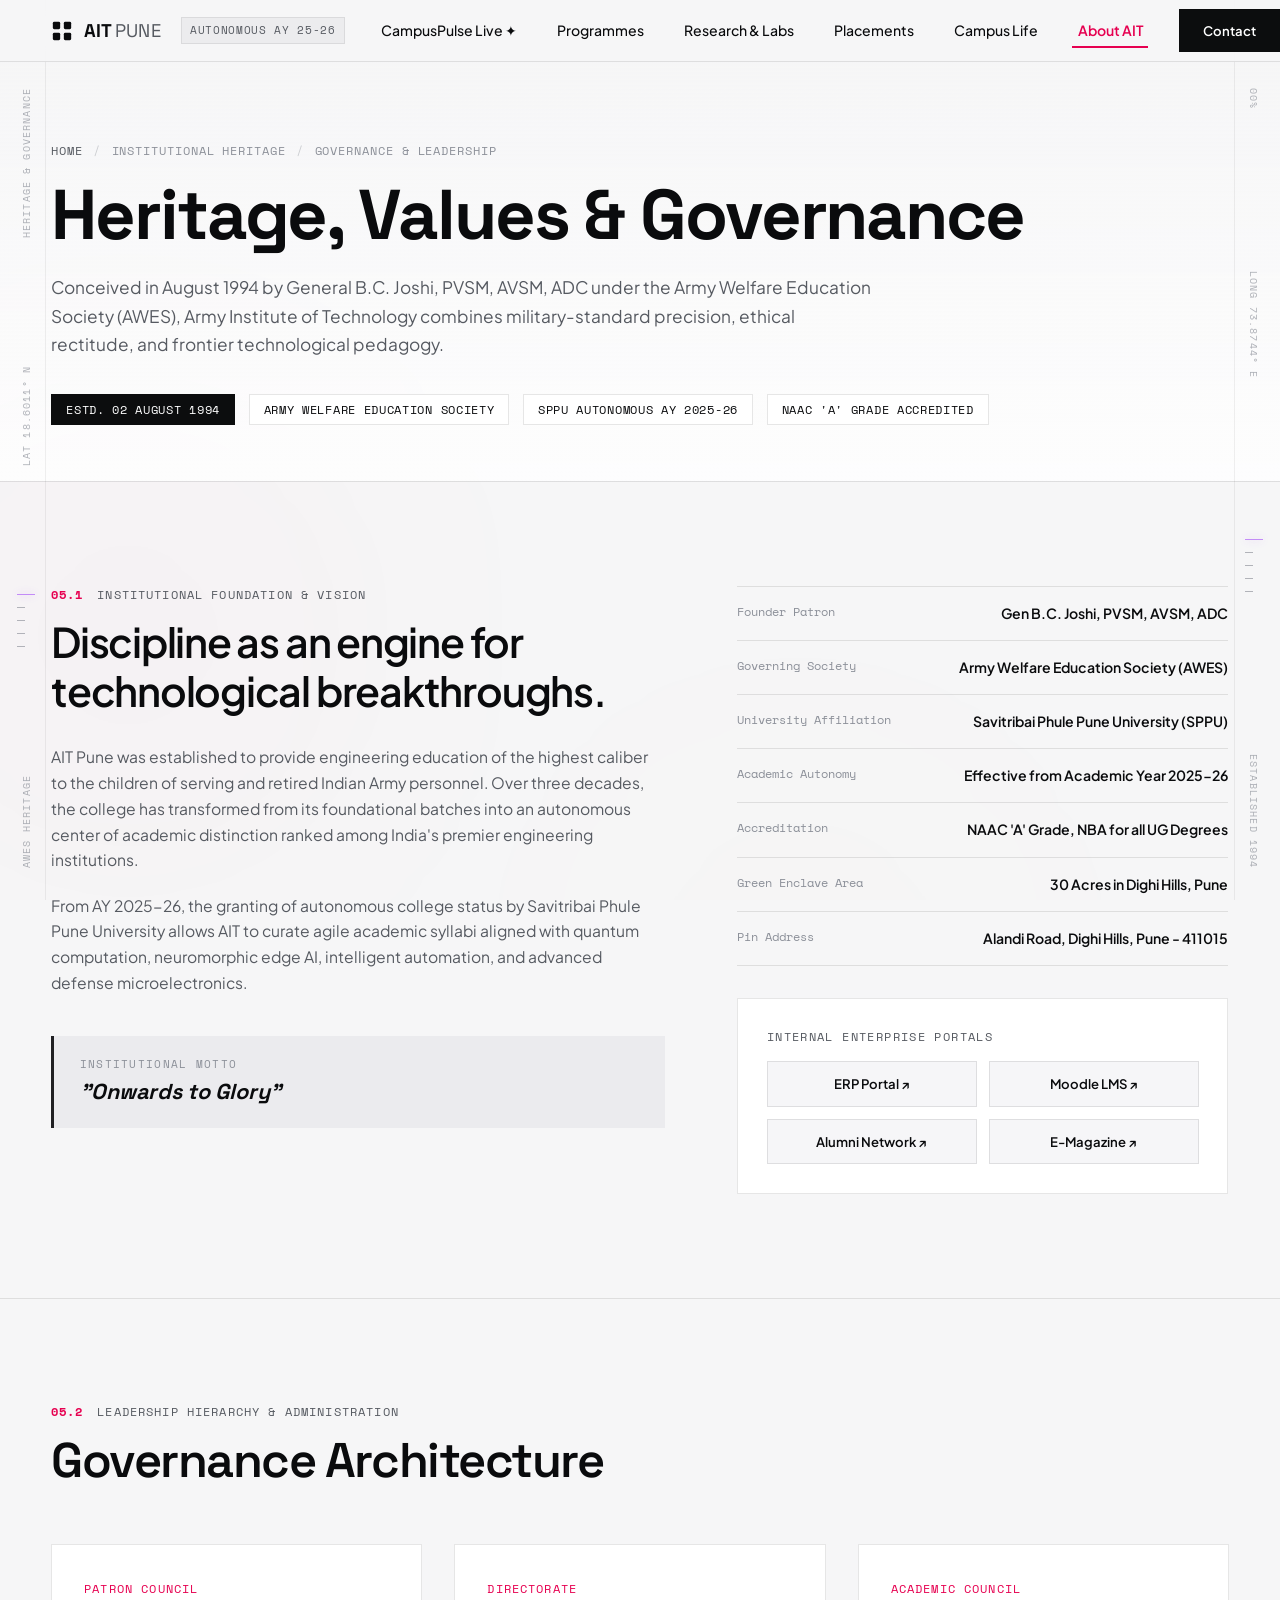
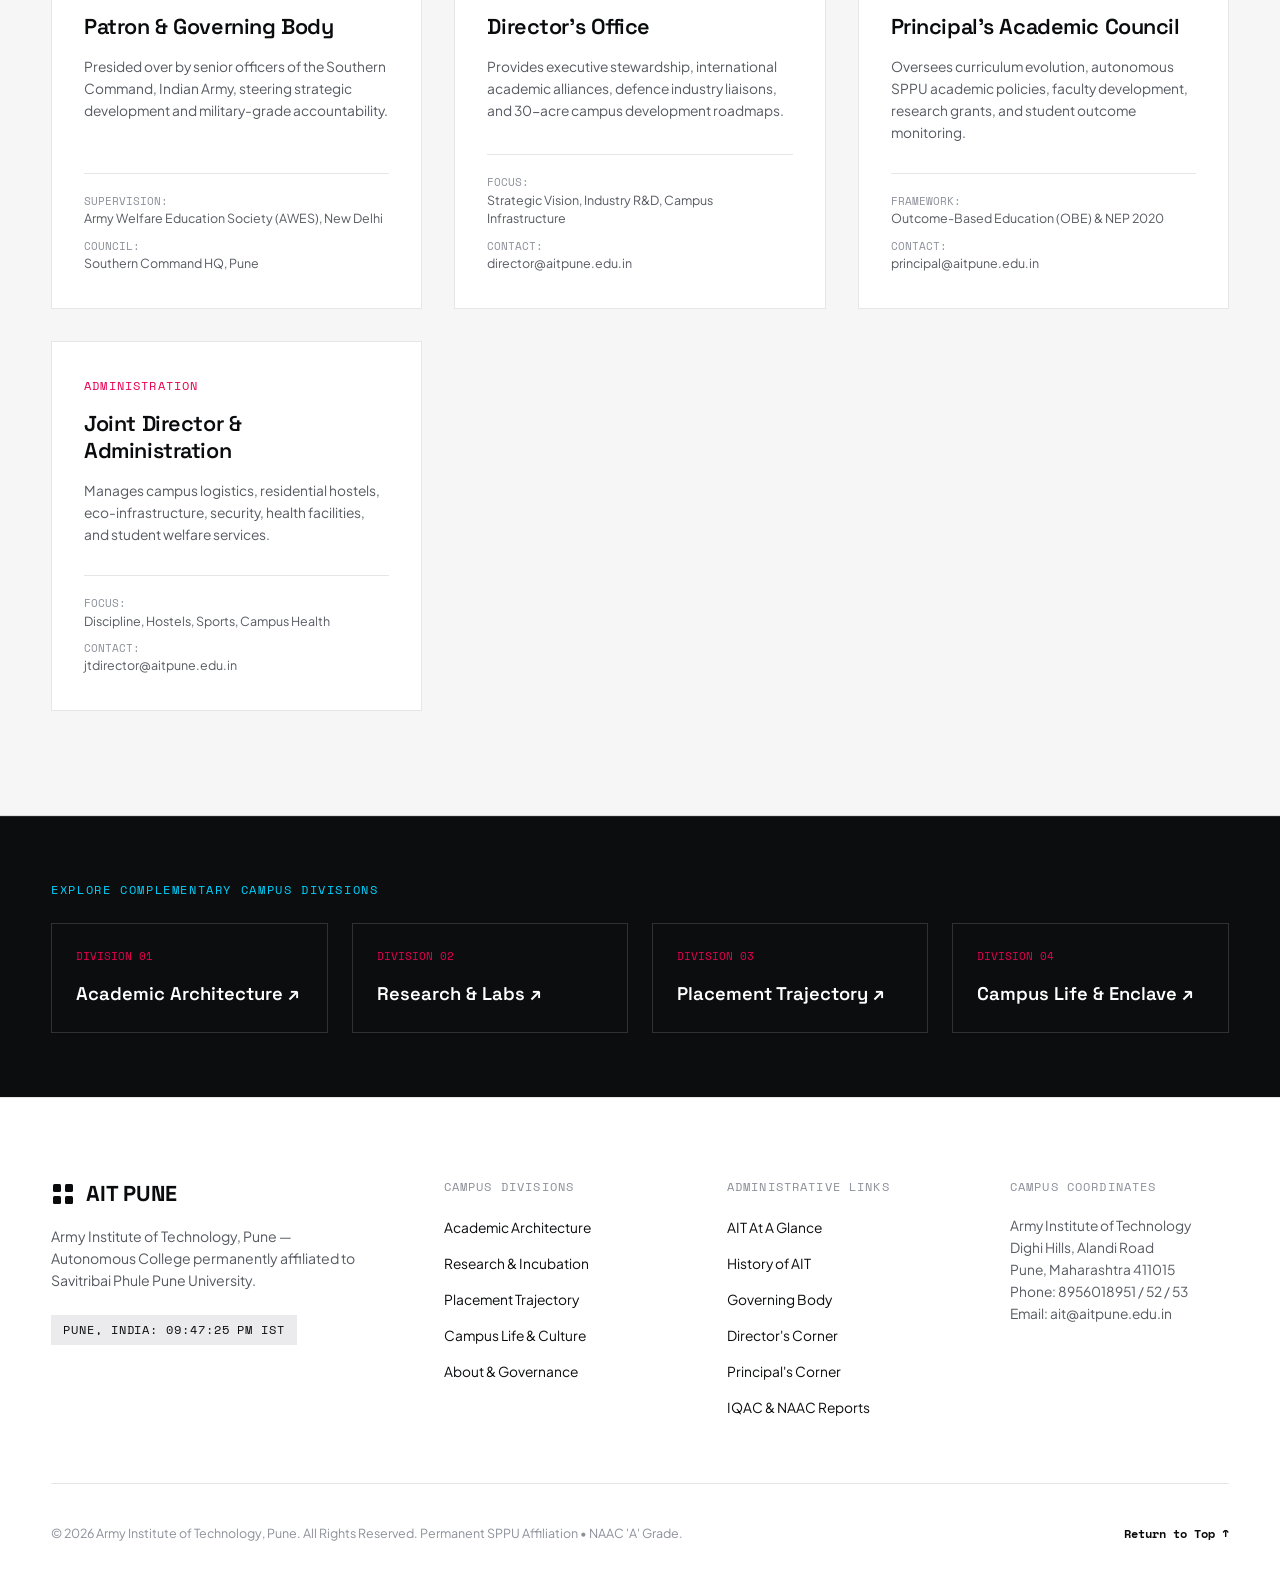
<file: about.html>
<!DOCTYPE html>
<html lang="en">
<head>
  <meta charset="UTF-8">
  <meta name="viewport" content="width=device-width, initial-scale=1.0">
  <title>About & Governance | AIT Pune — AWES Heritage & SPPU Autonomy</title>
  <meta name="description" content="Explore the history, military heritage, leadership governance, NAAC 'A' Grade accreditation, and autonomous charter of Army Institute of Technology (AIT) Pune.">
  <link rel="preconnect" href="https://fonts.googleapis.com">
  <link rel="preconnect" href="https://fonts.gstatic.com" crossorigin>
  <link href="https://fonts.googleapis.com/css2?family=Caveat:wght@600;700&family=Dancing+Script:wght@600;700&family=Plus+Jakarta+Sans:ital,wght@0,300;0,400;0,500;0,600;0,700;0,800;1,400&family=Space+Grotesk:wght@400;500;600;700&family=Space+Mono:wght@400;700&family=Syne:wght@600;700;800&display=swap" rel="stylesheet">
  <link rel="stylesheet" href="style.css">
</head>
<body class="editorial-theme">

  <!-- Top Precision Scroll Progress Bar -->
  <div class="scroll-progress-line" id="scroll-progress-line" aria-hidden="true"></div>

  <!-- Ambient Chromatic Optical Glow Layers -->
  <div class="ambient-glow-mesh" aria-hidden="true">
    <div class="glow-orb glow-magenta" id="glow-orb-magenta"></div>
    <div class="glow-orb glow-amber" id="glow-orb-amber"></div>
    <div class="glow-orb glow-violet" id="glow-orb-violet"></div>
  </div>

  <!-- Architectural Lateral Margin Coordinate Rails -->
  <div class="margin-rail margin-left" aria-hidden="true">
    <span class="rail-indicator">HERITAGE & GOVERNANCE</span>
    <span class="rail-coord">LAT 18.6011° N</span>
    <div class="rail-ticks">
      <span></span><span></span><span></span><span></span><span></span>
    </div>
    <span class="rail-marker">AWES HERITAGE</span>
  </div>

  <div class="margin-rail margin-right" aria-hidden="true">
    <span class="rail-indicator" id="scroll-percentage-text">00%</span>
    <span class="rail-coord">LONG 73.8744° E</span>
    <div class="rail-ticks">
      <span></span><span></span><span></span><span></span><span></span>
    </div>
    <span class="rail-marker">ESTABLISHED 1994</span>
  </div>

  <!-- Ambient Grid Background Canvas -->
  <canvas id="ambient-canvas" class="ambient-canvas" aria-hidden="true"></canvas>

  <!-- Top Navigation Header -->
  <header class="site-header" id="site-header">
    <div class="nav-brand">
      <a href="index.html" class="brand-link" id="brand-logo" aria-label="AIT Pune Home">
        <span class="brand-glyph">
          <svg width="22" height="22" viewBox="0 0 24 24" fill="currentColor">
            <rect x="2" y="2" width="8" height="8" rx="1.5"/>
            <rect x="14" y="2" width="8" height="8" rx="1.5"/>
            <rect x="2" y="14" width="8" height="8" rx="1.5"/>
            <rect x="14" y="14" width="8" height="8" rx="1.5"/>
          </svg>
        </span>
        <span class="brand-name">AIT<span class="brand-sub">PUNE</span></span>
      </a>
      <span class="status-indicator-badge">
        <span class="status-text">AUTONOMOUS AY 25-26</span>
      </span>
    </div>

    <nav class="center-nav" aria-label="Main Navigation">
      <ul class="nav-list">
        <li><a href="index.html#campuspulse-platform" class="nav-link">CampusPulse Live ✦</a></li>
        <li><a href="academics.html" class="nav-link">Programmes</a></li>
        <li><a href="research.html" class="nav-link">Research & Labs</a></li>
        <li><a href="placements.html" class="nav-link">Placements</a></li>
        <li><a href="campus-life.html" class="nav-link">Campus Life</a></li>
        <li><a href="about.html" class="nav-link active-branch">About AIT</a></li>
      </ul>
    </nav>

    <div class="nav-actions">
      <button class="contact-pill-btn" id="open-contact-btn" aria-label="Open Admissions & Contact Panel">
        Contact
      </button>
    </div>
  </header>

  <main>
    <!-- BRANCH HERO HEADER -->
    <section class="branch-hero-section">
      <div class="section-container">
        
        <div class="branch-breadcrumb">
          <a href="index.html">Home</a>
          <span class="sep">/</span>
          <span>Institutional Heritage</span>
          <span class="sep">/</span>
          <span>Governance & Leadership</span>
        </div>

        <h1 class="branch-display-title">Heritage, Values & Governance</h1>
        
        <p class="branch-lead-text">
          Conceived in August 1994 by General B.C. Joshi, PVSM, AVSM, ADC under the Army Welfare Education Society (AWES), 
          Army Institute of Technology combines military-standard precision, ethical rectitude, and frontier technological pedagogy.
        </p>

        <div class="branch-meta-row">
          <span class="branch-tag-pill highlight">ESTD. 02 AUGUST 1994</span>
          <span class="branch-tag-pill">ARMY WELFARE EDUCATION SOCIETY</span>
          <span class="branch-tag-pill">SPPU AUTONOMOUS AY 2025-26</span>
          <span class="branch-tag-pill">NAAC 'A' GRADE ACCREDITED</span>
        </div>

      </div>
    </section>

    <!-- HISTORICAL HERITAGE & PROSE -->
    <section class="content-section">
      <div class="section-container">
        
        <div class="about-hero-grid">
          
          <div class="about-left-text">
            <div class="section-tag-line">
              <span class="section-index">05.1</span>
              <span class="section-category">INSTITUTIONAL FOUNDATION & VISION</span>
            </div>
            <h2 class="about-headline">
              Discipline as an engine for technological breakthroughs.
            </h2>
            <div class="about-prose">
              <p>
                AIT Pune was established to provide engineering education of the highest caliber to the children of serving 
                and retired Indian Army personnel. Over three decades, the college has transformed from its foundational batches 
                into an autonomous center of academic distinction ranked among India's premier engineering institutions.
              </p>
              <p>
                From AY 2025-26, the granting of autonomous college status by Savitribai Phule Pune University allows AIT to curate 
                agile academic syllabi aligned with quantum computation, neuromorphic edge AI, intelligent automation, and advanced defense microelectronics.
              </p>
            </div>
            <div class="motto-box">
              <span class="motto-title">INSTITUTIONAL MOTTO</span>
              <span class="motto-text">"Onwards to Glory"</span>
            </div>
          </div>

          <div class="about-right-specs">
            <div class="spec-table">
              <div class="spec-row">
                <span class="spec-k">Founder Patron</span>
                <span class="spec-v">Gen B.C. Joshi, PVSM, AVSM, ADC</span>
              </div>
              <div class="spec-row">
                <span class="spec-k">Governing Society</span>
                <span class="spec-v">Army Welfare Education Society (AWES)</span>
              </div>
              <div class="spec-row">
                <span class="spec-k">University Affiliation</span>
                <span class="spec-v">Savitribai Phule Pune University (SPPU)</span>
              </div>
              <div class="spec-row">
                <span class="spec-k">Academic Autonomy</span>
                <span class="spec-v">Effective from Academic Year 2025-26</span>
              </div>
              <div class="spec-row">
                <span class="spec-k">Accreditation</span>
                <span class="spec-v">NAAC 'A' Grade, NBA for all UG Degrees</span>
              </div>
              <div class="spec-row">
                <span class="spec-k">Green Enclave Area</span>
                <span class="spec-v">30 Acres in Dighi Hills, Pune</span>
              </div>
              <div class="spec-row">
                <span class="spec-k">Pin Address</span>
                <span class="spec-v">Alandi Road, Dighi Hills, Pune - 411015</span>
              </div>
            </div>

            <div class="quick-portals-card">
              <span class="portal-hdr">INTERNAL ENTERPRISE PORTALS</span>
              <div class="portal-btn-row">
                <a href="https://erp.aitpune.edu.in:8006/" target="_blank" rel="noopener noreferrer">ERP Portal ↗</a>
                <a href="https://moodle.aitpune.edu.in/" target="_blank" rel="noopener noreferrer">Moodle LMS ↗</a>
                <a href="https://alumni.aitpune.edu.in" target="_blank" rel="noopener noreferrer">Alumni Network ↗</a>
                <a href="https://www.aitpune.com/emagazine.aspx" target="_blank" rel="noopener noreferrer">E-Magazine ↗</a>
              </div>
            </div>
          </div>

        </div>

      </div>
    </section>

    <!-- LEADERSHIP & GOVERNANCE STRUCTURE -->
    <section class="content-section">
      <div class="section-container">
        
        <div class="section-header-block">
          <div class="section-tag-line">
            <span class="section-index">05.2</span>
            <span class="section-category">LEADERSHIP HIERARCHY & ADMINISTRATION</span>
          </div>
          <h2 class="section-display-h2">Governance Architecture</h2>
        </div>

        <div class="research-showcase-grid">
          
          <div class="research-focus-card" style="background:#ffffff; color:var(--text-primary); border:1px solid var(--border-hairline);">
            <div class="rf-index">PATRON COUNCIL</div>
            <h3 class="rf-title" style="color:var(--text-primary);">Patron & Governing Body</h3>
            <p class="rf-desc" style="color:var(--text-secondary);">
              Presided over by senior officers of the Southern Command, Indian Army, steering strategic development and military-grade accountability.
            </p>
            <ul class="rf-specs" style="border-top:1px solid var(--border-hairline);">
              <li style="color:var(--text-secondary);"><span style="color:var(--text-muted);">Supervision:</span> Army Welfare Education Society (AWES), New Delhi</li>
              <li style="color:var(--text-secondary);"><span style="color:var(--text-muted);">Council:</span> Southern Command HQ, Pune</li>
            </ul>
          </div>

          <div class="research-focus-card" style="background:#ffffff; color:var(--text-primary); border:1px solid var(--border-hairline);">
            <div class="rf-index">DIRECTORATE</div>
            <h3 class="rf-title" style="color:var(--text-primary);">Director's Office</h3>
            <p class="rf-desc" style="color:var(--text-secondary);">
              Provides executive stewardship, international academic alliances, defence industry liaisons, and 30-acre campus development roadmaps.
            </p>
            <ul class="rf-specs" style="border-top:1px solid var(--border-hairline);">
              <li style="color:var(--text-secondary);"><span style="color:var(--text-muted);">Focus:</span> Strategic Vision, Industry R&D, Campus Infrastructure</li>
              <li style="color:var(--text-secondary);"><span style="color:var(--text-muted);">Contact:</span> director@aitpune.edu.in</li>
            </ul>
          </div>

          <div class="research-focus-card" style="background:#ffffff; color:var(--text-primary); border:1px solid var(--border-hairline);">
            <div class="rf-index">ACADEMIC COUNCIL</div>
            <h3 class="rf-title" style="color:var(--text-primary);">Principal's Academic Council</h3>
            <p class="rf-desc" style="color:var(--text-secondary);">
              Oversees curriculum evolution, autonomous SPPU academic policies, faculty development, research grants, and student outcome monitoring.
            </p>
            <ul class="rf-specs" style="border-top:1px solid var(--border-hairline);">
              <li style="color:var(--text-secondary);"><span style="color:var(--text-muted);">Framework:</span> Outcome-Based Education (OBE) & NEP 2020</li>
              <li style="color:var(--text-secondary);"><span style="color:var(--text-muted);">Contact:</span> principal@aitpune.edu.in</li>
            </ul>
          </div>

          <div class="research-focus-card" style="background:#ffffff; color:var(--text-primary); border:1px solid var(--border-hairline);">
            <div class="rf-index">ADMINISTRATION</div>
            <h3 class="rf-title" style="color:var(--text-primary);">Joint Director & Administration</h3>
            <p class="rf-desc" style="color:var(--text-secondary);">
              Manages campus logistics, residential hostels, eco-infrastructure, security, health facilities, and student welfare services.
            </p>
            <ul class="rf-specs" style="border-top:1px solid var(--border-hairline);">
              <li style="color:var(--text-secondary);"><span style="color:var(--text-muted);">Focus:</span> Discipline, Hostels, Sports, Campus Health</li>
              <li style="color:var(--text-secondary);"><span style="color:var(--text-muted);">Contact:</span> jtdirector@aitpune.edu.in</li>
            </ul>
          </div>

        </div>

      </div>
    </section>

    <!-- BRANCH JUMP STRIP -->
    <div class="branch-jump-strip">
      <div class="section-container">
        <div class="jump-strip-header">EXPLORE COMPLEMENTARY CAMPUS DIVISIONS</div>
        <div class="jump-links-grid">
          <a href="academics.html" class="jump-link-item">
            <span class="jump-link-num">DIVISION 01</span>
            <span class="jump-link-label">Academic Architecture ↗</span>
          </a>
          <a href="research.html" class="jump-link-item">
            <span class="jump-link-num">DIVISION 02</span>
            <span class="jump-link-label">Research & Labs ↗</span>
          </a>
          <a href="placements.html" class="jump-link-item">
            <span class="jump-link-num">DIVISION 03</span>
            <span class="jump-link-label">Placement Trajectory ↗</span>
          </a>
          <a href="campus-life.html" class="jump-link-item">
            <span class="jump-link-num">DIVISION 04</span>
            <span class="jump-link-label">Campus Life & Enclave ↗</span>
          </a>
        </div>
      </div>
    </div>

  </main>

  <!-- EDITORIAL FOOTER -->
  <footer class="site-footer">
    <div class="footer-container">
      
      <div class="footer-top-row">
        <div class="footer-brand-meta">
          <div class="f-logo">
            <svg width="24" height="24" viewBox="0 0 24 24" fill="currentColor">
              <rect x="2" y="2" width="8" height="8" rx="1.5"/>
              <rect x="14" y="2" width="8" height="8" rx="1.5"/>
              <rect x="2" y="14" width="8" height="8" rx="1.5"/>
              <rect x="14" y="14" width="8" height="8" rx="1.5"/>
            </svg>
            <span>AIT PUNE</span>
          </div>
          <p class="f-subtext">Army Institute of Technology, Pune — Autonomous College permanently affiliated to Savitribai Phule Pune University.</p>
          <div class="f-live-clock" id="f-live-clock">PUNE, INDIA: --:--:-- IST</div>
        </div>

        <div class="footer-links-col">
          <span class="col-title">Campus Divisions</span>
          <ul>
            <li><a href="academics.html">Academic Architecture</a></li>
            <li><a href="research.html">Research & Incubation</a></li>
            <li><a href="placements.html">Placement Trajectory</a></li>
            <li><a href="campus-life.html">Campus Life & Culture</a></li>
            <li><a href="about.html">About & Governance</a></li>
          </ul>
        </div>

        <div class="footer-links-col">
          <span class="col-title">Administrative Links</span>
          <ul>
            <li><a href="https://www.aitpune.com/AITataglance.aspx" target="_blank">AIT At A Glance</a></li>
            <li><a href="https://www.aitpune.com/History-AIT.aspx" target="_blank">History of AIT</a></li>
            <li><a href="https://www.aitpune.com/Governing-Body.aspx" target="_blank">Governing Body</a></li>
            <li><a href="https://www.aitpune.com/Director.aspx" target="_blank">Director's Corner</a></li>
            <li><a href="https://www.aitpune.com/Principal.aspx" target="_blank">Principal's Corner</a></li>
            <li><a href="https://www.aitpune.com/NAACReports.aspx" target="_blank">IQAC & NAAC Reports</a></li>
          </ul>
        </div>

        <div class="footer-links-col">
          <span class="col-title">Campus Coordinates</span>
          <address class="f-address">
            Army Institute of Technology<br>
            Dighi Hills, Alandi Road<br>
            Pune, Maharashtra 411015<br>
            Phone: 8956018951 / 52 / 53<br>
            Email: ait@aitpune.edu.in
          </address>
        </div>
      </div>

      <div class="footer-bottom-row">
        <div class="copy-note">
          © 2026 Army Institute of Technology, Pune. All Rights Reserved. Permanent SPPU Affiliation • NAAC 'A' Grade.
        </div>
        <div class="footer-back-to-top">
          <a href="#" id="back-to-top-btn">Return to Top ↑</a>
        </div>
      </div>

    </div>
  </footer>

  <!-- ADMISSIONS & CONTACT MODAL DRAWER -->
  <div class="side-drawer-backdrop" id="contact-drawer-backdrop" aria-hidden="true">
    <aside class="side-drawer-panel" id="contact-drawer-panel" role="dialog" aria-modal="true" aria-labelledby="drawer-title">
      <div class="drawer-header">
        <div class="drawer-header-meta">
          <span class="drawer-pill">CAMPUS ENQUIRY & ADMISSIONS</span>
          <h3 id="drawer-title">Connect with AIT Pune</h3>
        </div>
        <button class="drawer-close-btn" id="close-drawer-btn" aria-label="Close Contact Panel">✕</button>
      </div>

      <div class="drawer-body">
        <p class="drawer-intro">
          Please submit your administrative or admissions query. The General Administration Office at Dighi Hills will respond shortly.
        </p>

        <form class="drawer-form" id="campus-inquiry-form" onsubmit="return false;">
          <div class="form-group">
            <label for="form-name">Inquirer Name *</label>
            <input type="text" id="form-name" placeholder="e.g. Col R. K. Singh / Priya Sharma" required>
          </div>

          <div class="form-group">
            <label for="form-email">Email Address *</label>
            <input type="email" id="form-email" placeholder="name@domain.com" required>
          </div>

          <div class="form-group">
            <label for="form-phone">Contact Number *</label>
            <input type="tel" id="form-phone" placeholder="+91 98765 43210" required>
          </div>

          <div class="form-group">
            <label for="form-category">Inquiry Focus</label>
            <select id="form-category">
              <option value="admin">General Administration & Governance</option>
              <option value="ug-comp">Admissions AY 2026-27</option>
              <option value="alumni">Alumni Relations & Endowments</option>
              <option value="tenders">Tenders, Quotations & Vendor RFP</option>
            </select>
          </div>

          <div class="form-group">
            <label for="form-message">Specific Query</label>
            <textarea id="form-message" rows="4" placeholder="Detail your administrative or governance inquiry..."></textarea>
          </div>

          <button type="submit" class="form-submit-btn" id="submit-inquiry-btn">
            <span>Dispatch Inquiry</span>
            <span>→</span>
          </button>
          
          <div class="form-status-alert" id="form-status-alert"></div>
        </form>

        <div class="drawer-office-info">
          <h4>Administration Headquarters Direct</h4>
          <p>Dighi Hills, Pune-411015 | Helpdesk: 8956018951 / 52 / 53</p>
          <p>Joint Director & Registrar: ait@aitpune.edu.in</p>
        </div>
      </div>
    </aside>
  </div>

  <script src="script.js"></script>
</body>
</html>
</file>
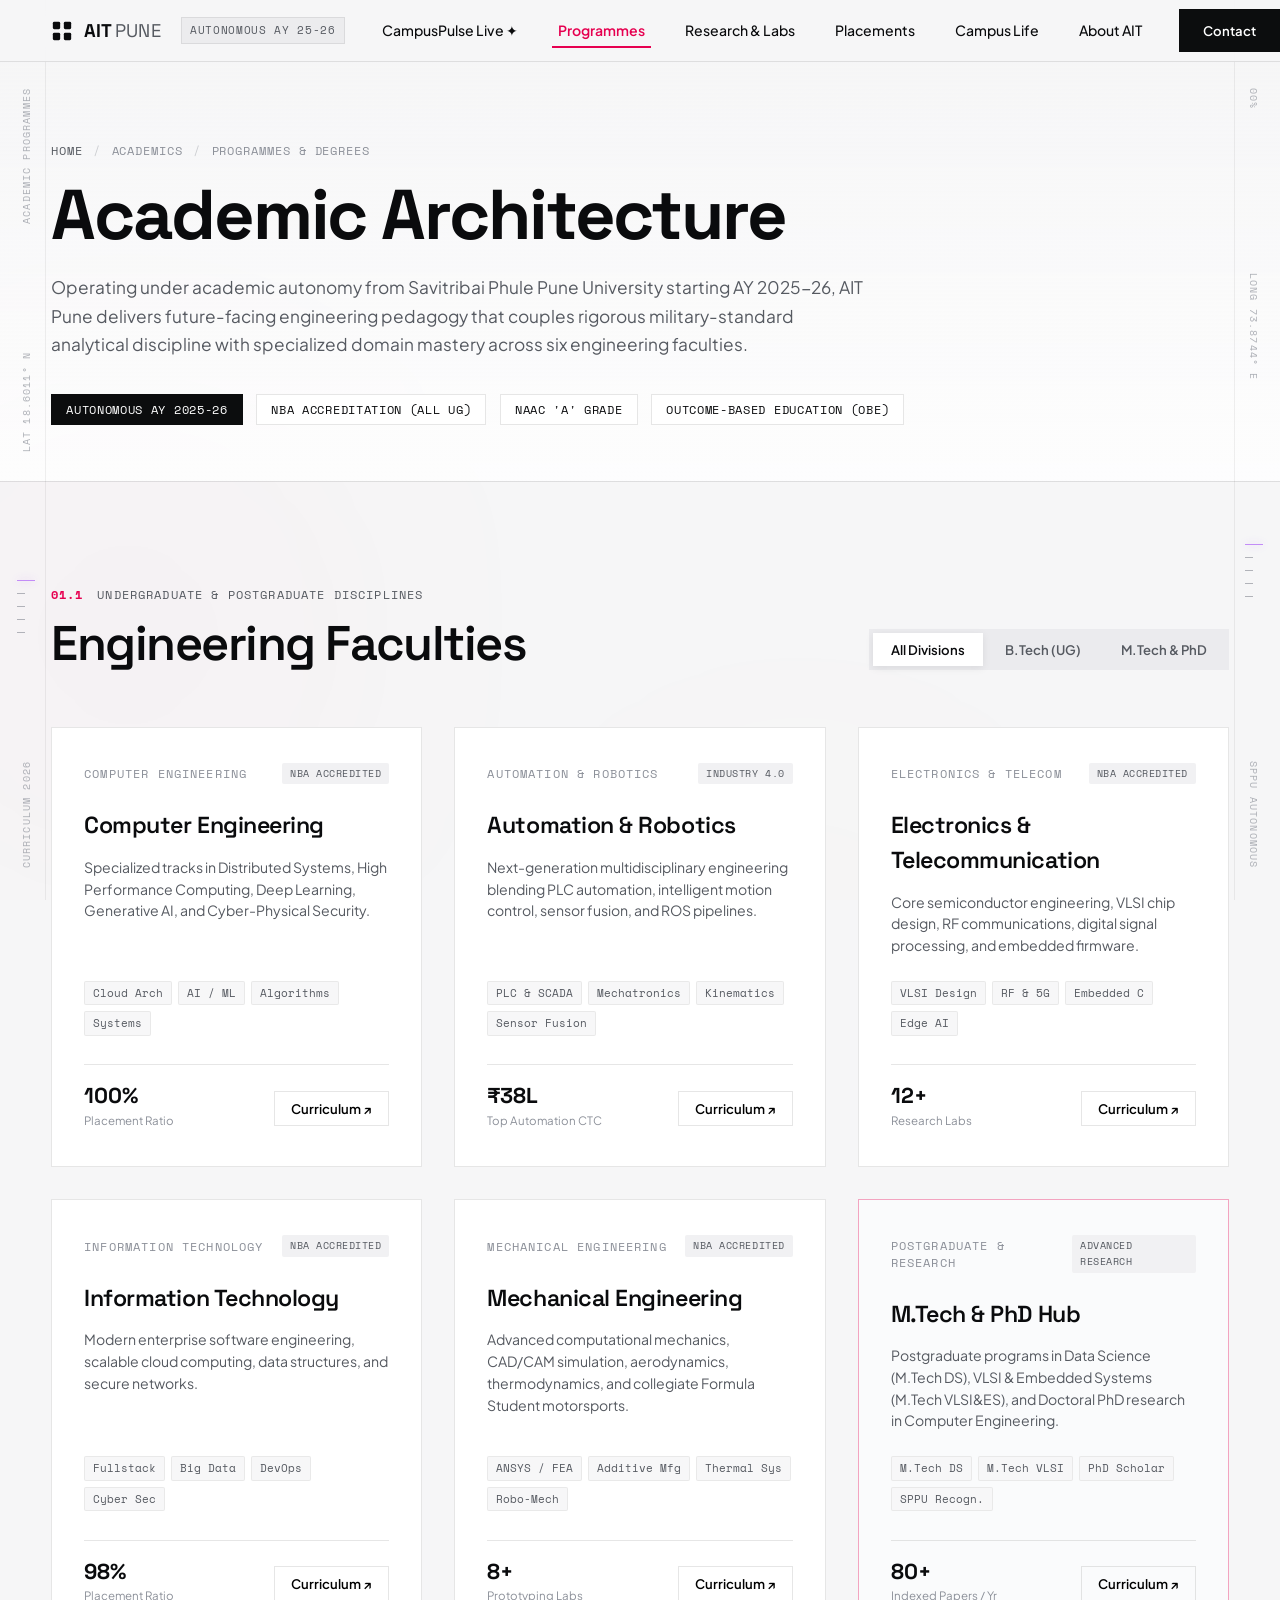
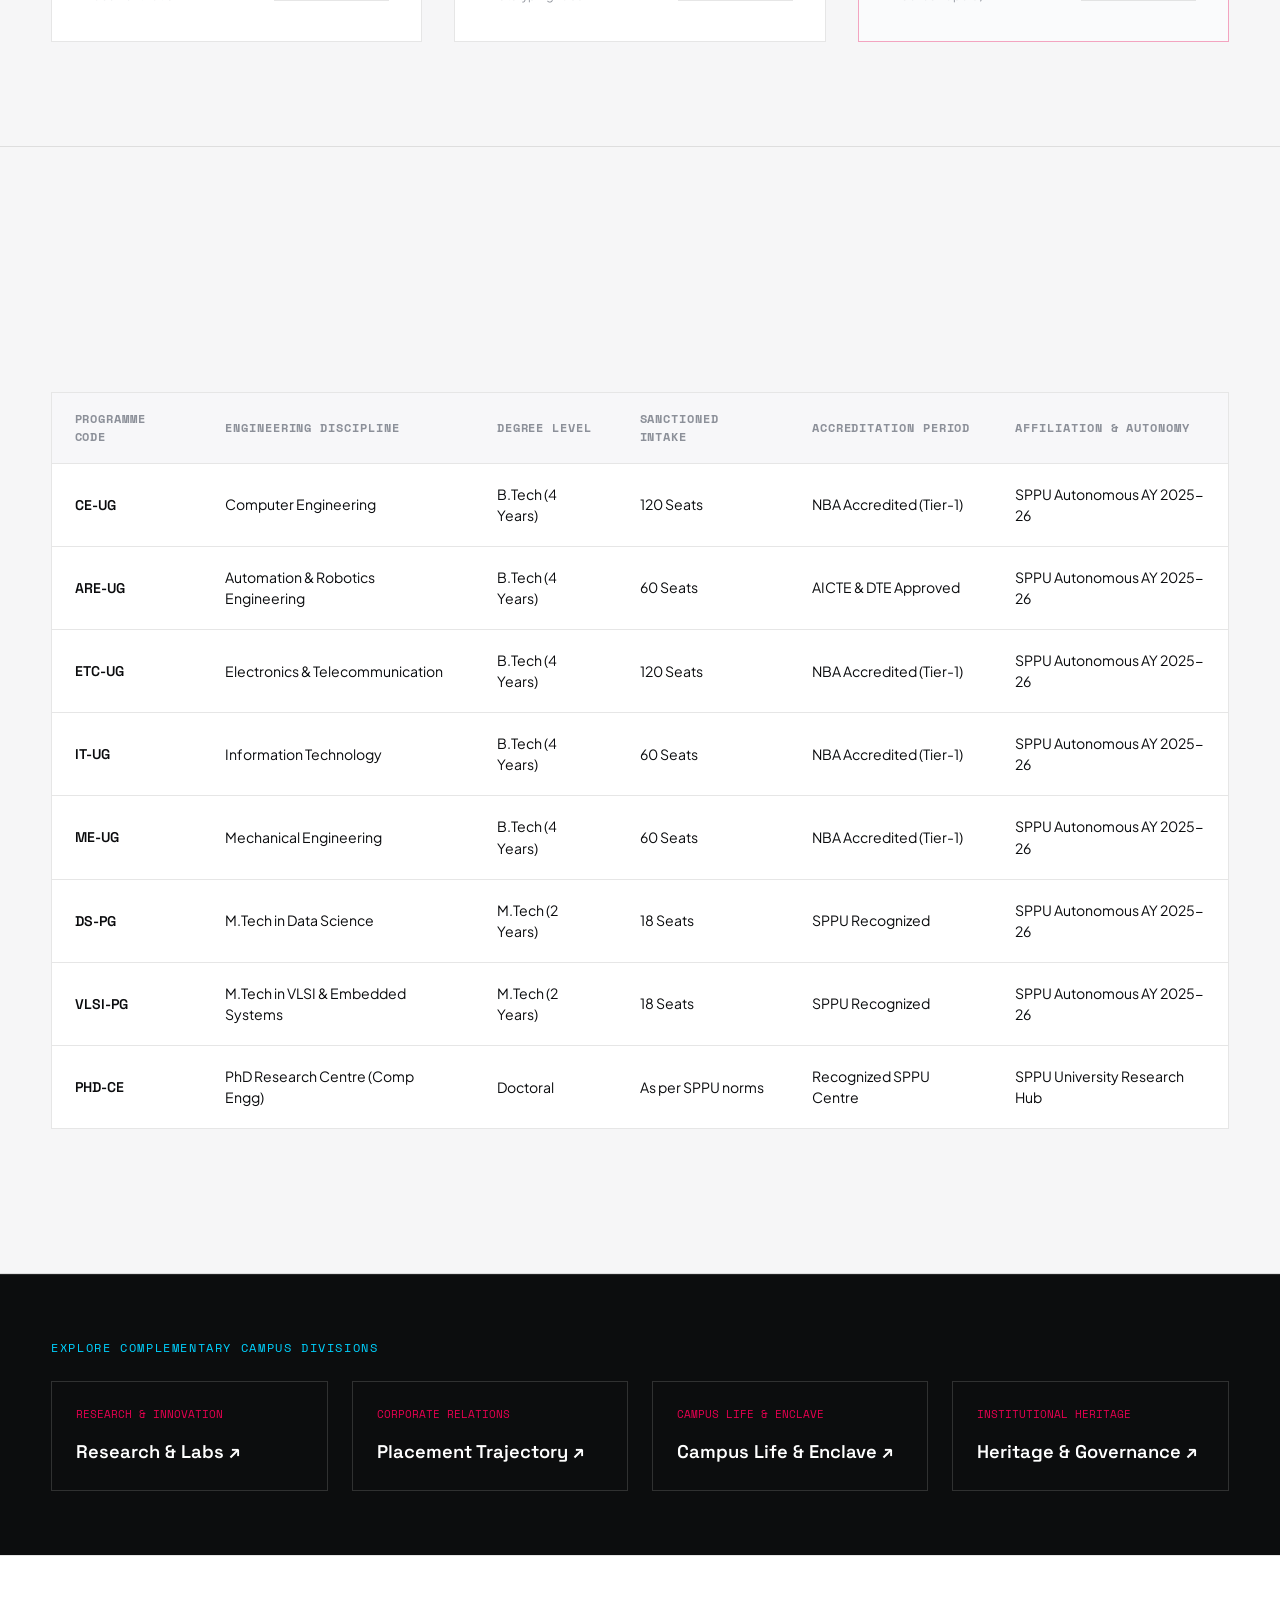
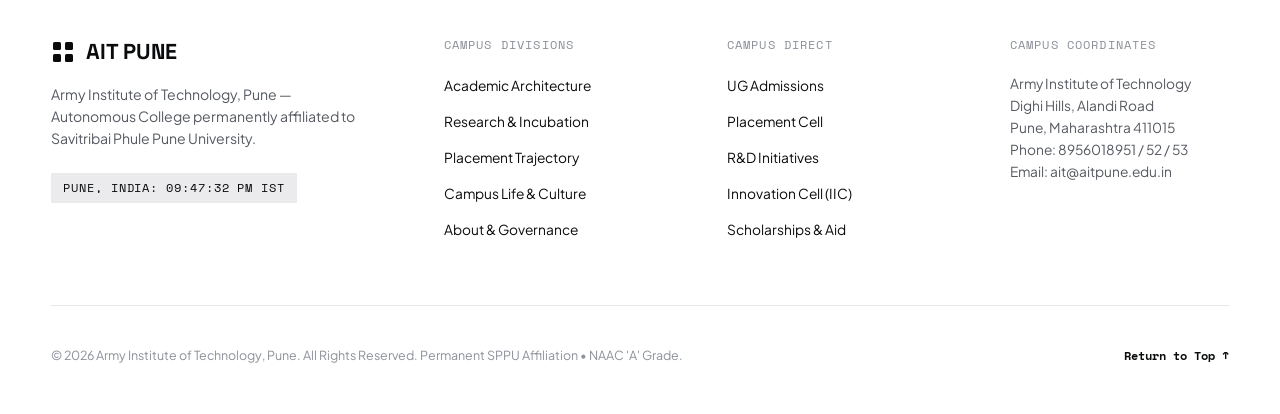
<file: academics.html>
<!DOCTYPE html>
<html lang="en">
<head>
  <meta charset="UTF-8">
  <meta name="viewport" content="width=device-width, initial-scale=1.0">
  <title>Academic Programmes | AIT Pune — Autonomous Engineering Architecture</title>
  <meta name="description" content="Explore undergraduate B.Tech, postgraduate M.Tech, and doctoral PhD engineering programmes at Army Institute of Technology (AIT) Pune. NBA Accredited, SPPU Autonomous.">
  <link rel="preconnect" href="https://fonts.googleapis.com">
  <link rel="preconnect" href="https://fonts.gstatic.com" crossorigin>
  <link href="https://fonts.googleapis.com/css2?family=Caveat:wght@600;700&family=Dancing+Script:wght@600;700&family=Plus+Jakarta+Sans:ital,wght@0,300;0,400;0,500;0,600;0,700;0,800;1,400&family=Space+Grotesk:wght@400;500;600;700&family=Space+Mono:wght@400;700&family=Syne:wght@600;700;800&display=swap" rel="stylesheet">
  <link rel="stylesheet" href="style.css">
</head>
<body class="editorial-theme">

  <!-- Top Precision Scroll Progress Bar -->
  <div class="scroll-progress-line" id="scroll-progress-line" aria-hidden="true"></div>

  <!-- Ambient Chromatic Optical Glow Layers -->
  <div class="ambient-glow-mesh" aria-hidden="true">
    <div class="glow-orb glow-magenta" id="glow-orb-magenta"></div>
    <div class="glow-orb glow-amber" id="glow-orb-amber"></div>
    <div class="glow-orb glow-violet" id="glow-orb-violet"></div>
  </div>

  <!-- Architectural Lateral Margin Coordinate Rails -->
  <div class="margin-rail margin-left" aria-hidden="true">
    <span class="rail-indicator">ACADEMIC PROGRAMMES</span>
    <span class="rail-coord">LAT 18.6011° N</span>
    <div class="rail-ticks">
      <span></span><span></span><span></span><span></span><span></span>
    </div>
    <span class="rail-marker">CURRICULUM 2026</span>
  </div>

  <div class="margin-rail margin-right" aria-hidden="true">
    <span class="rail-indicator" id="scroll-percentage-text">00%</span>
    <span class="rail-coord">LONG 73.8744° E</span>
    <div class="rail-ticks">
      <span></span><span></span><span></span><span></span><span></span>
    </div>
    <span class="rail-marker">SPPU AUTONOMOUS</span>
  </div>

  <!-- Ambient Grid Background Canvas -->
  <canvas id="ambient-canvas" class="ambient-canvas" aria-hidden="true"></canvas>

  <!-- Top Navigation Header -->
  <header class="site-header" id="site-header">
    <div class="nav-brand">
      <a href="index.html" class="brand-link" id="brand-logo" aria-label="AIT Pune Home">
        <span class="brand-glyph">
          <svg width="22" height="22" viewBox="0 0 24 24" fill="currentColor">
            <rect x="2" y="2" width="8" height="8" rx="1.5"/>
            <rect x="14" y="2" width="8" height="8" rx="1.5"/>
            <rect x="2" y="14" width="8" height="8" rx="1.5"/>
            <rect x="14" y="14" width="8" height="8" rx="1.5"/>
          </svg>
        </span>
        <span class="brand-name">AIT<span class="brand-sub">PUNE</span></span>
      </a>
      <span class="status-indicator-badge">
        <span class="status-text">AUTONOMOUS AY 25-26</span>
      </span>
    </div>

    <nav class="center-nav" aria-label="Main Navigation">
      <ul class="nav-list">
        <li><a href="index.html#campuspulse-platform" class="nav-link">CampusPulse Live ✦</a></li>
        <li><a href="academics.html" class="nav-link active-branch">Programmes</a></li>
        <li><a href="research.html" class="nav-link">Research & Labs</a></li>
        <li><a href="placements.html" class="nav-link">Placements</a></li>
        <li><a href="campus-life.html" class="nav-link">Campus Life</a></li>
        <li><a href="about.html" class="nav-link">About AIT</a></li>
      </ul>
    </nav>

    <div class="nav-actions">
      <button class="contact-pill-btn" id="open-contact-btn" aria-label="Open Admissions & Contact Panel">
        Contact
      </button>
    </div>
  </header>

  <main>
    <!-- BRANCH HERO HEADER -->
    <section class="branch-hero-section">
      <div class="section-container">
        
        <div class="branch-breadcrumb">
          <a href="index.html">Home</a>
          <span class="sep">/</span>
          <span>Academics</span>
          <span class="sep">/</span>
          <span>Programmes & Degrees</span>
        </div>

        <h1 class="branch-display-title">Academic Architecture</h1>
        
        <p class="branch-lead-text">
          Operating under academic autonomy from Savitribai Phule Pune University starting AY 2025-26, 
          AIT Pune delivers future-facing engineering pedagogy that couples rigorous military-standard analytical discipline 
          with specialized domain mastery across six engineering faculties.
        </p>

        <div class="branch-meta-row">
          <span class="branch-tag-pill highlight">AUTONOMOUS AY 2025-26</span>
          <span class="branch-tag-pill">NBA ACCREDITATION (ALL UG)</span>
          <span class="branch-tag-pill">NAAC 'A' GRADE</span>
          <span class="branch-tag-pill">OUTCOME-BASED EDUCATION (OBE)</span>
        </div>

      </div>
    </section>

    <!-- PROGRAMME SHOWCASE SECTION -->
    <section class="content-section">
      <div class="section-container">
        
        <div class="section-header-block">
          <div class="section-tag-line">
            <span class="section-index">01.1</span>
            <span class="section-category">UNDERGRADUATE & POSTGRADUATE DISCIPLINES</span>
          </div>
          <div class="section-title-row">
            <h2 class="section-display-h2">Engineering Faculties</h2>
            <div class="filter-switch-group" role="tablist">
              <button class="filter-tab active" data-filter="all" role="tab">All Divisions</button>
              <button class="filter-tab" data-filter="ug" role="tab">B.Tech (UG)</button>
              <button class="filter-tab" data-filter="pg" role="tab">M.Tech & PhD</button>
            </div>
          </div>
        </div>

        <div class="dept-grid" id="dept-grid">
          
          <!-- Computer Engineering -->
          <article class="dept-card" data-category="ug">
            <div class="dept-top">
              <span class="dept-code">COMPUTER ENGINEERING</span>
              <span class="dept-badge">NBA ACCREDITED</span>
            </div>
            <h3 class="dept-name">Computer Engineering</h3>
            <p class="dept-summary">
              Specialized tracks in Distributed Systems, High Performance Computing, Deep Learning, Generative AI, and Cyber-Physical Security.
            </p>
            <div class="dept-tech-tags">
              <span>Cloud Arch</span>
              <span>AI / ML</span>
              <span>Algorithms</span>
              <span>Systems</span>
            </div>
            <div class="dept-footer">
              <div class="dept-metric">
                <span class="metric-val">100%</span>
                <span class="metric-lbl">Placement Ratio</span>
              </div>
              <button class="dept-action-btn" data-dept="comp">Curriculum ↗</button>
            </div>
          </article>

          <!-- Automation & Robotics -->
          <article class="dept-card" data-category="ug">
            <div class="dept-top">
              <span class="dept-code">AUTOMATION & ROBOTICS</span>
              <span class="dept-badge">INDUSTRY 4.0</span>
            </div>
            <h3 class="dept-name">Automation & Robotics</h3>
            <p class="dept-summary">
              Next-generation multidisciplinary engineering blending PLC automation, intelligent motion control, sensor fusion, and ROS pipelines.
            </p>
            <div class="dept-tech-tags">
              <span>PLC & SCADA</span>
              <span>Mechatronics</span>
              <span>Kinematics</span>
              <span>Sensor Fusion</span>
            </div>
            <div class="dept-footer">
              <div class="dept-metric">
                <span class="metric-val">₹38L</span>
                <span class="metric-lbl">Top Automation CTC</span>
              </div>
              <button class="dept-action-btn" data-dept="robotics">Curriculum ↗</button>
            </div>
          </article>

          <!-- Electronics & Telecommunication -->
          <article class="dept-card" data-category="ug">
            <div class="dept-top">
              <span class="dept-code">ELECTRONICS & TELECOM</span>
              <span class="dept-badge">NBA ACCREDITED</span>
            </div>
            <h3 class="dept-name">Electronics & Telecommunication</h3>
            <p class="dept-summary">
              Core semiconductor engineering, VLSI chip design, RF communications, digital signal processing, and embedded firmware.
            </p>
            <div class="dept-tech-tags">
              <span>VLSI Design</span>
              <span>RF & 5G</span>
              <span>Embedded C</span>
              <span>Edge AI</span>
            </div>
            <div class="dept-footer">
              <div class="dept-metric">
                <span class="metric-val">12+</span>
                <span class="metric-lbl">Research Labs</span>
              </div>
              <button class="dept-action-btn" data-dept="etc">Curriculum ↗</button>
            </div>
          </article>

          <!-- Information Technology -->
          <article class="dept-card" data-category="ug">
            <div class="dept-top">
              <span class="dept-code">INFORMATION TECHNOLOGY</span>
              <span class="dept-badge">NBA ACCREDITED</span>
            </div>
            <h3 class="dept-name">Information Technology</h3>
            <p class="dept-summary">
              Modern enterprise software engineering, scalable cloud computing, data structures, and secure networks.
            </p>
            <div class="dept-tech-tags">
              <span>Fullstack</span>
              <span>Big Data</span>
              <span>DevOps</span>
              <span>Cyber Sec</span>
            </div>
            <div class="dept-footer">
              <div class="dept-metric">
                <span class="metric-val">98%</span>
                <span class="metric-lbl">Placement Ratio</span>
              </div>
              <button class="dept-action-btn" data-dept="it">Curriculum ↗</button>
            </div>
          </article>

          <!-- Mechanical Engineering -->
          <article class="dept-card" data-category="ug">
            <div class="dept-top">
              <span class="dept-code">MECHANICAL ENGINEERING</span>
              <span class="dept-badge">NBA ACCREDITED</span>
            </div>
            <h3 class="dept-name">Mechanical Engineering</h3>
            <p class="dept-summary">
              Advanced computational mechanics, CAD/CAM simulation, aerodynamics, thermodynamics, and collegiate Formula Student motorsports.
            </p>
            <div class="dept-tech-tags">
              <span>ANSYS / FEA</span>
              <span>Additive Mfg</span>
              <span>Thermal Sys</span>
              <span>Robo-Mech</span>
            </div>
            <div class="dept-footer">
              <div class="dept-metric">
                <span class="metric-val">8+</span>
                <span class="metric-lbl">Prototyping Labs</span>
              </div>
              <button class="dept-action-btn" data-dept="mech">Curriculum ↗</button>
            </div>
          </article>

          <!-- Postgraduate & PhD Research -->
          <article class="dept-card highlighted-dept" data-category="pg">
            <div class="dept-top">
              <span class="dept-code">POSTGRADUATE & RESEARCH</span>
              <span class="dept-badge">ADVANCED RESEARCH</span>
            </div>
            <h3 class="dept-name">M.Tech & PhD Hub</h3>
            <p class="dept-summary">
              Postgraduate programs in Data Science (M.Tech DS), VLSI & Embedded Systems (M.Tech VLSI&ES), and Doctoral PhD research in Computer Engineering.
            </p>
            <div class="dept-tech-tags">
              <span>M.Tech DS</span>
              <span>M.Tech VLSI</span>
              <span>PhD Scholar</span>
              <span>SPPU Recogn.</span>
            </div>
            <div class="dept-footer">
              <div class="dept-metric">
                <span class="metric-val">80+</span>
                <span class="metric-lbl">Indexed Papers / Yr</span>
              </div>
              <button class="dept-action-btn" data-dept="pg">Curriculum ↗</button>
            </div>
          </article>

        </div>

      </div>
    </section>

    <!-- DETAILED INTAKE & ACCREDITATION MATRIX -->
    <section class="content-section">
      <div class="section-container">
        
        <div class="section-header-block">
          <div class="section-tag-line">
            <span class="section-index">01.2</span>
            <span class="section-category">CURRICULAR BENCHMARKS & SANCTIONED SEATS</span>
          </div>
          <h2 class="section-display-h2">Academic Sanction & Intake Matrix</h2>
        </div>

        <div class="table-responsive-wrapper">
          <table class="detailed-table">
            <thead>
              <tr>
                <th>Programme Code</th>
                <th>Engineering Discipline</th>
                <th>Degree Level</th>
                <th>Sanctioned Intake</th>
                <th>Accreditation Period</th>
                <th>Affiliation & Autonomy</th>
              </tr>
            </thead>
            <tbody>
              <tr>
                <td><strong>CE-UG</strong></td>
                <td>Computer Engineering</td>
                <td>B.Tech (4 Years)</td>
                <td>120 Seats</td>
                <td>NBA Accredited (Tier-1)</td>
                <td>SPPU Autonomous AY 2025-26</td>
              </tr>
              <tr>
                <td><strong>ARE-UG</strong></td>
                <td>Automation & Robotics Engineering</td>
                <td>B.Tech (4 Years)</td>
                <td>60 Seats</td>
                <td>AICTE & DTE Approved</td>
                <td>SPPU Autonomous AY 2025-26</td>
              </tr>
              <tr>
                <td><strong>ETC-UG</strong></td>
                <td>Electronics & Telecommunication</td>
                <td>B.Tech (4 Years)</td>
                <td>120 Seats</td>
                <td>NBA Accredited (Tier-1)</td>
                <td>SPPU Autonomous AY 2025-26</td>
              </tr>
              <tr>
                <td><strong>IT-UG</strong></td>
                <td>Information Technology</td>
                <td>B.Tech (4 Years)</td>
                <td>60 Seats</td>
                <td>NBA Accredited (Tier-1)</td>
                <td>SPPU Autonomous AY 2025-26</td>
              </tr>
              <tr>
                <td><strong>ME-UG</strong></td>
                <td>Mechanical Engineering</td>
                <td>B.Tech (4 Years)</td>
                <td>60 Seats</td>
                <td>NBA Accredited (Tier-1)</td>
                <td>SPPU Autonomous AY 2025-26</td>
              </tr>
              <tr>
                <td><strong>DS-PG</strong></td>
                <td>M.Tech in Data Science</td>
                <td>M.Tech (2 Years)</td>
                <td>18 Seats</td>
                <td>SPPU Recognized</td>
                <td>SPPU Autonomous AY 2025-26</td>
              </tr>
              <tr>
                <td><strong>VLSI-PG</strong></td>
                <td>M.Tech in VLSI & Embedded Systems</td>
                <td>M.Tech (2 Years)</td>
                <td>18 Seats</td>
                <td>SPPU Recognized</td>
                <td>SPPU Autonomous AY 2025-26</td>
              </tr>
              <tr>
                <td><strong>PHD-CE</strong></td>
                <td>PhD Research Centre (Comp Engg)</td>
                <td>Doctoral</td>
                <td>As per SPPU norms</td>
                <td>Recognized SPPU Centre</td>
                <td>SPPU University Research Hub</td>
              </tr>
            </tbody>
          </table>
        </div>

      </div>
    </section>

    <!-- BRANCH JUMP STRIP -->
    <div class="branch-jump-strip">
      <div class="section-container">
        <div class="jump-strip-header">EXPLORE COMPLEMENTARY CAMPUS DIVISIONS</div>
        <div class="jump-links-grid">
          <a href="research.html" class="jump-link-item">
            <span class="jump-link-num">RESEARCH & INNOVATION</span>
            <span class="jump-link-label">Research & Labs ↗</span>
          </a>
          <a href="placements.html" class="jump-link-item">
            <span class="jump-link-num">CORPORATE RELATIONS</span>
            <span class="jump-link-label">Placement Trajectory ↗</span>
          </a>
          <a href="campus-life.html" class="jump-link-item">
            <span class="jump-link-num">CAMPUS LIFE & ENCLAVE</span>
            <span class="jump-link-label">Campus Life & Enclave ↗</span>
          </a>
          <a href="about.html" class="jump-link-item">
            <span class="jump-link-num">INSTITUTIONAL HERITAGE</span>
            <span class="jump-link-label">Heritage & Governance ↗</span>
          </a>
        </div>
      </div>
    </div>

  </main>

  <!-- EDITORIAL FOOTER -->
  <footer class="site-footer">
    <div class="footer-container">
      
      <div class="footer-top-row">
        <div class="footer-brand-meta">
          <div class="f-logo">
            <svg width="24" height="24" viewBox="0 0 24 24" fill="currentColor">
              <rect x="2" y="2" width="8" height="8" rx="1.5"/>
              <rect x="14" y="2" width="8" height="8" rx="1.5"/>
              <rect x="2" y="14" width="8" height="8" rx="1.5"/>
              <rect x="14" y="14" width="8" height="8" rx="1.5"/>
            </svg>
            <span>AIT PUNE</span>
          </div>
          <p class="f-subtext">Army Institute of Technology, Pune — Autonomous College permanently affiliated to Savitribai Phule Pune University.</p>
          <div class="f-live-clock" id="f-live-clock">PUNE, INDIA: --:--:-- IST</div>
        </div>

        <div class="footer-links-col">
          <span class="col-title">Campus Divisions</span>
          <ul>
            <li><a href="academics.html">Academic Architecture</a></li>
            <li><a href="research.html">Research & Incubation</a></li>
            <li><a href="placements.html">Placement Trajectory</a></li>
            <li><a href="campus-life.html">Campus Life & Culture</a></li>
            <li><a href="about.html">About & Governance</a></li>
          </ul>
        </div>

        <div class="footer-links-col">
          <span class="col-title">Campus Direct</span>
          <ul>
            <li><a href="https://www.aitpune.com/Admissions.aspx" target="_blank">UG Admissions</a></li>
            <li><a href="https://www.aitpune.com/Placements.aspx" target="_blank">Placement Cell</a></li>
            <li><a href="https://www.aitpune.com/ResearchNDevelopment.aspx" target="_blank">R&D Initiatives</a></li>
            <li><a href="https://www.aitpune.com/iic1.aspx" target="_blank">Innovation Cell (IIC)</a></li>
            <li><a href="https://www.aitpune.com/Scholarships.aspx" target="_blank">Scholarships & Aid</a></li>
          </ul>
        </div>

        <div class="footer-links-col">
          <span class="col-title">Campus Coordinates</span>
          <address class="f-address">
            Army Institute of Technology<br>
            Dighi Hills, Alandi Road<br>
            Pune, Maharashtra 411015<br>
            Phone: 8956018951 / 52 / 53<br>
            Email: ait@aitpune.edu.in
          </address>
        </div>
      </div>

      <div class="footer-bottom-row">
        <div class="copy-note">
          © 2026 Army Institute of Technology, Pune. All Rights Reserved. Permanent SPPU Affiliation • NAAC 'A' Grade.
        </div>
        <div class="footer-back-to-top">
          <a href="#" id="back-to-top-btn">Return to Top ↑</a>
        </div>
      </div>

    </div>
  </footer>

  <!-- ADMISSIONS & CONTACT MODAL DRAWER -->
  <div class="side-drawer-backdrop" id="contact-drawer-backdrop" aria-hidden="true">
    <aside class="side-drawer-panel" id="contact-drawer-panel" role="dialog" aria-modal="true" aria-labelledby="drawer-title">
      <div class="drawer-header">
        <div class="drawer-header-meta">
          <span class="drawer-pill">CAMPUS ENQUIRY & ADMISSIONS</span>
          <h3 id="drawer-title">Connect with AIT Pune</h3>
        </div>
        <button class="drawer-close-btn" id="close-drawer-btn" aria-label="Close Contact Panel">✕</button>
      </div>

      <div class="drawer-body">
        <p class="drawer-intro">
          Please submit your query or admission inquiry for AY 2026-27. The Academic and Admissions Office at Dighi Hills will respond shortly.
        </p>

        <form class="drawer-form" id="campus-inquiry-form" onsubmit="return false;">
          <div class="form-group">
            <label for="form-name">Candidate / Inquirer Name *</label>
            <input type="text" id="form-name" placeholder="e.g. Lt Col Sharma / Aditi Verma" required>
          </div>

          <div class="form-group">
            <label for="form-email">Official / Personal Email Address *</label>
            <input type="email" id="form-email" placeholder="name@domain.com" required>
          </div>

          <div class="form-group">
            <label for="form-phone">Mobile / Contact Number *</label>
            <input type="tel" id="form-phone" placeholder="+91 98765 43210" required>
          </div>

          <div class="form-group">
            <label for="form-category">Program of Interest</label>
            <select id="form-category">
              <option value="ug-comp">B.Tech — Computer Engineering</option>
              <option value="ug-robotics">B.Tech — Automation & Robotics</option>
              <option value="ug-it">B.Tech — Information Technology</option>
              <option value="ug-etc">B.Tech — Electronics & Telecommunication</option>
              <option value="ug-mech">B.Tech — Mechanical Engineering</option>
              <option value="pg-ds">M.Tech — Data Science</option>
              <option value="pg-vlsi">M.Tech — VLSI & Embedded Systems</option>
              <option value="phd">PhD Doctoral Research</option>
            </select>
          </div>

          <div class="form-group">
            <label for="form-message">Specific Query or Requirements</label>
            <textarea id="form-message" rows="4" placeholder="Detail your admission, placement, or campus inquiry..."></textarea>
          </div>

          <button type="submit" class="form-submit-btn" id="submit-inquiry-btn">
            <span>Dispatch Inquiry</span>
            <span>→</span>
          </button>
          
          <div class="form-status-alert" id="form-status-alert"></div>
        </form>

        <div class="drawer-office-info">
          <h4>Admission Desk Direct</h4>
          <p>Dighi Hills, Pune-411015 | Helpdesk: 8956018951 / 52 / 53</p>
          <p>Registrar: ait@aitpune.edu.in</p>
        </div>
      </div>
    </aside>
  </div>

  <!-- CURRICULUM MODAL -->
  <div class="modal-backdrop" id="dept-modal" aria-hidden="true">
    <div class="modal-dialog" role="dialog" aria-modal="true" aria-labelledby="modal-dept-title">
      <div class="modal-top">
        <span class="modal-tag" id="modal-dept-tag">CURRICULUM ARCHITECTURE</span>
        <button class="modal-close-btn" id="modal-close-btn" aria-label="Close modal">✕</button>
      </div>
      <h3 class="modal-title" id="modal-dept-title">Department Name</h3>
      <p class="modal-desc" id="modal-dept-desc">Department syllabus and overview.</p>
      
      <div class="modal-grid-details" id="modal-dept-details"></div>
      
      <div class="modal-footer-btns">
        <a href="https://www.aitpune.com/" target="_blank" rel="noopener noreferrer" class="btn-outline-modal" id="modal-sppu-link">
          Official SPPU Syllabus & Scheme ↗
        </a>
        <button class="btn-solid-modal" id="modal-inquire-btn">
          Inquire for this Programme
        </button>
      </div>
    </div>
  </div>

  <script src="script.js"></script>
</body>
</html>
</file>
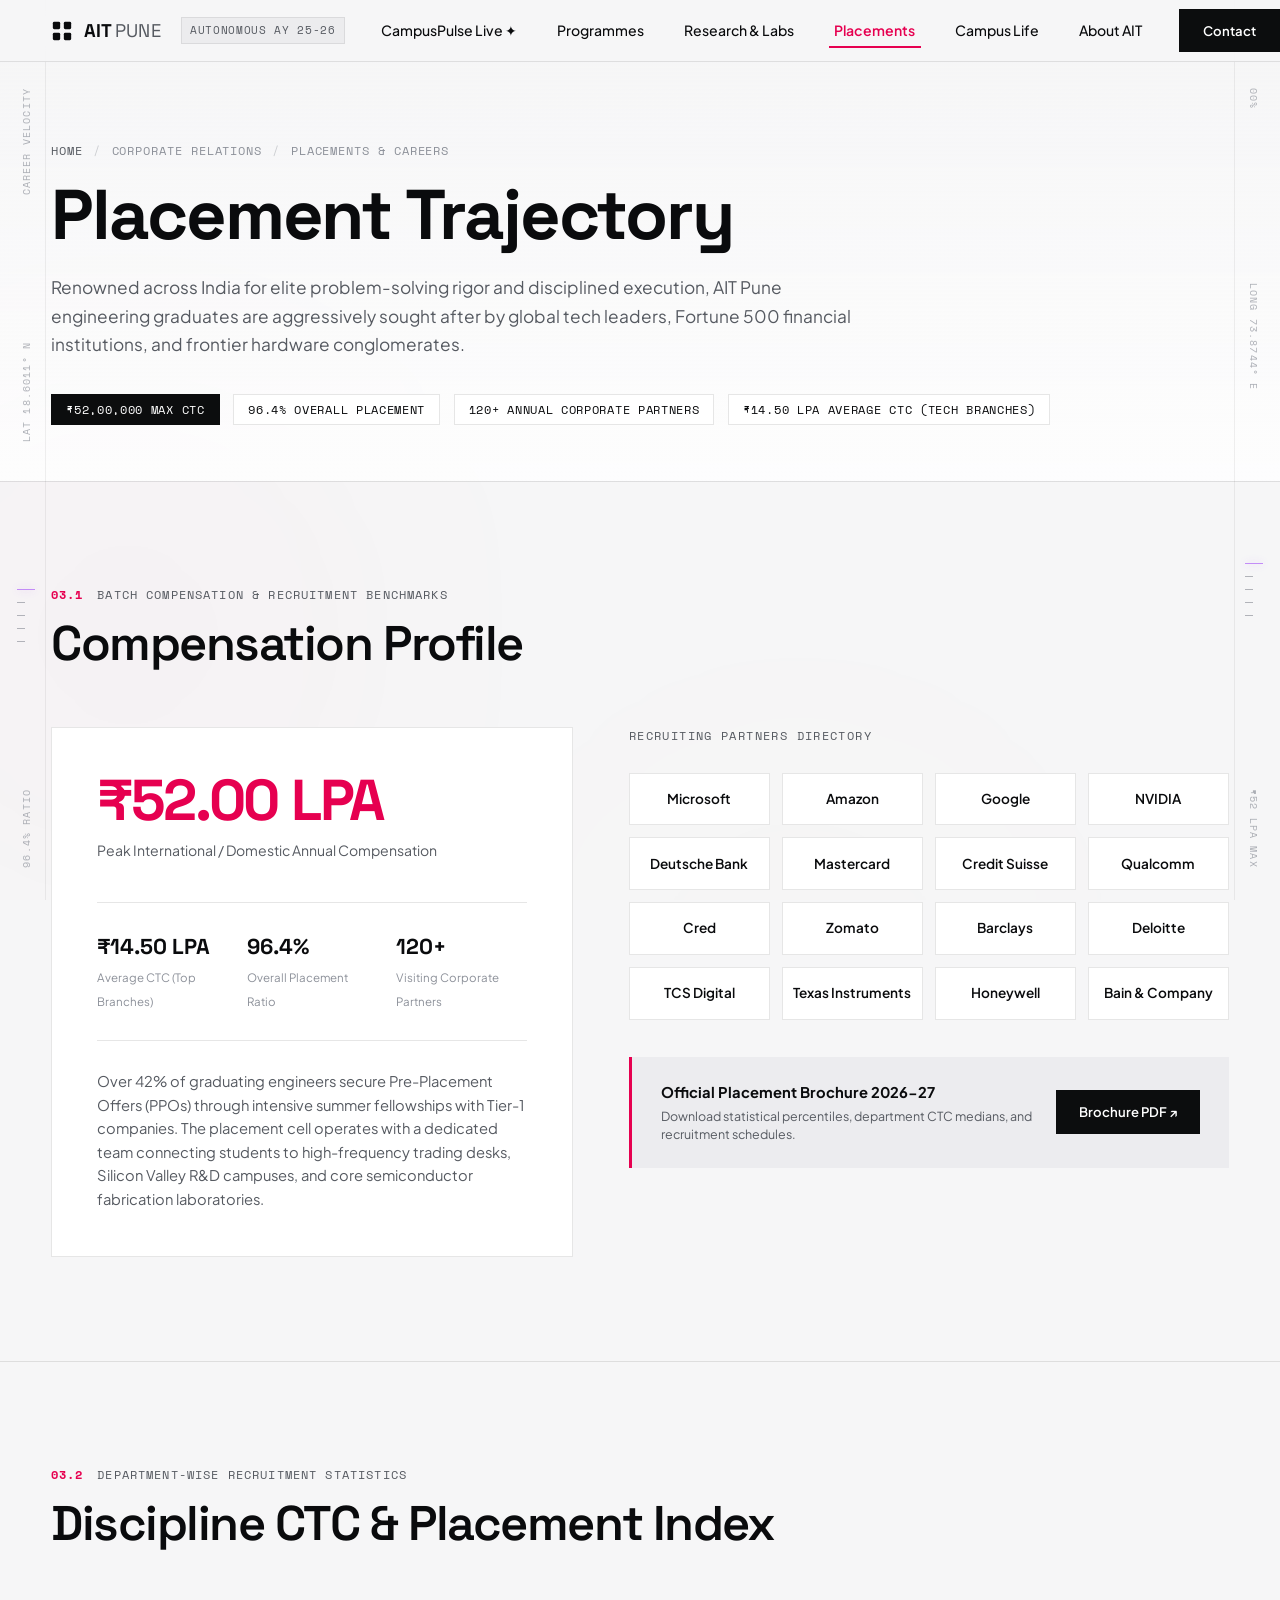
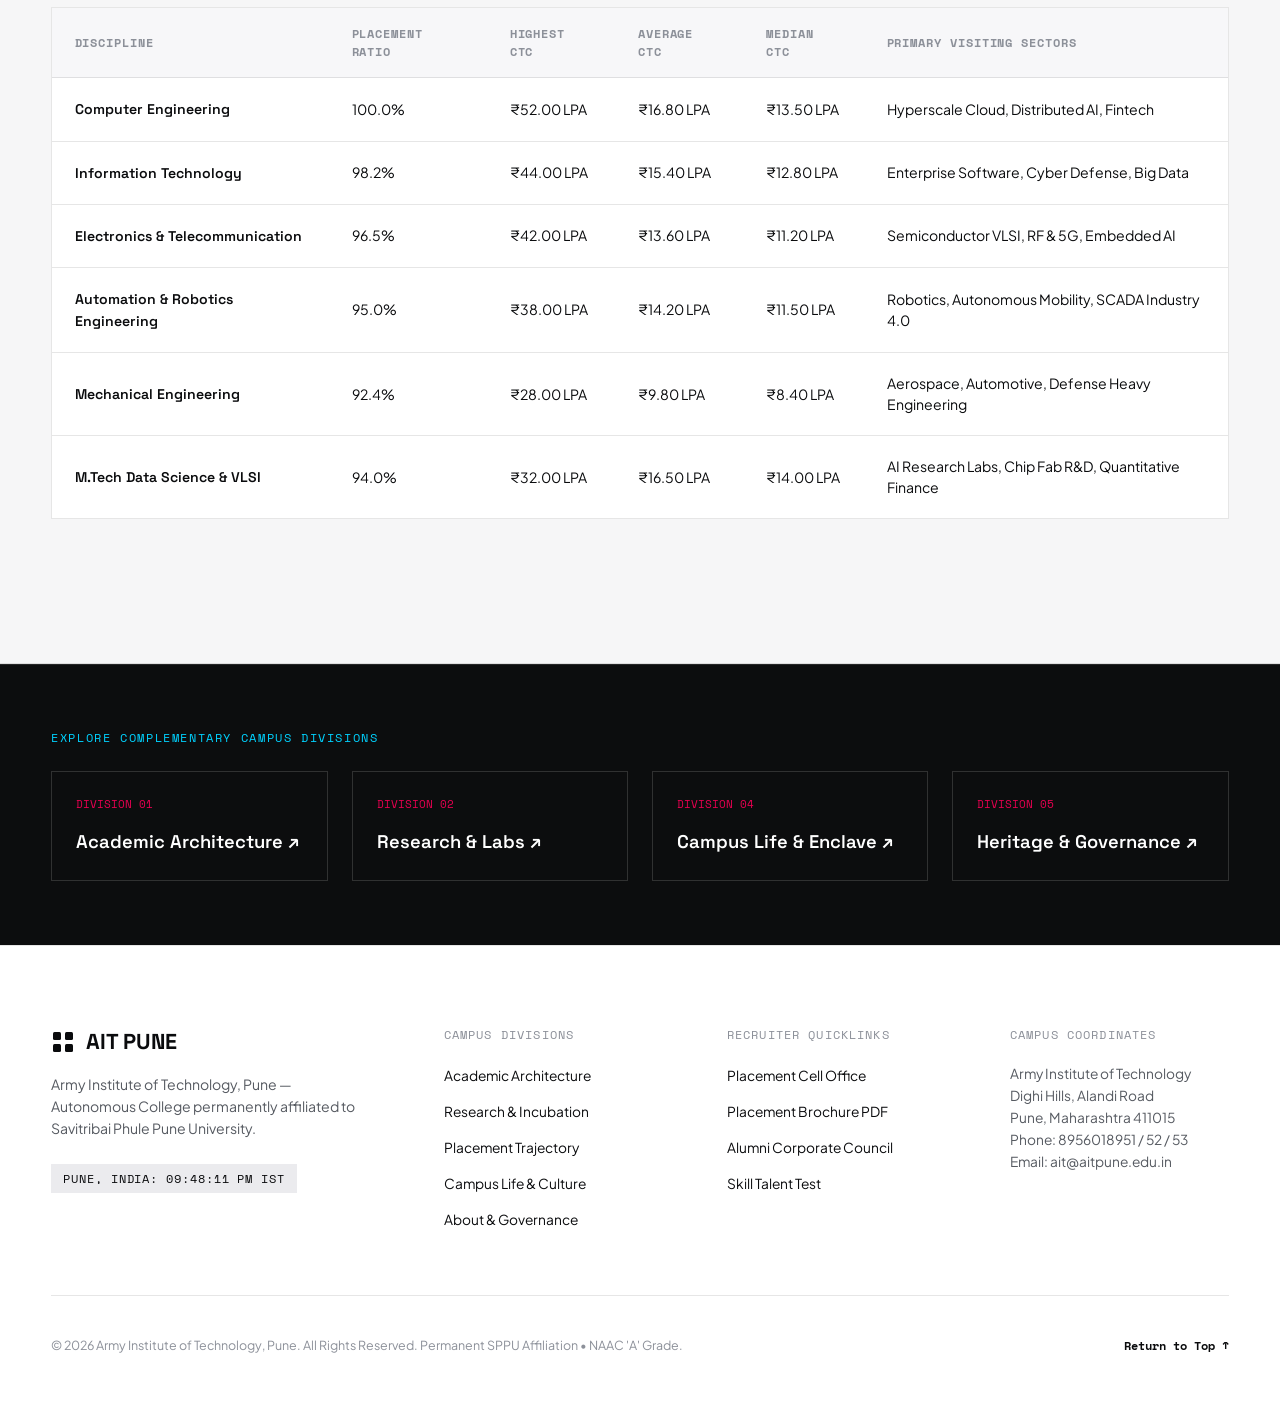
<file: placements.html>
<!DOCTYPE html>
<html lang="en">
<head>
  <meta charset="UTF-8">
  <meta name="viewport" content="width=device-width, initial-scale=1.0">
  <title>Placements & Career Velocity | AIT Pune — Corporate Relations</title>
  <meta name="description" content="AIT Pune placement statistics, salary percentiles, ₹52 LPA international high, recruiter directory (Microsoft, Amazon, Google, NVIDIA), and placement brochure 2026-27.">
  <link rel="preconnect" href="https://fonts.googleapis.com">
  <link rel="preconnect" href="https://fonts.gstatic.com" crossorigin>
  <link href="https://fonts.googleapis.com/css2?family=Caveat:wght@600;700&family=Dancing+Script:wght@600;700&family=Plus+Jakarta+Sans:ital,wght@0,300;0,400;0,500;0,600;0,700;0,800;1,400&family=Space+Grotesk:wght@400;500;600;700&family=Space+Mono:wght@400;700&family=Syne:wght@600;700;800&display=swap" rel="stylesheet">
  <link rel="stylesheet" href="style.css">
</head>
<body class="editorial-theme">

  <!-- Top Precision Scroll Progress Bar -->
  <div class="scroll-progress-line" id="scroll-progress-line" aria-hidden="true"></div>

  <!-- Ambient Chromatic Optical Glow Layers -->
  <div class="ambient-glow-mesh" aria-hidden="true">
    <div class="glow-orb glow-magenta" id="glow-orb-magenta"></div>
    <div class="glow-orb glow-amber" id="glow-orb-amber"></div>
    <div class="glow-orb glow-violet" id="glow-orb-violet"></div>
  </div>

  <!-- Architectural Lateral Margin Coordinate Rails -->
  <div class="margin-rail margin-left" aria-hidden="true">
    <span class="rail-indicator">CAREER VELOCITY</span>
    <span class="rail-coord">LAT 18.6011° N</span>
    <div class="rail-ticks">
      <span></span><span></span><span></span><span></span><span></span>
    </div>
    <span class="rail-marker">96.4% RATIO</span>
  </div>

  <div class="margin-rail margin-right" aria-hidden="true">
    <span class="rail-indicator" id="scroll-percentage-text">00%</span>
    <span class="rail-coord">LONG 73.8744° E</span>
    <div class="rail-ticks">
      <span></span><span></span><span></span><span></span><span></span>
    </div>
    <span class="rail-marker">₹52 LPA MAX</span>
  </div>

  <!-- Ambient Grid Background Canvas -->
  <canvas id="ambient-canvas" class="ambient-canvas" aria-hidden="true"></canvas>

  <!-- Top Navigation Header -->
  <header class="site-header" id="site-header">
    <div class="nav-brand">
      <a href="index.html" class="brand-link" id="brand-logo" aria-label="AIT Pune Home">
        <span class="brand-glyph">
          <svg width="22" height="22" viewBox="0 0 24 24" fill="currentColor">
            <rect x="2" y="2" width="8" height="8" rx="1.5"/>
            <rect x="14" y="2" width="8" height="8" rx="1.5"/>
            <rect x="2" y="14" width="8" height="8" rx="1.5"/>
            <rect x="14" y="14" width="8" height="8" rx="1.5"/>
          </svg>
        </span>
        <span class="brand-name">AIT<span class="brand-sub">PUNE</span></span>
      </a>
      <span class="status-indicator-badge">
        <span class="status-text">AUTONOMOUS AY 25-26</span>
      </span>
    </div>

    <nav class="center-nav" aria-label="Main Navigation">
      <ul class="nav-list">
        <li><a href="index.html#campuspulse-platform" class="nav-link">CampusPulse Live ✦</a></li>
        <li><a href="academics.html" class="nav-link">Programmes</a></li>
        <li><a href="research.html" class="nav-link">Research & Labs</a></li>
        <li><a href="placements.html" class="nav-link active-branch">Placements</a></li>
        <li><a href="campus-life.html" class="nav-link">Campus Life</a></li>
        <li><a href="about.html" class="nav-link">About AIT</a></li>
      </ul>
    </nav>

    <div class="nav-actions">
      <button class="contact-pill-btn" id="open-contact-btn" aria-label="Open Admissions & Contact Panel">
        Contact
      </button>
    </div>
  </header>

  <main>
    <!-- BRANCH HERO HEADER -->
    <section class="branch-hero-section">
      <div class="section-container">
        
        <div class="branch-breadcrumb">
          <a href="index.html">Home</a>
          <span class="sep">/</span>
          <span>Corporate Relations</span>
          <span class="sep">/</span>
          <span>Placements & Careers</span>
        </div>

        <h1 class="branch-display-title">Placement Trajectory</h1>
        
        <p class="branch-lead-text">
          Renowned across India for elite problem-solving rigor and disciplined execution, AIT Pune engineering graduates 
          are aggressively sought after by global tech leaders, Fortune 500 financial institutions, and frontier hardware conglomerates.
        </p>

        <div class="branch-meta-row">
          <span class="branch-tag-pill highlight">₹52,00,000 MAX CTC</span>
          <span class="branch-tag-pill">96.4% OVERALL PLACEMENT</span>
          <span class="branch-tag-pill">120+ ANNUAL CORPORATE PARTNERS</span>
          <span class="branch-tag-pill">₹14.50 LPA AVERAGE CTC (TECH BRANCHES)</span>
        </div>

      </div>
    </section>

    <!-- PLACEMENT DASHBOARD METRICS -->
    <section class="content-section">
      <div class="section-container">
        
        <div class="section-header-block">
          <div class="section-tag-line">
            <span class="section-index">03.1</span>
            <span class="section-category">BATCH COMPENSATION & RECRUITMENT BENCHMARKS</span>
          </div>
          <h2 class="section-display-h2">Compensation Profile</h2>
        </div>

        <div class="placement-dashboard">
          
          <div class="placement-stat-panel">
            <div class="hero-stat-box">
              <span class="big-metric-num">₹52.00 LPA</span>
              <span class="big-metric-sub">Peak International / Domestic Annual Compensation</span>
            </div>

            <div class="mini-metrics-row">
              <div class="mini-stat-card">
                <span class="mini-val">₹14.50 LPA</span>
                <span class="mini-lbl">Average CTC (Top Branches)</span>
              </div>
              <div class="mini-stat-card">
                <span class="mini-val">96.4%</span>
                <span class="mini-lbl">Overall Placement Ratio</span>
              </div>
              <div class="mini-stat-card">
                <span class="mini-val">120+</span>
                <span class="mini-lbl">Visiting Corporate Partners</span>
              </div>
            </div>

            <p class="placement-narrative">
              Over 42% of graduating engineers secure Pre-Placement Offers (PPOs) through intensive summer fellowships with Tier-1 companies. 
              The placement cell operates with a dedicated team connecting students to high-frequency trading desks, Silicon Valley R&D campuses, 
              and core semiconductor fabrication laboratories.
            </p>
          </div>

          <div class="recruiter-matrix-panel">
            <div class="matrix-heading">RECRUITING PARTNERS DIRECTORY</div>
            <div class="recruiter-pill-grid">
              <div class="rec-pill">Microsoft</div>
              <div class="rec-pill">Amazon</div>
              <div class="rec-pill">Google</div>
              <div class="rec-pill">NVIDIA</div>
              <div class="rec-pill">Deutsche Bank</div>
              <div class="rec-pill">Mastercard</div>
              <div class="rec-pill">Credit Suisse</div>
              <div class="rec-pill">Qualcomm</div>
              <div class="rec-pill">Cred</div>
              <div class="rec-pill">Zomato</div>
              <div class="rec-pill">Barclays</div>
              <div class="rec-pill">Deloitte</div>
              <div class="rec-pill">TCS Digital</div>
              <div class="rec-pill">Texas Instruments</div>
              <div class="rec-pill">Honeywell</div>
              <div class="rec-pill">Bain & Company</div>
            </div>
            
            <div class="placement-cta-banner">
              <div>
                <strong>Official Placement Brochure 2026-27</strong>
                <p>Download statistical percentiles, department CTC medians, and recruitment schedules.</p>
              </div>
              <a href="https://www.aitpune.com/placement/Placement%20brochure%202026-27.pdf" target="_blank" rel="noopener noreferrer" class="black-action-btn">
                Brochure PDF ↗
              </a>
            </div>
          </div>

        </div>

      </div>
    </section>

    <!-- BRANCH-WISE PLACEMENT BREAKDOWN TABLE -->
    <section class="content-section">
      <div class="section-container">
        
        <div class="section-header-block">
          <div class="section-tag-line">
            <span class="section-index">03.2</span>
            <span class="section-category">DEPARTMENT-WISE RECRUITMENT STATISTICS</span>
          </div>
          <h2 class="section-display-h2">Discipline CTC & Placement Index</h2>
        </div>

        <div class="table-responsive-wrapper">
          <table class="detailed-table">
            <thead>
              <tr>
                <th>Discipline</th>
                <th>Placement Ratio</th>
                <th>Highest CTC</th>
                <th>Average CTC</th>
                <th>Median CTC</th>
                <th>Primary Visiting Sectors</th>
              </tr>
            </thead>
            <tbody>
              <tr>
                <td><strong>Computer Engineering</strong></td>
                <td>100.0%</td>
                <td>₹52.00 LPA</td>
                <td>₹16.80 LPA</td>
                <td>₹13.50 LPA</td>
                <td>Hyperscale Cloud, Distributed AI, Fintech</td>
              </tr>
              <tr>
                <td><strong>Information Technology</strong></td>
                <td>98.2%</td>
                <td>₹44.00 LPA</td>
                <td>₹15.40 LPA</td>
                <td>₹12.80 LPA</td>
                <td>Enterprise Software, Cyber Defense, Big Data</td>
              </tr>
              <tr>
                <td><strong>Electronics & Telecommunication</strong></td>
                <td>96.5%</td>
                <td>₹42.00 LPA</td>
                <td>₹13.60 LPA</td>
                <td>₹11.20 LPA</td>
                <td>Semiconductor VLSI, RF & 5G, Embedded AI</td>
              </tr>
              <tr>
                <td><strong>Automation & Robotics Engineering</strong></td>
                <td>95.0%</td>
                <td>₹38.00 LPA</td>
                <td>₹14.20 LPA</td>
                <td>₹11.50 LPA</td>
                <td>Robotics, Autonomous Mobility, SCADA Industry 4.0</td>
              </tr>
              <tr>
                <td><strong>Mechanical Engineering</strong></td>
                <td>92.4%</td>
                <td>₹28.00 LPA</td>
                <td>₹9.80 LPA</td>
                <td>₹8.40 LPA</td>
                <td>Aerospace, Automotive, Defense Heavy Engineering</td>
              </tr>
              <tr>
                <td><strong>M.Tech Data Science & VLSI</strong></td>
                <td>94.0%</td>
                <td>₹32.00 LPA</td>
                <td>₹16.50 LPA</td>
                <td>₹14.00 LPA</td>
                <td>AI Research Labs, Chip Fab R&D, Quantitative Finance</td>
              </tr>
            </tbody>
          </table>
        </div>

      </div>
    </section>

    <!-- BRANCH JUMP STRIP -->
    <div class="branch-jump-strip">
      <div class="section-container">
        <div class="jump-strip-header">EXPLORE COMPLEMENTARY CAMPUS DIVISIONS</div>
        <div class="jump-links-grid">
          <a href="academics.html" class="jump-link-item">
            <span class="jump-link-num">DIVISION 01</span>
            <span class="jump-link-label">Academic Architecture ↗</span>
          </a>
          <a href="research.html" class="jump-link-item">
            <span class="jump-link-num">DIVISION 02</span>
            <span class="jump-link-label">Research & Labs ↗</span>
          </a>
          <a href="campus-life.html" class="jump-link-item">
            <span class="jump-link-num">DIVISION 04</span>
            <span class="jump-link-label">Campus Life & Enclave ↗</span>
          </a>
          <a href="about.html" class="jump-link-item">
            <span class="jump-link-num">DIVISION 05</span>
            <span class="jump-link-label">Heritage & Governance ↗</span>
          </a>
        </div>
      </div>
    </div>

  </main>

  <!-- EDITORIAL FOOTER -->
  <footer class="site-footer">
    <div class="footer-container">
      
      <div class="footer-top-row">
        <div class="footer-brand-meta">
          <div class="f-logo">
            <svg width="24" height="24" viewBox="0 0 24 24" fill="currentColor">
              <rect x="2" y="2" width="8" height="8" rx="1.5"/>
              <rect x="14" y="2" width="8" height="8" rx="1.5"/>
              <rect x="2" y="14" width="8" height="8" rx="1.5"/>
              <rect x="14" y="14" width="8" height="8" rx="1.5"/>
            </svg>
            <span>AIT PUNE</span>
          </div>
          <p class="f-subtext">Army Institute of Technology, Pune — Autonomous College permanently affiliated to Savitribai Phule Pune University.</p>
          <div class="f-live-clock" id="f-live-clock">PUNE, INDIA: --:--:-- IST</div>
        </div>

        <div class="footer-links-col">
          <span class="col-title">Campus Divisions</span>
          <ul>
            <li><a href="academics.html">Academic Architecture</a></li>
            <li><a href="research.html">Research & Incubation</a></li>
            <li><a href="placements.html">Placement Trajectory</a></li>
            <li><a href="campus-life.html">Campus Life & Culture</a></li>
            <li><a href="about.html">About & Governance</a></li>
          </ul>
        </div>

        <div class="footer-links-col">
          <span class="col-title">Recruiter Quicklinks</span>
          <ul>
            <li><a href="https://www.aitpune.com/Placements.aspx" target="_blank">Placement Cell Office</a></li>
            <li><a href="https://www.aitpune.com/placement/Placement%20brochure%202026-27.pdf" target="_blank">Placement Brochure PDF</a></li>
            <li><a href="https://alumni.aitpune.edu.in" target="_blank">Alumni Corporate Council</a></li>
            <li><a href="https://www.youth4work.com/onlinetalenttest" target="_blank">Skill Talent Test</a></li>
          </ul>
        </div>

        <div class="footer-links-col">
          <span class="col-title">Campus Coordinates</span>
          <address class="f-address">
            Army Institute of Technology<br>
            Dighi Hills, Alandi Road<br>
            Pune, Maharashtra 411015<br>
            Phone: 8956018951 / 52 / 53<br>
            Email: ait@aitpune.edu.in
          </address>
        </div>
      </div>

      <div class="footer-bottom-row">
        <div class="copy-note">
          © 2026 Army Institute of Technology, Pune. All Rights Reserved. Permanent SPPU Affiliation • NAAC 'A' Grade.
        </div>
        <div class="footer-back-to-top">
          <a href="#" id="back-to-top-btn">Return to Top ↑</a>
        </div>
      </div>

    </div>
  </footer>

  <!-- ADMISSIONS & CONTACT MODAL DRAWER -->
  <div class="side-drawer-backdrop" id="contact-drawer-backdrop" aria-hidden="true">
    <aside class="side-drawer-panel" id="contact-drawer-panel" role="dialog" aria-modal="true" aria-labelledby="drawer-title">
      <div class="drawer-header">
        <div class="drawer-header-meta">
          <span class="drawer-pill">CAMPUS ENQUIRY & ADMISSIONS</span>
          <h3 id="drawer-title">Connect with AIT Pune</h3>
        </div>
        <button class="drawer-close-btn" id="close-drawer-btn" aria-label="Close Contact Panel">✕</button>
      </div>

      <div class="drawer-body">
        <p class="drawer-intro">
          Please submit your query or corporate recruiting inquiry for AY 2026-27. The Placement Cell at Dighi Hills will respond shortly.
        </p>

        <form class="drawer-form" id="campus-inquiry-form" onsubmit="return false;">
          <div class="form-group">
            <label for="form-name">Company / Inquirer Name *</label>
            <input type="text" id="form-name" placeholder="e.g. Google Talent Acquisition / Lt Col Sharma" required>
          </div>

          <div class="form-group">
            <label for="form-email">Official Email Address *</label>
            <input type="email" id="form-email" placeholder="hr@company.com" required>
          </div>

          <div class="form-group">
            <label for="form-phone">Contact Number *</label>
            <input type="tel" id="form-phone" placeholder="+91 98765 43210" required>
          </div>

          <div class="form-group">
            <label for="form-category">Engagement Type</label>
            <select id="form-category">
              <option value="campus-drive">On-Campus Recruitment Drive 2026-27</option>
              <option value="internship">Summer Internship Hiring (Pre-Final Year)</option>
              <option value="guest-lecture">Tech Talk / Industry Workshop</option>
              <option value="ug-comp">Admissions Inquiry</option>
            </select>
          </div>

          <div class="form-group">
            <label for="form-message">Hiring Profiles / Inquiries</label>
            <textarea id="form-message" rows="4" placeholder="Detail profiles, hiring numbers, and tentative drive windows..."></textarea>
          </div>

          <button type="submit" class="form-submit-btn" id="submit-inquiry-btn">
            <span>Dispatch Corporate Query</span>
            <span>→</span>
          </button>
          
          <div class="form-status-alert" id="form-status-alert"></div>
        </form>

        <div class="drawer-office-info">
          <h4>Training & Placement Cell Direct</h4>
          <p>Dighi Hills, Pune-411015 | Helpdesk: 8956018951 / 52 / 53</p>
          <p>Placement Officer: placements@aitpune.edu.in</p>
        </div>
      </div>
    </aside>
  </div>

  <script src="script.js"></script>
</body>
</html>
</file>
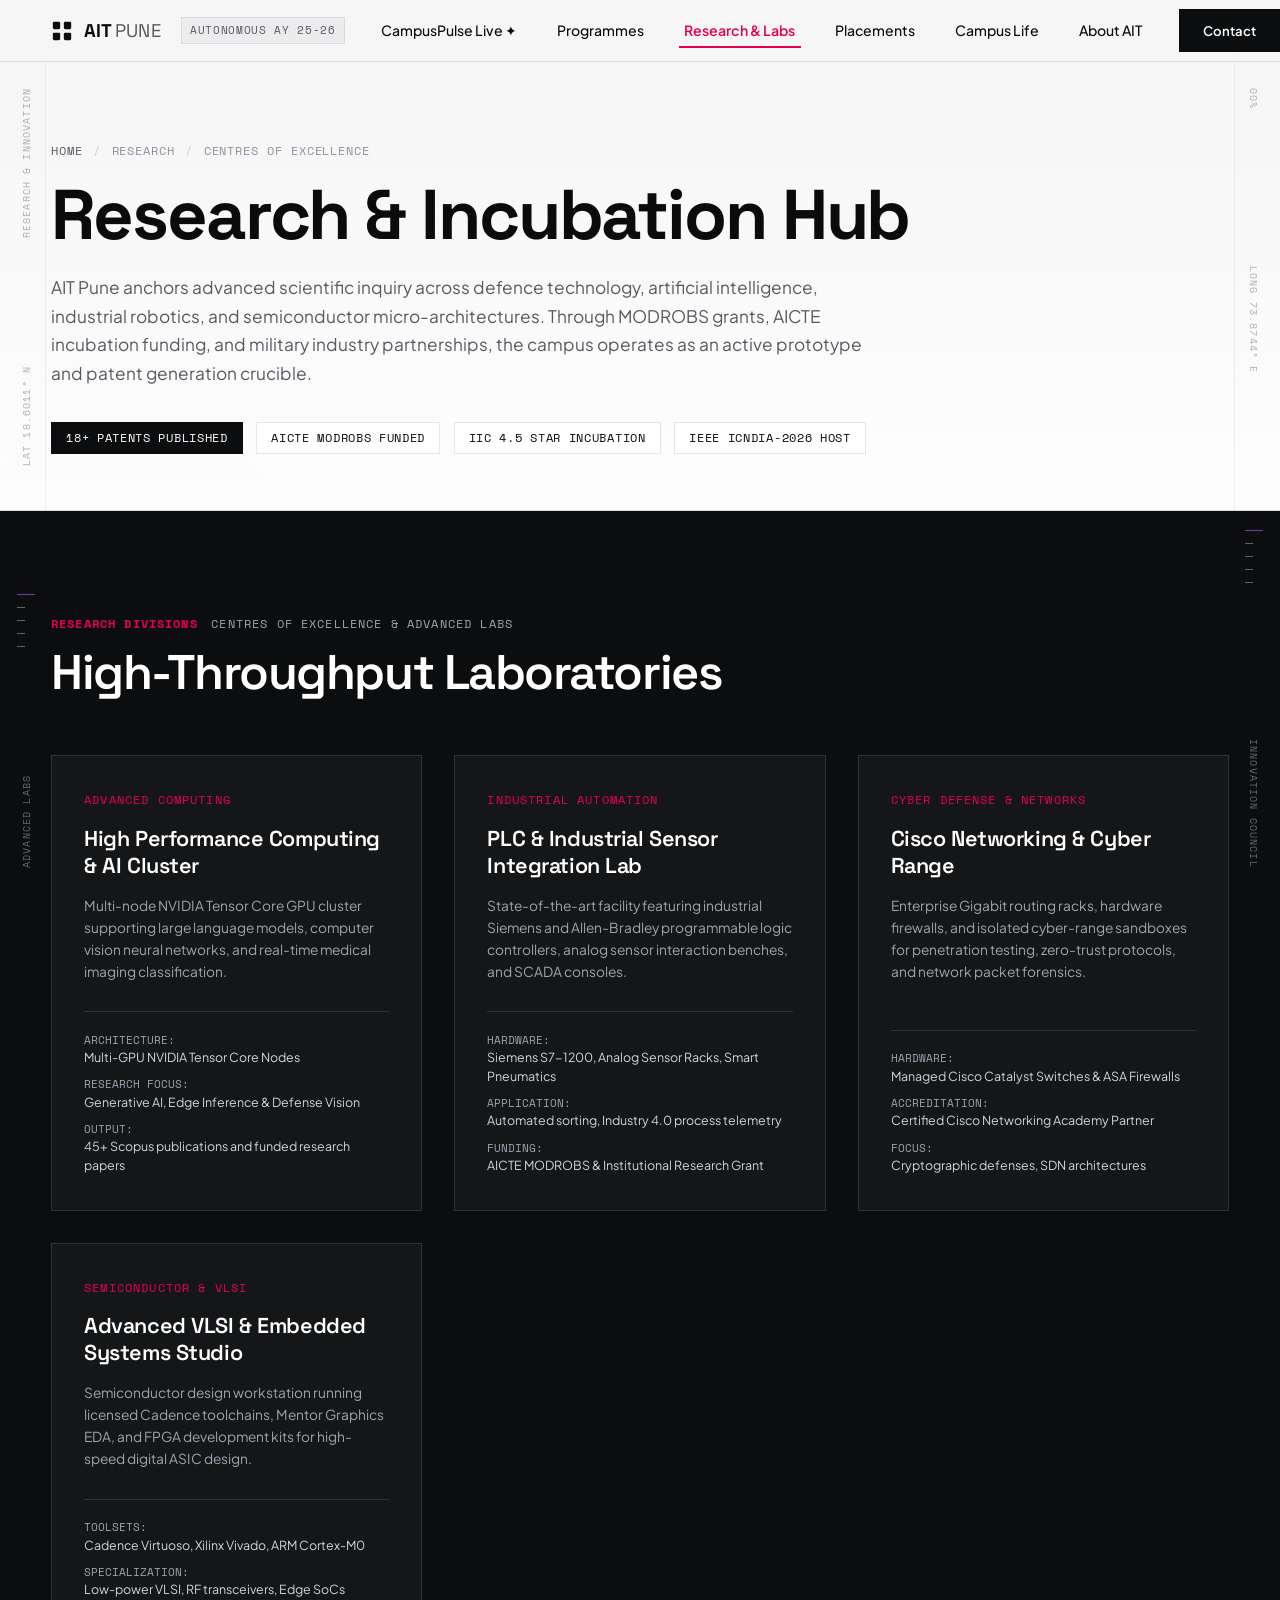
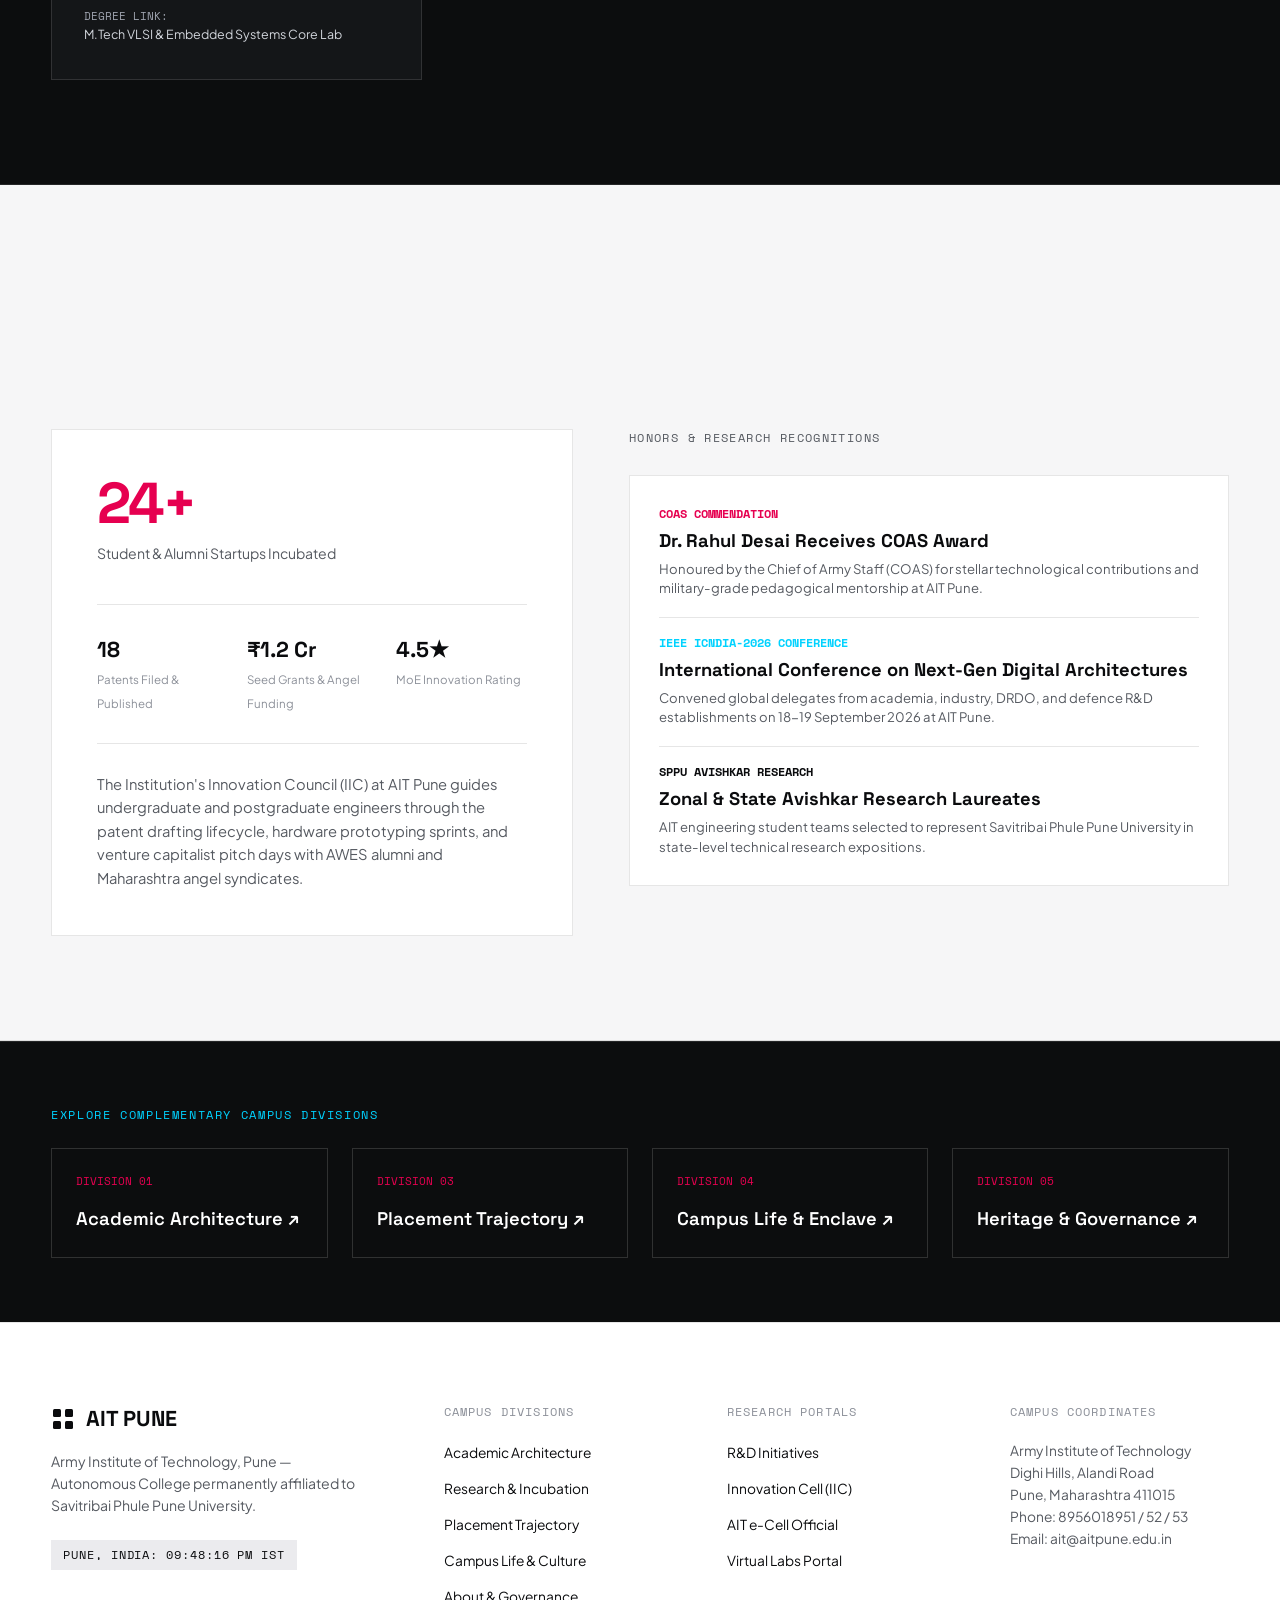
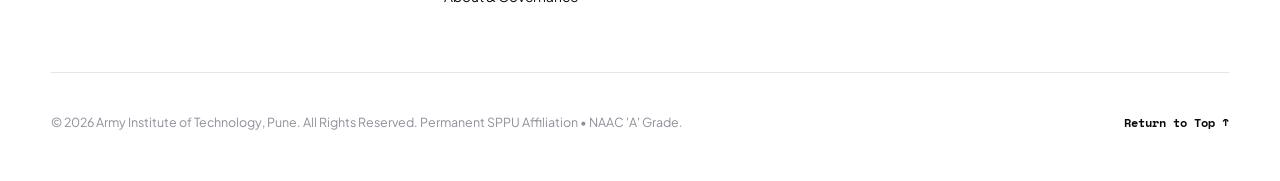
<file: research.html>
<!DOCTYPE html>
<html lang="en">
<head>
  <meta charset="UTF-8">
  <meta name="viewport" content="width=device-width, initial-scale=1.0">
  <title>Research & Innovation Hub | AIT Pune — Advanced Engineering Laboratories</title>
  <meta name="description" content="Advanced scientific research, AI/HPC GPU clusters, PLC & industrial sensor integration, e-Cell startup incubation, and patent portfolio at Army Institute of Technology, Pune.">
  <link rel="preconnect" href="https://fonts.googleapis.com">
  <link rel="preconnect" href="https://fonts.gstatic.com" crossorigin>
  <link href="https://fonts.googleapis.com/css2?family=Caveat:wght@600;700&family=Dancing+Script:wght@600;700&family=Plus+Jakarta+Sans:ital,wght@0,300;0,400;0,500;0,600;0,700;0,800;1,400&family=Space+Grotesk:wght@400;500;600;700&family=Space+Mono:wght@400;700&family=Syne:wght@600;700;800&display=swap" rel="stylesheet">
  <link rel="stylesheet" href="style.css">
</head>
<body class="editorial-theme">

  <!-- Top Precision Scroll Progress Bar -->
  <div class="scroll-progress-line" id="scroll-progress-line" aria-hidden="true"></div>

  <!-- Ambient Chromatic Optical Glow Layers -->
  <div class="ambient-glow-mesh" aria-hidden="true">
    <div class="glow-orb glow-magenta" id="glow-orb-magenta"></div>
    <div class="glow-orb glow-amber" id="glow-orb-amber"></div>
    <div class="glow-orb glow-violet" id="glow-orb-violet"></div>
  </div>

  <!-- Architectural Lateral Margin Coordinate Rails -->
  <div class="margin-rail margin-left" aria-hidden="true">
    <span class="rail-indicator">RESEARCH & INNOVATION</span>
    <span class="rail-coord">LAT 18.6011° N</span>
    <div class="rail-ticks">
      <span></span><span></span><span></span><span></span><span></span>
    </div>
    <span class="rail-marker">ADVANCED LABS</span>
  </div>

  <div class="margin-rail margin-right" aria-hidden="true">
    <span class="rail-indicator" id="scroll-percentage-text">00%</span>
    <span class="rail-coord">LONG 73.8744° E</span>
    <div class="rail-ticks">
      <span></span><span></span><span></span><span></span><span></span>
    </div>
    <span class="rail-marker">INNOVATION COUNCIL</span>
  </div>

  <!-- Ambient Grid Background Canvas -->
  <canvas id="ambient-canvas" class="ambient-canvas" aria-hidden="true"></canvas>

  <!-- Top Navigation Header -->
  <header class="site-header" id="site-header">
    <div class="nav-brand">
      <a href="index.html" class="brand-link" id="brand-logo" aria-label="AIT Pune Home">
        <span class="brand-glyph">
          <svg width="22" height="22" viewBox="0 0 24 24" fill="currentColor">
            <rect x="2" y="2" width="8" height="8" rx="1.5"/>
            <rect x="14" y="2" width="8" height="8" rx="1.5"/>
            <rect x="2" y="14" width="8" height="8" rx="1.5"/>
            <rect x="14" y="14" width="8" height="8" rx="1.5"/>
          </svg>
        </span>
        <span class="brand-name">AIT<span class="brand-sub">PUNE</span></span>
      </a>
      <span class="status-indicator-badge">
        <span class="status-text">AUTONOMOUS AY 25-26</span>
      </span>
    </div>

    <nav class="center-nav" aria-label="Main Navigation">
      <ul class="nav-list">
        <li><a href="index.html#campuspulse-platform" class="nav-link">CampusPulse Live ✦</a></li>
        <li><a href="academics.html" class="nav-link">Programmes</a></li>
        <li><a href="research.html" class="nav-link active-branch">Research & Labs</a></li>
        <li><a href="placements.html" class="nav-link">Placements</a></li>
        <li><a href="campus-life.html" class="nav-link">Campus Life</a></li>
        <li><a href="about.html" class="nav-link">About AIT</a></li>
      </ul>
    </nav>

    <div class="nav-actions">
      <button class="contact-pill-btn" id="open-contact-btn" aria-label="Open Admissions & Contact Panel">
        Contact
      </button>
    </div>
  </header>

  <main>
    <!-- BRANCH HERO HEADER -->
    <section class="branch-hero-section">
      <div class="section-container">
        
        <div class="branch-breadcrumb">
          <a href="index.html">Home</a>
          <span class="sep">/</span>
          <span>Research</span>
          <span class="sep">/</span>
          <span>Centres of Excellence</span>
        </div>

        <h1 class="branch-display-title">Research & Incubation Hub</h1>
        
        <p class="branch-lead-text">
          AIT Pune anchors advanced scientific inquiry across defence technology, artificial intelligence, industrial robotics, 
          and semiconductor micro-architectures. Through MODROBS grants, AICTE incubation funding, and military industry partnerships, 
          the campus operates as an active prototype and patent generation crucible.
        </p>

        <div class="branch-meta-row">
          <span class="branch-tag-pill highlight">18+ PATENTS PUBLISHED</span>
          <span class="branch-tag-pill">AICTE MODROBS FUNDED</span>
          <span class="branch-tag-pill">IIC 4.5 STAR INCUBATION</span>
          <span class="branch-tag-pill">IEEE ICNDIA-2026 HOST</span>
        </div>

      </div>
    </section>

    <!-- RESEARCH LABORATORIES SHOWCASE -->
    <section class="content-section dark-editorial-accent">
      <div class="section-container">
        
        <div class="section-header-block light-text">
          <div class="section-tag-line">
            <span class="section-index">RESEARCH DIVISIONS</span>
            <span class="section-category">CENTRES OF EXCELLENCE & ADVANCED LABS</span>
          </div>
          <h2 class="section-display-h2">High-Throughput Laboratories</h2>
        </div>

        <div class="research-showcase-grid">
          
          <div class="research-focus-card">
            <div class="rf-index">ADVANCED COMPUTING</div>
            <h3 class="rf-title">High Performance Computing & AI Cluster</h3>
            <p class="rf-desc">
              Multi-node NVIDIA Tensor Core GPU cluster supporting large language models, computer vision neural networks, and real-time medical imaging classification.
            </p>
            <ul class="rf-specs">
              <li><span>Architecture:</span> Multi-GPU NVIDIA Tensor Core Nodes</li>
              <li><span>Research Focus:</span> Generative AI, Edge Inference & Defense Vision</li>
              <li><span>Output:</span> 45+ Scopus publications and funded research papers</li>
            </ul>
          </div>

          <div class="research-focus-card">
            <div class="rf-index">INDUSTRIAL AUTOMATION</div>
            <h3 class="rf-title">PLC & Industrial Sensor Integration Lab</h3>
            <p class="rf-desc">
              State-of-the-art facility featuring industrial Siemens and Allen-Bradley programmable logic controllers, analog sensor interaction benches, and SCADA consoles.
            </p>
            <ul class="rf-specs">
              <li><span>Hardware:</span> Siemens S7-1200, Analog Sensor Racks, Smart Pneumatics</li>
              <li><span>Application:</span> Automated sorting, Industry 4.0 process telemetry</li>
              <li><span>Funding:</span> AICTE MODROBS & Institutional Research Grant</li>
            </ul>
          </div>

          <div class="research-focus-card">
            <div class="rf-index">CYBER DEFENSE & NETWORKS</div>
            <h3 class="rf-title">Cisco Networking & Cyber Range</h3>
            <p class="rf-desc">
              Enterprise Gigabit routing racks, hardware firewalls, and isolated cyber-range sandboxes for penetration testing, zero-trust protocols, and network packet forensics.
            </p>
            <ul class="rf-specs">
              <li><span>Hardware:</span> Managed Cisco Catalyst Switches & ASA Firewalls</li>
              <li><span>Accreditation:</span> Certified Cisco Networking Academy Partner</li>
              <li><span>Focus:</span> Cryptographic defenses, SDN architectures</li>
            </ul>
          </div>

          <div class="research-focus-card">
            <div class="rf-index">SEMICONDUCTOR & VLSI</div>
            <h3 class="rf-title">Advanced VLSI & Embedded Systems Studio</h3>
            <p class="rf-desc">
              Semiconductor design workstation running licensed Cadence toolchains, Mentor Graphics EDA, and FPGA development kits for high-speed digital ASIC design.
            </p>
            <ul class="rf-specs">
              <li><span>Toolsets:</span> Cadence Virtuoso, Xilinx Vivado, ARM Cortex-M0</li>
              <li><span>Specialization:</span> Low-power VLSI, RF transceivers, Edge SoCs</li>
              <li><span>Degree Link:</span> M.Tech VLSI & Embedded Systems Core Lab</li>
            </ul>
          </div>

        </div>

      </div>
    </section>

    <!-- INCUBATION ECOSYSTEM & STARTUPS -->
    <section class="content-section">
      <div class="section-container">
        
        <div class="section-header-block">
          <div class="section-tag-line">
            <span class="section-index">02.2</span>
            <span class="section-category">ENTREPRENEURSHIP & VENTURE PROTOTYPING</span>
          </div>
          <h2 class="section-display-h2">AIT e-Cell & IIC Ecosystem</h2>
        </div>

        <div class="placement-dashboard">
          
          <div class="placement-stat-panel">
            <div class="hero-stat-box">
              <span class="big-metric-num">24+</span>
              <span class="big-metric-sub">Student & Alumni Startups Incubated</span>
            </div>

            <div class="mini-metrics-row">
              <div class="mini-stat-card">
                <span class="mini-val">18</span>
                <span class="mini-lbl">Patents Filed & Published</span>
              </div>
              <div class="mini-stat-card">
                <span class="mini-val">₹1.2 Cr</span>
                <span class="mini-lbl">Seed Grants & Angel Funding</span>
              </div>
              <div class="mini-stat-card">
                <span class="mini-val">4.5★</span>
                <span class="mini-lbl">MoE Innovation Rating</span>
              </div>
            </div>

            <p class="placement-narrative">
              The Institution's Innovation Council (IIC) at AIT Pune guides undergraduate and postgraduate engineers through the patent drafting lifecycle, 
              hardware prototyping sprints, and venture capitalist pitch days with AWES alumni and Maharashtra angel syndicates.
            </p>
          </div>

          <div class="recruiter-matrix-panel">
            <div class="matrix-heading">HONORS & RESEARCH RECOGNITIONS</div>
            
            <div class="rf-specs" style="background:#ffffff; border:1px solid var(--border-hairline); padding:1.8rem; gap:1.2rem;">
              <div>
                <strong style="color:var(--accent-magenta); display:block; font-family:var(--font-mono); font-size:0.75rem;">COAS COMMENDATION</strong>
                <h4 style="font-family:var(--font-display); font-size:1.15rem; margin:0.25rem 0;">Dr. Rahul Desai Receives COAS Award</h4>
                <p style="font-size:0.82rem; color:var(--text-secondary);">Honoured by the Chief of Army Staff (COAS) for stellar technological contributions and military-grade pedagogical mentorship at AIT Pune.</p>
              </div>

              <div style="border-top:1px solid var(--border-hairline); padding-top:1rem;">
                <strong style="color:var(--accent-cyan); display:block; font-family:var(--font-mono); font-size:0.75rem;">IEEE ICNDIA-2026 CONFERENCE</strong>
                <h4 style="font-family:var(--font-display); font-size:1.15rem; margin:0.25rem 0;">International Conference on Next-Gen Digital Architectures</h4>
                <p style="font-size:0.82rem; color:var(--text-secondary);">Convened global delegates from academia, industry, DRDO, and defence R&D establishments on 18-19 September 2026 at AIT Pune.</p>
              </div>

              <div style="border-top:1px solid var(--border-hairline); padding-top:1rem;">
                <strong style="color:var(--text-primary); display:block; font-family:var(--font-mono); font-size:0.75rem;">SPPU AVISHKAR RESEARCH</strong>
                <h4 style="font-family:var(--font-display); font-size:1.15rem; margin:0.25rem 0;">Zonal & State Avishkar Research Laureates</h4>
                <p style="font-size:0.82rem; color:var(--text-secondary);">AIT engineering student teams selected to represent Savitribai Phule Pune University in state-level technical research expositions.</p>
              </div>
            </div>

          </div>

        </div>

      </div>
    </section>

    <!-- BRANCH JUMP STRIP -->
    <div class="branch-jump-strip">
      <div class="section-container">
        <div class="jump-strip-header">EXPLORE COMPLEMENTARY CAMPUS DIVISIONS</div>
        <div class="jump-links-grid">
          <a href="academics.html" class="jump-link-item">
            <span class="jump-link-num">DIVISION 01</span>
            <span class="jump-link-label">Academic Architecture ↗</span>
          </a>
          <a href="placements.html" class="jump-link-item">
            <span class="jump-link-num">DIVISION 03</span>
            <span class="jump-link-label">Placement Trajectory ↗</span>
          </a>
          <a href="campus-life.html" class="jump-link-item">
            <span class="jump-link-num">DIVISION 04</span>
            <span class="jump-link-label">Campus Life & Enclave ↗</span>
          </a>
          <a href="about.html" class="jump-link-item">
            <span class="jump-link-num">DIVISION 05</span>
            <span class="jump-link-label">Heritage & Governance ↗</span>
          </a>
        </div>
      </div>
    </div>

  </main>

  <!-- EDITORIAL FOOTER -->
  <footer class="site-footer">
    <div class="footer-container">
      
      <div class="footer-top-row">
        <div class="footer-brand-meta">
          <div class="f-logo">
            <svg width="24" height="24" viewBox="0 0 24 24" fill="currentColor">
              <rect x="2" y="2" width="8" height="8" rx="1.5"/>
              <rect x="14" y="2" width="8" height="8" rx="1.5"/>
              <rect x="2" y="14" width="8" height="8" rx="1.5"/>
              <rect x="14" y="14" width="8" height="8" rx="1.5"/>
            </svg>
            <span>AIT PUNE</span>
          </div>
          <p class="f-subtext">Army Institute of Technology, Pune — Autonomous College permanently affiliated to Savitribai Phule Pune University.</p>
          <div class="f-live-clock" id="f-live-clock">PUNE, INDIA: --:--:-- IST</div>
        </div>

        <div class="footer-links-col">
          <span class="col-title">Campus Divisions</span>
          <ul>
            <li><a href="academics.html">Academic Architecture</a></li>
            <li><a href="research.html">Research & Incubation</a></li>
            <li><a href="placements.html">Placement Trajectory</a></li>
            <li><a href="campus-life.html">Campus Life & Culture</a></li>
            <li><a href="about.html">About & Governance</a></li>
          </ul>
        </div>

        <div class="footer-links-col">
          <span class="col-title">Research Portals</span>
          <ul>
            <li><a href="https://www.aitpune.com/ResearchNDevelopment.aspx" target="_blank">R&D Initiatives</a></li>
            <li><a href="https://www.aitpune.com/iic1.aspx" target="_blank">Innovation Cell (IIC)</a></li>
            <li><a href="https://www.ecellait.in/" target="_blank">AIT e-Cell Official</a></li>
            <li><a href="https://www.vlab.co.in/" target="_blank">Virtual Labs Portal</a></li>
          </ul>
        </div>

        <div class="footer-links-col">
          <span class="col-title">Campus Coordinates</span>
          <address class="f-address">
            Army Institute of Technology<br>
            Dighi Hills, Alandi Road<br>
            Pune, Maharashtra 411015<br>
            Phone: 8956018951 / 52 / 53<br>
            Email: ait@aitpune.edu.in
          </address>
        </div>
      </div>

      <div class="footer-bottom-row">
        <div class="copy-note">
          © 2026 Army Institute of Technology, Pune. All Rights Reserved. Permanent SPPU Affiliation • NAAC 'A' Grade.
        </div>
        <div class="footer-back-to-top">
          <a href="#" id="back-to-top-btn">Return to Top ↑</a>
        </div>
      </div>

    </div>
  </footer>

  <!-- ADMISSIONS & CONTACT MODAL DRAWER -->
  <div class="side-drawer-backdrop" id="contact-drawer-backdrop" aria-hidden="true">
    <aside class="side-drawer-panel" id="contact-drawer-panel" role="dialog" aria-modal="true" aria-labelledby="drawer-title">
      <div class="drawer-header">
        <div class="drawer-header-meta">
          <span class="drawer-pill">CAMPUS ENQUIRY & ADMISSIONS</span>
          <h3 id="drawer-title">Connect with AIT Pune</h3>
        </div>
        <button class="drawer-close-btn" id="close-drawer-btn" aria-label="Close Contact Panel">✕</button>
      </div>

      <div class="drawer-body">
        <p class="drawer-intro">
          Please submit your query or admission inquiry for AY 2026-27. The Academic and Admissions Office at Dighi Hills will respond shortly.
        </p>

        <form class="drawer-form" id="campus-inquiry-form" onsubmit="return false;">
          <div class="form-group">
            <label for="form-name">Candidate / Inquirer Name *</label>
            <input type="text" id="form-name" placeholder="e.g. Lt Col Sharma / Aditi Verma" required>
          </div>

          <div class="form-group">
            <label for="form-email">Official / Personal Email Address *</label>
            <input type="email" id="form-email" placeholder="name@domain.com" required>
          </div>

          <div class="form-group">
            <label for="form-phone">Mobile / Contact Number *</label>
            <input type="tel" id="form-phone" placeholder="+91 98765 43210" required>
          </div>

          <div class="form-group">
            <label for="form-category">Program of Interest</label>
            <select id="form-category">
              <option value="phd">PhD Doctoral Research</option>
              <option value="pg-ds">M.Tech — Data Science</option>
              <option value="pg-vlsi">M.Tech — VLSI & Embedded Systems</option>
              <option value="ug-comp">B.Tech — Computer Engineering</option>
              <option value="ug-robotics">B.Tech — Automation & Robotics</option>
            </select>
          </div>

          <div class="form-group">
            <label for="form-message">Specific Query or Requirements</label>
            <textarea id="form-message" rows="4" placeholder="Detail your admission, placement, or campus inquiry..."></textarea>
          </div>

          <button type="submit" class="form-submit-btn" id="submit-inquiry-btn">
            <span>Dispatch Inquiry</span>
            <span>→</span>
          </button>
          
          <div class="form-status-alert" id="form-status-alert"></div>
        </form>

        <div class="drawer-office-info">
          <h4>Admission Desk Direct</h4>
          <p>Dighi Hills, Pune-411015 | Helpdesk: 8956018951 / 52 / 53</p>
          <p>Registrar: ait@aitpune.edu.in</p>
        </div>
      </div>
    </aside>
  </div>

  <script src="script.js"></script>
</body>
</html>
</file>
<file: style.css>
/* ==========================================================================
   AIT PUNE — CAMPUS VISION
   Avant-Garde Swiss-Editorial / Neo-Brutalist Design System
   ========================================================================== */

:root {
  /* Color Palette */
  --bg-primary: #f6f6f7;
  --bg-secondary: #ffffff;
  --bg-elevated: #efeff1;
  --bg-dark: #0c0d0e;
  --bg-dark-card: #141618;
  
  --text-primary: #0a0b0d;
  --text-secondary: #565a61;
  --text-muted: #8c9099;
  --text-light: #f5f6f8;
  --text-light-muted: #9fa4af;

  /* Accent Signatures */
  --accent-magenta: #e60050;
  --accent-magenta-hover: #c90045;
  --accent-cyan: #00d2ff;
  --border-hairline: rgba(10, 11, 13, 0.1);
  --border-strong: rgba(10, 11, 13, 0.9);
  --border-dark-mode: rgba(255, 255, 255, 0.12);

  /* Typography */
  --font-display: 'Space Grotesk', 'Syne', -apple-system, BlinkMacSystemFont, sans-serif;
  --font-serif-title: 'Syne', sans-serif;
  --font-body: 'Plus Jakarta Sans', -apple-system, BlinkMacSystemFont, sans-serif;
  --font-mono: 'Space Mono', 'SF Mono', Consolas, monospace;

  /* Spatial Scales — Sharp 0px Edges */
  --radius-sharp: 0px;
  --radius-sm: 0px;
  --radius-md: 0px;
  --radius-lg: 0px;
  --transition-smooth: cubic-bezier(0.16, 1, 0.3, 1);
  --transition-fast: 0.2s ease;
}

/* Base Reset & Typography Setup */
*, *::before, *::after {
  box-sizing: border-box;
  margin: 0;
  padding: 0;
}

html {
  font-size: 16px;
  scroll-behavior: smooth;
  background-color: var(--bg-primary);
  color: var(--text-primary);
  font-family: var(--font-body);
  text-rendering: optimizeLegibility;
  -webkit-font-smoothing: antialiased;
  -moz-osx-font-smoothing: grayscale;
}

body {
  overflow-x: hidden;
  min-height: 100vh;
  position: relative;
  line-height: 1.5;
}

/* Custom Cursor Elements (Completely Disabled / Hidden) */
.custom-cursor,
.custom-cursor.active,
.custom-cursor-dot {
  display: none !important;
  opacity: 0 !important;
  visibility: hidden !important;
  pointer-events: none !important;
  width: 0 !important;
  height: 0 !important;
}

/* Top Precision Scroll Progress Bar */
.scroll-progress-line {
  position: fixed;
  top: 0;
  left: 0;
  height: 2.5px;
  width: 0%;
  background: linear-gradient(90deg, var(--accent-magenta), #7c3aed);
  z-index: 10001;
  transition: width 0.08s ease-out;
}

/* Ambient Chromatic Optical Glow Layers (Rich Background Atmosphere) */
.ambient-glow-mesh {
  position: fixed;
  top: 0;
  left: 0;
  width: 100vw;
  height: 100vh;
  pointer-events: none;
  z-index: 0;
  overflow: hidden;
}

.glow-orb {
  position: absolute;
  border-radius: 50%;
  filter: blur(140px);
  opacity: 0.65;
  will-change: transform;
  transition: transform 0.6s cubic-bezier(0.16, 1, 0.3, 1);
}

.glow-cyan {
  display: none !important;
  opacity: 0 !important;
  visibility: hidden !important;
  pointer-events: none !important;
}

.glow-magenta {
  top: 35vh;
  left: -15vw;
  width: 50vw;
  height: 50vw;
  background: radial-gradient(circle, rgba(230, 0, 80, 0.07) 0%, rgba(230, 0, 80, 0.01) 60%, transparent 80%);
}

.glow-amber {
  top: 75vh;
  right: 15vw;
  width: 45vw;
  height: 45vw;
  background: radial-gradient(circle, rgba(255, 170, 0, 0.05) 0%, rgba(255, 170, 0, 0.008) 60%, transparent 80%);
}

.glow-violet {
  top: 130vh;
  left: 20vw;
  width: 48vw;
  height: 48vw;
  background: radial-gradient(circle, rgba(120, 50, 255, 0.05) 0%, rgba(120, 50, 255, 0.008) 60%, transparent 80%);
}

/* Architectural Lateral Margin Coordinate Rails */
.margin-rail {
  position: fixed;
  top: 0;
  height: 100vh;
  width: 38px;
  display: flex;
  flex-direction: column;
  justify-content: space-between;
  align-items: center;
  padding: 5.5rem 0 2rem 0;
  z-index: 100;
  pointer-events: none;
  font-family: var(--font-mono);
  font-size: 0.6rem;
  letter-spacing: 0.12em;
  color: var(--text-muted);
}

.margin-left {
  left: 0.6vw;
  border-right: 1px solid rgba(10, 11, 13, 0.06);
}

.margin-right {
  right: 0.6vw;
  border-left: 1px solid rgba(10, 11, 13, 0.06);
}

.rail-indicator, .rail-coord, .rail-marker {
  writing-mode: vertical-rl;
  transform: rotate(180deg);
  opacity: 0.7;
}

.margin-right .rail-indicator,
.margin-right .rail-coord,
.margin-right .rail-marker {
  transform: rotate(0deg);
}

.rail-ticks {
  display: flex;
  flex-direction: column;
  gap: 12px;
  opacity: 0.65;
}

.rail-ticks span {
  width: 8px;
  height: 1px;
  background-color: var(--text-muted);
  transition: width 0.3s cubic-bezier(0.16, 1, 0.3, 1), background-color 0.3s ease, box-shadow 0.3s ease;
}

.rail-ticks span.active {
  width: 18px;
  background-color: #a855f7;
  box-shadow: 0 0 8px rgba(168, 85, 247, 0.6);
}

/* Canvas Ambient Grid Overlay */
.ambient-canvas {
  position: fixed;
  top: 0;
  left: 0;
  width: 100vw;
  height: 100vh;
  pointer-events: none;
  z-index: 0;
  opacity: 0.45;
}

/* ==========================================================================
   MODERN CLEAN SCROLL REVEAL TRANSITIONS (CAMPUSPULSE ARCHITECTURE)
   ========================================================================== */
.reveal-on-scroll {
  opacity: 0;
  transform: translateY(28px);
  transition: opacity 0.75s cubic-bezier(0.16, 1, 0.3, 1),
              transform 0.75s cubic-bezier(0.16, 1, 0.3, 1);
  will-change: opacity, transform;
}

.reveal-on-scroll.revealed {
  opacity: 1;
  transform: translateY(0);
}

/* Clean Stagger Delays for CampusPulse Lower Grid & Content */
.service-index-column .service-item:nth-child(1) { transition-delay: 0.05s; }
.service-index-column .service-item:nth-child(2) { transition-delay: 0.12s; }
.service-index-column .service-item:nth-child(3) { transition-delay: 0.19s; }

.statement-stats-row .stat-cell:nth-child(1) { transition-delay: 0.08s; }
.statement-stats-row .stat-cell:nth-child(2) { transition-delay: 0.16s; }
.statement-stats-row .stat-cell:nth-child(3) { transition-delay: 0.24s; }

.pulse-architecture-grid .branch-gateway-card:nth-child(1) { transition-delay: 0.05s; }
.pulse-architecture-grid .branch-gateway-card:nth-child(2) { transition-delay: 0.12s; }
.pulse-architecture-grid .branch-gateway-card:nth-child(3) { transition-delay: 0.19s; }
.pulse-architecture-grid .branch-gateway-card:nth-child(4) { transition-delay: 0.26s; }

.pulse-tabs-rail .pulse-tab-trigger:nth-child(1) { transition-delay: 0.03s; }
.pulse-tabs-rail .pulse-tab-trigger:nth-child(2) { transition-delay: 0.07s; }
.pulse-tabs-rail .pulse-tab-trigger:nth-child(3) { transition-delay: 0.11s; }
.pulse-tabs-rail .pulse-tab-trigger:nth-child(4) { transition-delay: 0.15s; }
.pulse-tabs-rail .pulse-tab-trigger:nth-child(5) { transition-delay: 0.19s; }

.pulse-feed-col .pulse-card:nth-child(1) { transition-delay: 0.05s; }
.pulse-feed-col .pulse-card:nth-child(2) { transition-delay: 0.12s; }
.pulse-feed-col .pulse-card:nth-child(3) { transition-delay: 0.19s; }

.facilities-hotspot-grid .facility-card-hotspot:nth-child(1) { transition-delay: 0.05s; }
.facilities-hotspot-grid .facility-card-hotspot:nth-child(2) { transition-delay: 0.12s; }
.facilities-hotspot-grid .facility-card-hotspot:nth-child(3) { transition-delay: 0.19s; }
.facilities-hotspot-grid .facility-card-hotspot:nth-child(4) { transition-delay: 0.26s; }

.pulse-marketplace-grid .pulse-product-card:nth-child(1) { transition-delay: 0.05s; }
.pulse-marketplace-grid .pulse-product-card:nth-child(2) { transition-delay: 0.12s; }
.pulse-marketplace-grid .pulse-product-card:nth-child(3) { transition-delay: 0.19s; }
.pulse-marketplace-grid .pulse-product-card:nth-child(4) { transition-delay: 0.26s; }

.pulse-clubs-grid .pulse-club-card:nth-child(1) { transition-delay: 0.05s; }
.pulse-clubs-grid .pulse-club-card:nth-child(2) { transition-delay: 0.12s; }
.pulse-clubs-grid .pulse-club-card:nth-child(3) { transition-delay: 0.19s; }
.pulse-clubs-grid .pulse-club-card:nth-child(4) { transition-delay: 0.26s; }

.pulse-seniors-grid .pulse-senior-card:nth-child(1) { transition-delay: 0.05s; }
.pulse-seniors-grid .pulse-senior-card:nth-child(2) { transition-delay: 0.12s; }
.pulse-seniors-grid .pulse-senior-card:nth-child(3) { transition-delay: 0.19s; }
.pulse-seniors-grid .pulse-senior-card:nth-child(4) { transition-delay: 0.26s; }

/* Subtle optical card hover glow reflection */
.dept-card,
.club-block,
.research-focus-card,
.arch-feature-cell {
  position: relative;
  overflow: hidden;
}

.dept-card::before,
.club-block::before,
.research-focus-card::before,
.arch-feature-cell::before {
  content: '';
  position: absolute;
  top: 0;
  left: 0;
  width: 100%;
  height: 100%;
  background: radial-gradient(circle at var(--mouse-x, 50%) var(--mouse-y, 50%), rgba(230, 0, 80, 0.045) 0%, transparent 60%);
  pointer-events: none;
  opacity: 0;
  transition: opacity 0.3s;
}

.dept-card:hover::before,
.club-block:hover::before,
.arch-feature-cell:hover::before {
  opacity: 1;
}

.research-focus-card::before {
  background: radial-gradient(circle at var(--mouse-x, 50%) var(--mouse-y, 50%), rgba(0, 210, 255, 0.06) 0%, transparent 60%);
}
.research-focus-card:hover::before {
  opacity: 1;
}

/* Subtle image parallax smooth transition */
.hero-optic-img,
.specimen-img,
.arch-cover-img {
  will-change: transform;
  transition: transform 0.2s cubic-bezier(0.1, 0.9, 0.2, 1);
}

/* Global Container Rules */
.section-container {
  width: 100%;
  max-width: 1440px;
  margin: 0 auto;
  padding: 0 4vw;
  position: relative;
  z-index: 2;
}

/* ==========================================================================
   SITE HEADER NAVIGATION
   ========================================================================== */
.site-header {
  position: sticky;
  top: 0;
  left: 0;
  width: 100%;
  display: flex;
  align-items: center;
  justify-content: space-between;
  padding: 0 0 0 4vw;
  background: rgba(246, 246, 247, 0.92);
  backdrop-filter: blur(16px);
  -webkit-backdrop-filter: blur(16px);
  border-bottom: 1px solid var(--border-hairline);
  z-index: 1000;
  transition: all 0.3s ease;
}

.site-header.scrolled {
  background: rgba(246, 246, 247, 0.98);
  box-shadow: 0 4px 20px rgba(0, 0, 0, 0.04);
}

.nav-brand {
  display: flex;
  align-items: center;
  gap: 1.25rem;
}

.brand-link {
  display: flex;
  align-items: center;
  gap: 0.65rem;
  text-decoration: none;
  color: var(--text-primary);
  font-family: var(--font-display);
  font-weight: 700;
  font-size: 1.15rem;
  letter-spacing: -0.02em;
}

.brand-glyph {
  display: flex;
  align-items: center;
  color: var(--text-primary);
}

.brand-name {
  letter-spacing: 0.02em;
}

.brand-sub {
  font-weight: 400;
  color: var(--text-secondary);
  margin-left: 2px;
}

.status-indicator-badge {
  display: inline-flex;
  align-items: center;
  gap: 6px;
  padding: 4px 8px;
  background: #ececee;
  border: 1px solid rgba(10, 11, 13, 0.08);
  border-radius: var(--radius-sm);
  font-family: var(--font-mono);
  font-size: 0.68rem;
  letter-spacing: 0.06em;
  color: var(--text-secondary);
}

.pulse-dot,
.live-beacon-dot,
.dropdown-status-dot,
.ticker-dot,
.notif-pulse-dot,
.custom-cursor,
.custom-cursor-dot,
.glow-cyan,
.ambient-canvas {
  display: none !important;
  animation: none !important;
  opacity: 0 !important;
  visibility: hidden !important;
  pointer-events: none !important;
}

.center-nav .nav-list {
  display: flex;
  list-style: none;
  gap: 1.8rem;
  align-items: center;
}

.nav-item {
  position: relative;
}

.nav-link {
  text-decoration: none;
  color: var(--text-primary);
  font-family: var(--font-body);
  font-size: 0.88rem;
  font-weight: 500;
  transition: color var(--transition-fast), transform var(--transition-fast);
  position: relative;
  padding: 1.25rem 0.35rem;
  display: inline-flex;
  align-items: center;
  gap: 0.35rem;
}

.nav-link .nav-arrow {
  font-size: 0.65rem;
  color: var(--text-muted);
  transition: transform 0.25s var(--transition-smooth), color 0.2s;
}

.nav-item:hover .nav-link .nav-arrow {
  transform: rotate(180deg);
  color: var(--accent-magenta);
}

.nav-link::after {
  content: '';
  position: absolute;
  bottom: 0.8rem;
  left: 0;
  width: 0%;
  height: 2px;
  background-color: var(--text-primary);
  transition: width 0.25s var(--transition-smooth);
}

.nav-link:hover {
  color: var(--text-primary);
}

.nav-link:hover::after {
  width: 100%;
}

.nav-link.active-pulse {
  color: var(--accent-magenta) !important;
  font-weight: 700 !important;
}

.nav-link.active-pulse::after {
  width: 100% !important;
  background-color: var(--accent-magenta) !important;
}

/* ==========================================================================
   HOVER MENU DROPDOWN ANIMATION (EDITORIAL NEO-BRUTALIST ARCHITECTURE)
   ========================================================================== */
.nav-dropdown-menu {
  position: absolute;
  top: calc(100% - 0.4rem);
  left: 50%;
  transform: translateX(-50%) translateY(14px) scale(0.97);
  opacity: 0;
  visibility: hidden;
  pointer-events: none;
  min-width: 310px;
  background: #ffffff;
  border: 1px solid var(--text-primary);
  box-shadow: 0 16px 40px rgba(0, 0, 0, 0.12);
  padding: 1.1rem;
  transition: opacity 0.25s cubic-bezier(0.16, 1, 0.3, 1),
              transform 0.25s cubic-bezier(0.16, 1, 0.3, 1),
              visibility 0.25s;
  z-index: 1050;
  border-radius: 0 !important;
}

.nav-item.has-dropdown:hover .nav-dropdown-menu,
.nav-item.has-dropdown:focus-within .nav-dropdown-menu {
  opacity: 1;
  visibility: visible;
  pointer-events: auto;
  transform: translateX(-50%) translateY(0) scale(1);
}

.dropdown-header {
  display: flex;
  justify-content: space-between;
  align-items: center;
  padding-bottom: 0.65rem;
  margin-bottom: 0.65rem;
  border-bottom: 1px solid var(--border-hairline);
}

.dropdown-eyebrow {
  font-family: var(--font-mono);
  font-size: 0.65rem;
  font-weight: 700;
  letter-spacing: 0.12em;
  color: var(--text-muted);
  text-transform: uppercase;
}

.dropdown-status-dot {
  width: 6px;
  height: 6px;
  background-color: var(--accent-magenta);
}

.dropdown-links {
  display: flex;
  flex-direction: column;
  gap: 0.35rem;
}

.dropdown-link-item {
  display: flex;
  flex-direction: column;
  padding: 0.55rem 0.65rem;
  text-decoration: none;
  border: 1px solid transparent;
  transition: background-color 0.2s, transform 0.2s, border-color 0.2s;
  border-radius: 0 !important;
}

.dropdown-link-item:hover {
  background-color: var(--bg-primary);
  border-color: var(--border-hairline);
  transform: translateX(4px);
}

.dropdown-link-item .item-title {
  font-family: var(--font-display);
  font-size: 0.84rem;
  font-weight: 700;
  color: var(--text-primary);
  line-height: 1.25;
}

.dropdown-link-item .item-sub {
  font-family: var(--font-body);
  font-size: 0.72rem;
  color: var(--text-secondary);
  line-height: 1.35;
  margin-top: 2px;
}

.dropdown-footer {
  margin-top: 0.75rem;
  padding-top: 0.65rem;
  border-top: 1px solid var(--border-hairline);
}

.dropdown-cta-btn {
  width: 100%;
  padding: 0.55rem 0.85rem;
  background-color: var(--bg-dark);
  color: #ffffff;
  border: 1px solid var(--bg-dark);
  font-family: var(--font-display);
  font-size: 0.78rem;
  font-weight: 700;
  cursor: pointer;
  border-radius: 0 !important;
  transition: background-color 0.2s, transform 0.2s, box-shadow 0.2s;
  text-align: center;
}

.dropdown-cta-btn:hover {
  background-color: var(--accent-magenta);
  border-color: var(--accent-magenta);
  transform: translateY(-1px);
  box-shadow: 2px 2px 0px var(--text-primary);
}

/* Sharp Jet-Black Rectangular Action Buttons (Exact to Reference Design) */
.contact-pill-btn {
  background-color: var(--bg-dark);
  color: #ffffff;
  border: 1px solid var(--bg-dark);
  padding: 1rem 2.2rem;
  font-family: var(--font-body);
  font-size: 0.88rem;
  font-weight: 600;
  letter-spacing: 0.01em;
  cursor: pointer;
  transition: background-color 0.2s, transform 0.2s, box-shadow 0.2s;
  display: inline-flex;
  align-items: center;
  justify-content: center;
  border-radius: 0 !important;
}

.contact-pill-btn:hover {
  background-color: #1f2229;
  transform: translateY(-2px);
  box-shadow: 3px 3px 0px var(--accent-magenta);
}

.contact-pill-btn.secondary {
  background-color: transparent;
  color: var(--text-primary);
  border: 1px solid var(--border-strong);
  padding: 1rem 1.6rem;
}

.contact-pill-btn.secondary:hover {
  background-color: var(--bg-dark);
  color: #ffffff;
  box-shadow: 3px 3px 0px var(--text-primary);
}

.nav-actions {
  display: flex;
  align-items: center;
  gap: 0.6rem;
}

.nav-actions .contact-pill-btn {
  padding: 0.75rem 1.4rem;
  font-size: 0.82rem;
}

/* Standardized Sharp CampusPulse Buttons */
.btn-solid-dark {
  display: inline-flex;
  align-items: center;
  gap: 0.5rem;
  background-color: var(--bg-dark);
  color: #ffffff;
  border: 1px solid var(--bg-dark);
  border-radius: 0 !important;
  padding: 0.6rem 1.25rem;
  font-family: var(--font-display);
  font-size: 0.82rem;
  font-weight: 700;
  cursor: pointer;
  transition: all 0.2s;
  text-decoration: none;
}

.btn-solid-dark:hover {
  background-color: var(--accent-magenta);
  border-color: var(--accent-magenta);
  transform: translateY(-2px);
  box-shadow: 3px 3px 0px var(--text-primary);
}

.btn-outline-dark {
  display: inline-flex;
  align-items: center;
  gap: 0.5rem;
  background-color: transparent;
  color: var(--text-primary);
  border: 1px solid var(--border-strong);
  border-radius: 0 !important;
  padding: 0.55rem 1.15rem;
  font-family: var(--font-display);
  font-size: 0.82rem;
  font-weight: 600;
  cursor: pointer;
  transition: all 0.2s;
  text-decoration: none;
}

.btn-outline-dark:hover {
  border-color: var(--text-primary);
  background-color: var(--bg-dark);
  color: #ffffff;
  transform: translateY(-2px);
  box-shadow: 3px 3px 0px var(--text-primary);
}

.btn-magenta-pill {
  display: inline-flex;
  align-items: center;
  gap: 0.5rem;
  background-color: var(--accent-magenta);
  color: #ffffff;
  border: 1px solid var(--accent-magenta);
  border-radius: 0 !important;
  padding: 0.6rem 1.35rem;
  font-family: var(--font-display);
  font-size: 0.82rem;
  font-weight: 700;
  cursor: pointer;
  transition: all 0.2s;
  text-decoration: none;
}

.btn-magenta-pill:hover {
  background-color: var(--accent-magenta-hover);
  transform: translateY(-2px);
  box-shadow: 3px 3px 0px var(--text-primary);
}

.btn-demo-quick {
  display: inline-flex;
  align-items: center;
  gap: 0.4rem;
  background-color: var(--bg-primary);
  color: var(--text-secondary);
  border: 1px solid var(--border-hairline);
  border-radius: 0 !important;
  padding: 0.45rem 0.95rem;
  font-family: var(--font-mono);
  font-size: 0.72rem;
  font-weight: 600;
  cursor: pointer;
  transition: all 0.2s;
}

.btn-demo-quick:hover {
  border-color: var(--border-strong);
  color: var(--text-primary);
  background-color: #ffffff;
  transform: translateY(-1px);
}

/* ==========================================================================
   HERO SECTION — EXACT MATCH TO REFERENCE
   ========================================================================== */
.hero-section {
  position: relative;
  padding-top: 1.5rem;
  padding-bottom: 5rem;
  overflow: hidden;
  z-index: 1;
}

.hero-stage {
  position: relative;
  width: 100%;
  min-height: clamp(660px, 85vh, 920px);
  display: flex;
  flex-direction: column;
  justify-content: flex-end;
  padding: 0 4vw 2.5rem 4vw;
}

/* Screen-Sized Prismatic Hero Visual Centerpiece (Grand, Widescreen Scale) */
.hero-visual-wrap {
  position: absolute;
  top: 1.5%;
  left: 50%;
  transform: translateX(-50%);
  width: clamp(540px, 74vw, 1100px);
  aspect-ratio: 16 / 10;
  max-height: 600px;
  z-index: 1;
  pointer-events: auto;
  border-radius: 0 !important;
}

.hero-optic-img {
  width: 100%;
  height: 100%;
  object-fit: cover;
  filter: contrast(1.05) brightness(1.02);
  /* Ethereal radial feather mask matching CellCarta reference design */
  mask-image: radial-gradient(ellipse at 50% 48%, rgba(0,0,0,1) 56%, rgba(0,0,0,0) 95%);
  -webkit-mask-image: radial-gradient(ellipse at 50% 48%, rgba(0,0,0,1) 56%, rgba(0,0,0,0) 95%);
  mix-blend-mode: multiply;
  transition: transform 0.8s var(--transition-smooth), filter 0.8s;
  border-radius: 0 !important;
}

.hero-visual-wrap:hover .hero-optic-img {
  transform: scale(1.025);
  filter: contrast(1.1) brightness(1.05);
}

.optic-lens-ring {
  position: absolute;
  top: 50%;
  left: 50%;
  width: 90%;
  height: 90%;
  transform: translate(-50%, -50%);
  border: 1px dashed rgba(10, 11, 13, 0.18);
  border-radius: 50%;
  pointer-events: none;
}

.optic-coordinate-tag {
  position: absolute;
  bottom: 8px;
  right: 0;
  display: flex;
  flex-direction: column;
  font-family: var(--font-mono);
  font-size: 0.62rem;
  letter-spacing: 0.08em;
  color: var(--text-muted);
  opacity: 0.8;
  pointer-events: none;
}

/* Magenta Accent Square Button (Anchored to Flank of Screen-Sized Visual) */
.magenta-explore-badge {
  position: absolute;
  top: 38%;
  left: calc(50% - clamp(280px, 39vw, 560px));
  transform: translate(-50%, -50%);
  width: clamp(68px, 6vw, 90px);
  height: clamp(68px, 6vw, 90px);
  background-color: var(--accent-magenta);
  color: #ffffff;
  display: flex;
  flex-direction: column;
  align-items: center;
  justify-content: center;
  text-decoration: none;
  z-index: 10;
  box-shadow: 0 10px 30px rgba(230, 0, 80, 0.35);
  transition: transform 0.3s var(--transition-smooth), background-color 0.2s, box-shadow 0.3s;
  border-radius: 0 !important;
}

.magenta-explore-badge:hover {
  transform: translate(-50%, -54%) scale(1.06);
  background-color: var(--accent-magenta-hover);
  box-shadow: 0 16px 36px rgba(230, 0, 80, 0.5);
}

.explore-text {
  font-family: var(--font-body);
  font-size: clamp(0.75rem, 0.9vw, 0.95rem);
  font-weight: 500;
  letter-spacing: 0.01em;
}

.explore-arrow {
  font-size: 0.75rem;
  margin-top: 2px;
  transition: transform 0.2s;
}

.magenta-explore-badge:hover .explore-arrow {
  transform: translate(2px, -2px);
}

/* Architectural Typography Bar (Clean Horizontal Layout, Zero Collision) */
.hero-typography-container {
  position: relative;
  z-index: 5;
  width: 100%;
  margin-top: 0.5rem;
  display: flex;
  flex-direction: row;
  justify-content: space-between;
  align-items: flex-end;
  flex-wrap: wrap;
  gap: 1.5rem 3rem;
  border-bottom: 1px solid var(--border-hairline);
  padding-bottom: 2rem;
}

.giant-display-title {
  font-family: var(--font-display);
  font-size: clamp(2.8rem, 6.8vw, 6.4rem);
  font-weight: 700;
  line-height: 0.95;
  letter-spacing: -0.035em;
  color: var(--text-primary);
  display: flex;
  flex-wrap: wrap;
  align-items: baseline;
  gap: clamp(0.4rem, 1.2vw, 1.4rem);
  text-transform: uppercase;
  user-select: none;
  margin: 0;
  max-width: 65vw;
}

.title-word {
  display: inline-block;
  transition: transform 0.4s var(--transition-smooth);
}

.title-word:hover {
  transform: translateY(-2px);
}

/* ==========================================================================
   WORD 'PULSE' — CURSIVE FONT, SLANT ANGLE & LUMINOUS PURPLE SHADER
   ========================================================================== */
.title-pulse-script {
  font-family: 'Satisfy', 'Dancing Script', 'Caveat', cursive, sans-serif !important;
  font-style: italic !important;
  font-weight: 700 !important;
  font-size: 1.08em !important;
  text-transform: none !important;
  display: inline-block;
  vertical-align: middle;
  transform: rotate(-3.5deg) skewX(-7deg);
  transform-origin: center bottom;
  margin-left: 0.15em;
  padding-right: 0.18em;
  letter-spacing: -0.015em;
  line-height: 0.92;
  
  /* Luminous Royal Violet to Electric Orchid Purple Shader */
  background: linear-gradient(125deg, #7c3aed 0%, #9333ea 24%, #c084fc 50%, #d946ef 74%, #7e22ce 100%);
  background-size: 220% 220%;
  -webkit-background-clip: text;
  -webkit-text-fill-color: transparent;
  
  /* Glowing Purple Shader Depth & Specular Drop Shadows */
  filter: drop-shadow(0 4px 18px rgba(147, 51, 234, 0.45)) drop-shadow(0 12px 38px rgba(126, 34, 206, 0.3));
  
  /* Ambient Shader Flow Animation */
  animation: purpleShaderFlow 6s ease-in-out infinite alternate;
  transition: transform 0.4s var(--transition-smooth), filter 0.4s ease;
  user-select: none;
}

.title-pulse-script:hover {
  transform: rotate(-5.5deg) skewX(-10deg) scale(1.05);
  filter: drop-shadow(0 6px 26px rgba(168, 85, 247, 0.65)) drop-shadow(0 16px 48px rgba(126, 34, 206, 0.45));
}

@keyframes purpleShaderFlow {
  0% {
    background-position: 0% 50%;
    filter: drop-shadow(0 4px 16px rgba(147, 51, 234, 0.4)) drop-shadow(0 10px 32px rgba(126, 34, 206, 0.25));
  }
  50% {
    background-position: 100% 50%;
    filter: drop-shadow(0 6px 24px rgba(192, 132, 252, 0.55)) drop-shadow(0 14px 40px rgba(147, 51, 234, 0.35));
  }
  100% {
    background-position: 0% 50%;
    filter: drop-shadow(0 4px 16px rgba(147, 51, 234, 0.4)) drop-shadow(0 10px 32px rgba(126, 34, 206, 0.25));
  }
}

/* Subtle Bleed for right word as seen in reference ("ME...") */
.title-bleed {
  color: var(--text-primary);
  opacity: 0.95;
}

.hero-editorial-meta {
  position: relative;
  right: auto;
  bottom: auto;
  max-width: 360px;
  display: flex;
  flex-direction: column;
  gap: 0.45rem;
  z-index: 6;
  margin-bottom: 0.35rem;
}

.editorial-kicker {
  font-family: var(--font-mono);
  font-size: 0.72rem;
  font-weight: 700;
  line-height: 1.35;
  color: var(--accent-magenta);
  letter-spacing: 0.08em;
  text-transform: uppercase;
}

.editorial-caption {
  font-family: var(--font-body);
  font-size: 0.82rem;
  line-height: 1.45;
  color: var(--text-secondary);
  margin: 0;
}

/* ==========================================================================
   LOWER HERO TRI-COLUMN GRID (EXACT MATCH TO REFERENCE)
   ========================================================================== */
.hero-lower-grid {
  display: grid;
  grid-template-columns: 280px 1.4fr 340px;
  gap: 3.5rem;
  padding: 3.5rem 4vw 0 4vw;
  align-items: start;
  margin-top: 0;
}

/* Column 1: Technical Services Index */
.service-index-column {
  display: flex;
  flex-direction: column;
  gap: 2.2rem;
}

.service-item {
  display: grid;
  grid-template-columns: 28px 1fr 20px;
  gap: 0.85rem;
  align-items: flex-start;
  padding: 0.85rem 0.6rem 1.25rem 0.6rem;
  border-bottom: 1px solid rgba(10, 11, 13, 0.08);
  border-left: 2px solid transparent;
  cursor: pointer;
  border-radius: 0 !important;
  transition: border-bottom-color var(--transition-fast), 
              border-left-color var(--transition-fast), 
              transform var(--transition-fast), 
              background-color var(--transition-fast), 
              padding-left var(--transition-fast);
}

.service-item:hover {
  border-bottom-color: var(--border-strong);
  border-left-color: var(--accent-magenta);
  background-color: rgba(10, 11, 13, 0.02);
  transform: translateX(6px);
  padding-left: 1rem;
}

.service-glyph {
  font-family: var(--font-mono);
  font-size: 1.15rem;
  font-weight: 700;
  color: var(--text-primary);
  line-height: 1;
  transition: transform 0.2s, color 0.2s;
}

.service-item:hover .service-glyph {
  color: var(--accent-magenta);
  transform: scale(1.1);
}

.service-content .service-title {
  font-family: var(--font-body);
  font-size: 0.95rem;
  font-weight: 600;
  color: var(--text-primary);
  letter-spacing: -0.01em;
  margin-bottom: 0.2rem;
}

.service-content .service-desc {
  font-family: var(--font-body);
  font-size: 0.76rem;
  line-height: 1.4;
  color: var(--text-secondary);
}

.service-link-arrow {
  font-size: 0.85rem;
  color: var(--text-muted);
  transition: transform var(--transition-fast), color var(--transition-fast);
}

.service-item:hover .service-link-arrow {
  color: var(--accent-magenta);
  transform: translateX(4px);
}

/* Column 2: Big Editorial Statement */
.editorial-statement-column {
  display: flex;
  flex-direction: column;
  gap: 1.5rem;
}

.statement-prefix {
  font-family: var(--font-mono);
  font-size: 0.7rem;
  letter-spacing: 0.12em;
  color: var(--accent-magenta);
  font-weight: 700;
}

.editorial-big-text {
  font-family: var(--font-body);
  font-size: clamp(1.85rem, 2.6vw, 2.85rem);
  font-weight: 500;
  line-height: 1.15;
  letter-spacing: -0.03em;
  color: var(--text-primary);
}

.editorial-sub-text {
  font-family: var(--font-body);
  font-size: 0.98rem;
  line-height: 1.6;
  color: var(--text-secondary);
  max-width: 600px;
}

.statement-stats-row {
  display: flex;
  gap: 2.8rem;
  padding-top: 1.25rem;
  border-top: 1px solid var(--border-hairline);
  margin-top: 0.5rem;
}

.stat-cell {
  display: flex;
  flex-direction: column;
}

.stat-number {
  font-family: var(--font-display);
  font-size: 2.2rem;
  font-weight: 700;
  letter-spacing: -0.03em;
  color: var(--text-primary);
  line-height: 1;
}

.stat-label {
  font-family: var(--font-body);
  font-size: 0.76rem;
  color: var(--text-secondary);
  margin-top: 0.35rem;
}

/* Column 3: Vertical Prismatic Optical Specimen Card */
.optical-specimen-card {
  background-color: var(--bg-dark);
  color: var(--text-light);
  border: 1px solid var(--bg-dark);
  border-radius: 0 !important;
  overflow: hidden;
  box-shadow: 0 16px 36px rgba(0, 0, 0, 0.18);
  transition: transform 0.3s var(--transition-smooth), box-shadow 0.3s var(--transition-smooth), border-color 0.3s;
  display: flex;
  flex-direction: column;
}

.optical-specimen-card:hover {
  transform: translateY(-6px);
  border-color: var(--accent-magenta);
  box-shadow: 6px 6px 0px var(--text-primary);
}

.specimen-img-wrapper {
  position: relative;
  width: 100%;
  aspect-ratio: 3 / 4;
  overflow: hidden;
  background-color: #050505;
}

.specimen-img {
  width: 100%;
  height: 100%;
  object-fit: cover;
  transition: transform 0.6s var(--transition-smooth);
}

.optical-specimen-card:hover .specimen-img {
  transform: scale(1.05);
}

.specimen-overlay-glow {
  position: absolute;
  inset: 0;
  background: linear-gradient(180deg, transparent 60%, rgba(12, 13, 14, 0.85) 100%);
}

.specimen-meta {
  padding: 1.25rem 1.4rem;
  display: flex;
  flex-direction: column;
  gap: 0.75rem;
}

.specimen-id-row {
  display: flex;
  align-items: center;
  justify-content: space-between;
}

.specimen-tag {
  font-family: var(--font-mono);
  font-size: 0.68rem;
  letter-spacing: 0.1em;
  color: var(--text-light-muted);
}

.specimen-status {
  font-family: var(--font-mono);
  font-size: 0.65rem;
  background-color: rgba(230, 0, 80, 0.2);
  color: #ff3377;
  padding: 2px 6px;
  border-radius: 0 !important;
}

.specimen-desc {
  font-family: var(--font-body);
  font-size: 0.8rem;
  line-height: 1.45;
  color: var(--text-light-muted);
}

.specimen-btn {
  background: transparent;
  border: 1px solid rgba(255, 255, 255, 0.25);
  color: #ffffff;
  padding: 10px 14px;
  font-family: var(--font-body);
  font-size: 0.78rem;
  font-weight: 600;
  display: flex;
  align-items: center;
  justify-content: space-between;
  cursor: pointer;
  border-radius: 0 !important;
  transition: background-color 0.2s, border-color 0.2s, color 0.2s, transform 0.2s;
  margin-top: 0.35rem;
}

.specimen-btn:hover {
  background-color: #ffffff;
  color: var(--bg-dark);
  border-color: #ffffff;
  transform: translateX(3px);
}

.specimen-btn:hover {
  background-color: rgba(255, 255, 255, 0.1);
  border-color: #ffffff;
}

.btn-indicator {
  width: 6px;
  height: 6px;
  background-color: var(--accent-magenta);
  border-radius: 50%;
}

/* ==========================================================================
   LIVE CAMPUS BULLETIN TICKER
   ========================================================================== */
.live-ticker-band {
  background-color: var(--bg-dark);
  color: var(--text-light);
  display: flex;
  align-items: center;
  border-top: 1px solid rgba(255, 255, 255, 0.1);
  border-bottom: 1px solid rgba(255, 255, 255, 0.1);
  overflow: hidden;
  height: 48px;
  z-index: 10;
  position: relative;
}

.ticker-badge {
  background-color: var(--accent-magenta);
  color: #ffffff;
  font-family: var(--font-mono);
  font-size: 0.7rem;
  font-weight: 700;
  padding: 0 1.5rem;
  height: 100%;
  display: flex;
  align-items: center;
  letter-spacing: 0.08em;
  white-space: nowrap;
  z-index: 2;
}

.ticker-marquee-wrapper {
  overflow: hidden;
  white-space: nowrap;
  flex: 1;
}

.ticker-track {
  display: inline-flex;
  animation: marquee-scroll 32s linear infinite;
  gap: 3rem;
  padding-left: 2rem;
}

.ticker-item {
  font-family: var(--font-body);
  font-size: 0.84rem;
  color: var(--text-light-muted);
  display: inline-flex;
  align-items: center;
  gap: 8px;
}

.ticker-item strong {
  color: #ffffff;
}

.ticker-dot {
  width: 6px;
  height: 6px;
  background-color: var(--accent-cyan);
  border-radius: 50%;
  display: inline-block;
}

@keyframes marquee-scroll {
  from { transform: translateX(0%); }
  to { transform: translateX(-50%); }
}

/* ==========================================================================
   GENERIC SECTION HEADER STYLES
   ========================================================================== */
.content-section {
  padding: 6.5rem 0;
  position: relative;
  border-bottom: 1px solid var(--border-hairline);
}

.section-header-block {
  margin-bottom: 3.5rem;
}

.section-tag-line {
  display: flex;
  align-items: center;
  gap: 0.85rem;
  font-family: var(--font-mono);
  font-size: 0.72rem;
  letter-spacing: 0.1em;
  color: var(--text-secondary);
  margin-bottom: 0.85rem;
}

.section-index {
  color: var(--accent-magenta);
  font-weight: 700;
}

.section-display-h2 {
  font-family: var(--font-display);
  font-size: clamp(2.2rem, 3.8vw, 3.8rem);
  font-weight: 600;
  letter-spacing: -0.03em;
  line-height: 1.1;
  color: var(--text-primary);
}

.section-display-h2.cursive-heading {
  font-family: 'Caveat', 'Dancing Script', cursive, sans-serif;
  font-size: clamp(3.2rem, 5.5vw, 5.5rem);
  font-weight: 700;
  letter-spacing: 0.01em;
  color: var(--text-primary);
  line-height: 1.05;
  text-transform: none;
}

.section-title-row {
  display: flex;
  justify-content: space-between;
  align-items: flex-end;
  flex-wrap: wrap;
  gap: 1.5rem;
}

/* Tab filter group */
.filter-switch-group {
  display: flex;
  background-color: #ebebee;
  padding: 4px;
  border-radius: var(--radius-sm);
  gap: 4px;
}

.filter-tab {
  background: transparent;
  border: none;
  padding: 8px 18px;
  font-family: var(--font-body);
  font-size: 0.82rem;
  font-weight: 600;
  color: var(--text-secondary);
  cursor: pointer;
  border-radius: 2px;
  transition: all 0.2s;
}

.filter-tab.active {
  background-color: #ffffff;
  color: var(--text-primary);
  box-shadow: 0 2px 8px rgba(0, 0, 0, 0.08);
}

/* ==========================================================================
   ACADEMIC DEPARTMENTS GRID
   ========================================================================== */
.dept-grid {
  display: grid;
  grid-template-columns: repeat(auto-fill, minmax(360px, 1fr));
  gap: 2rem;
}

.dept-card {
  background-color: #ffffff;
  border: 1px solid var(--border-hairline);
  padding: 2.2rem 2rem;
  display: flex;
  flex-direction: column;
  transition: transform 0.35s var(--transition-smooth), border-color 0.25s, box-shadow 0.35s;
  position: relative;
}

.dept-card:hover {
  transform: translateY(-4px);
  border-color: var(--border-strong);
  box-shadow: 0 16px 36px rgba(0, 0, 0, 0.06);
}

.dept-top {
  display: flex;
  justify-content: space-between;
  align-items: center;
  margin-bottom: 1.5rem;
}

.dept-code {
  font-family: var(--font-mono);
  font-size: 0.72rem;
  letter-spacing: 0.1em;
  color: var(--text-muted);
}

.dept-badge {
  font-family: var(--font-mono);
  font-size: 0.65rem;
  padding: 3px 8px;
  background: #f1f1f3;
  color: var(--text-secondary);
  border-radius: 2px;
  letter-spacing: 0.05em;
}

.dept-name {
  font-family: var(--font-display);
  font-size: 1.45rem;
  font-weight: 600;
  letter-spacing: -0.02em;
  color: var(--text-primary);
  margin-bottom: 0.85rem;
}

.dept-summary {
  font-size: 0.88rem;
  line-height: 1.55;
  color: var(--text-secondary);
  margin-bottom: 1.5rem;
  flex: 1;
}

.dept-tech-tags {
  display: flex;
  flex-wrap: wrap;
  gap: 6px;
  margin-bottom: 1.8rem;
}

.dept-tech-tags span {
  font-family: var(--font-mono);
  font-size: 0.68rem;
  background-color: #f7f7f8;
  border: 1px solid rgba(10, 11, 13, 0.06);
  padding: 3px 8px;
  border-radius: 2px;
  color: var(--text-secondary);
}

.dept-footer {
  display: flex;
  justify-content: space-between;
  align-items: center;
  padding-top: 1.25rem;
  border-top: 1px solid var(--border-hairline);
}

.dept-metric .metric-val {
  display: block;
  font-family: var(--font-display);
  font-size: 1.35rem;
  font-weight: 700;
  color: var(--text-primary);
  line-height: 1;
}

.dept-metric .metric-lbl {
  font-size: 0.72rem;
  color: var(--text-muted);
}

.dept-action-btn {
  background: transparent;
  border: 1px solid var(--border-hairline);
  padding: 8px 16px;
  font-family: var(--font-body);
  font-size: 0.82rem;
  font-weight: 600;
  cursor: pointer;
  transition: all 0.2s;
}

.dept-action-btn:hover {
  background-color: var(--bg-dark);
  color: #ffffff;
  border-color: var(--bg-dark);
}

.highlighted-dept {
  background-color: #fafbfc;
  border: 1.5px solid rgba(230, 0, 80, 0.35);
}

/* ==========================================================================
   RESEARCH INFRASTRUCTURE (DARK ACCENT EDITORIAL)
   ========================================================================== */
.dark-editorial-accent {
  background-color: var(--bg-dark);
  color: var(--text-light);
  border-bottom: 1px solid rgba(255, 255, 255, 0.1);
}

.light-text .section-tag-line {
  color: var(--text-light-muted);
}

.light-text .section-display-h2 {
  color: #ffffff;
}

.research-showcase-grid {
  display: grid;
  grid-template-columns: repeat(auto-fit, minmax(280px, 1fr));
  gap: 2rem;
}

.research-focus-card {
  background: var(--bg-dark-card);
  border: 1px solid var(--border-dark-mode);
  padding: 2.2rem 2rem;
  border-radius: var(--radius-sm);
  display: flex;
  flex-direction: column;
  transition: border-color 0.25s, transform 0.3s;
}

.research-focus-card:hover {
  border-color: rgba(255, 255, 255, 0.4);
  transform: translateY(-4px);
}

.rf-index {
  font-family: var(--font-mono);
  font-size: 0.72rem;
  letter-spacing: 0.1em;
  color: var(--accent-magenta);
  margin-bottom: 1rem;
}

.rf-title {
  font-family: var(--font-display);
  font-size: 1.35rem;
  font-weight: 600;
  color: #ffffff;
  letter-spacing: -0.02em;
  margin-bottom: 1rem;
  line-height: 1.25;
}

.rf-desc {
  font-size: 0.86rem;
  line-height: 1.6;
  color: var(--text-light-muted);
  margin-bottom: 1.8rem;
  flex: 1;
}

.rf-specs {
  list-style: none;
  display: flex;
  flex-direction: column;
  gap: 0.6rem;
  border-top: 1px solid var(--border-dark-mode);
  padding-top: 1.2rem;
}

.rf-specs li {
  font-size: 0.78rem;
  color: #d1d5db;
  display: flex;
  flex-direction: column;
}

.rf-specs li span {
  font-family: var(--font-mono);
  font-size: 0.68rem;
  color: var(--text-light-muted);
  text-transform: uppercase;
}

/* ==========================================================================
   PLACEMENT DASHBOARD & TRAJECTORY
   ========================================================================== */
.placement-dashboard {
  display: grid;
  grid-template-columns: 1fr 1.15fr;
  gap: 3.5rem;
  align-items: start;
}

.placement-stat-panel {
  background-color: #ffffff;
  border: 1px solid var(--border-hairline);
  padding: 2.8rem;
}

.hero-stat-box {
  margin-bottom: 2.5rem;
}

.big-metric-num {
  font-family: var(--font-display);
  font-size: clamp(2.8rem, 4.5vw, 4.2rem);
  font-weight: 700;
  letter-spacing: -0.04em;
  line-height: 1;
  color: var(--accent-magenta);
  display: block;
}

.big-metric-sub {
  font-family: var(--font-body);
  font-size: 0.88rem;
  color: var(--text-secondary);
  margin-top: 0.65rem;
  display: block;
}

.mini-metrics-row {
  display: grid;
  grid-template-columns: repeat(3, 1fr);
  gap: 1.2rem;
  padding: 1.8rem 0;
  border-top: 1px solid var(--border-hairline);
  border-bottom: 1px solid var(--border-hairline);
  margin-bottom: 1.8rem;
}

.mini-stat-card .mini-val {
  display: block;
  font-family: var(--font-display);
  font-size: 1.35rem;
  font-weight: 700;
  color: var(--text-primary);
}

.mini-stat-card .mini-lbl {
  font-size: 0.72rem;
  color: var(--text-muted);
  line-height: 1.3;
}

.placement-narrative {
  font-size: 0.92rem;
  line-height: 1.6;
  color: var(--text-secondary);
}

.recruiter-matrix-panel {
  display: flex;
  flex-direction: column;
  gap: 1.8rem;
}

.matrix-heading {
  font-family: var(--font-mono);
  font-size: 0.72rem;
  letter-spacing: 0.12em;
  color: var(--text-secondary);
}

.recruiter-pill-grid {
  display: grid;
  grid-template-columns: repeat(4, 1fr);
  gap: 0.75rem;
}

.rec-pill {
  background-color: #ffffff;
  border: 1px solid var(--border-hairline);
  padding: 0.95rem 0.5rem;
  text-align: center;
  font-family: var(--font-body);
  font-size: 0.85rem;
  font-weight: 600;
  color: var(--text-primary);
  transition: transform 0.2s, border-color 0.2s, background-color 0.2s;
}

.rec-pill:hover {
  background-color: var(--bg-dark);
  color: #ffffff;
  border-color: var(--bg-dark);
  transform: translateY(-2px);
}

.placement-cta-banner {
  background-color: #ececef;
  border-left: 3px solid var(--accent-magenta);
  padding: 1.5rem 1.8rem;
  display: flex;
  align-items: center;
  justify-content: space-between;
  gap: 1.5rem;
  margin-top: 0.5rem;
}

.placement-cta-banner strong {
  display: block;
  font-size: 0.92rem;
  color: var(--text-primary);
  margin-bottom: 0.25rem;
}

.placement-cta-banner p {
  font-size: 0.78rem;
  color: var(--text-secondary);
}

.black-action-btn {
  background-color: var(--bg-dark);
  color: #ffffff;
  text-decoration: none;
  padding: 0.75rem 1.4rem;
  font-size: 0.82rem;
  font-weight: 600;
  white-space: nowrap;
  transition: background-color 0.2s;
}

.black-action-btn:hover {
  background-color: #272a30;
}

/* ==========================================================================
   CAMPUS ARCHITECTURE & VIRTUAL TOUR
   ========================================================================== */
.campus-architecture-feature {
  display: flex;
  flex-direction: column;
  gap: 2.5rem;
}

.arch-img-holder {
  position: relative;
  width: 100%;
  aspect-ratio: 16 / 9;
  max-height: 580px;
  overflow: hidden;
  border-radius: var(--radius-sm);
  box-shadow: 0 16px 40px rgba(0, 0, 0, 0.08);
}

.arch-cover-img {
  width: 100%;
  height: 100%;
  object-fit: cover;
  transition: transform 0.8s var(--transition-smooth);
}

.arch-img-holder:hover .arch-cover-img {
  transform: scale(1.02);
}

.arch-tag-floating {
  position: absolute;
  bottom: 1.5rem;
  left: 1.5rem;
  background: rgba(12, 13, 14, 0.85);
  backdrop-filter: blur(12px);
  color: #ffffff;
  padding: 0.65rem 1.25rem;
  font-family: var(--font-body);
  font-size: 0.82rem;
  font-weight: 500;
  display: flex;
  align-items: center;
  gap: 0.5rem;
  border-radius: var(--radius-sm);
}

.arch-features-strip {
  display: grid;
  grid-template-columns: repeat(4, 1fr);
  gap: 1.5rem;
}

.arch-feature-cell {
  background-color: #ffffff;
  border: 1px solid var(--border-hairline);
  padding: 1.8rem;
  transition: border-color 0.2s, transform 0.2s;
}

.arch-feature-cell:hover {
  border-color: var(--border-strong);
  transform: translateY(-3px);
}

.cell-num {
  font-family: var(--font-mono);
  font-size: 0.72rem;
  letter-spacing: 0.1em;
  color: var(--accent-magenta);
  margin-bottom: 0.75rem;
  display: block;
}

.arch-feature-cell h4 {
  font-family: var(--font-display);
  font-size: 1.15rem;
  font-weight: 600;
  margin-bottom: 0.5rem;
}

.arch-feature-cell p {
  font-size: 0.82rem;
  line-height: 1.5;
  color: var(--text-secondary);
}

/* ==========================================================================
   STUDENT CULTURE & CLUBS
   ========================================================================== */
.clubs-editorial-grid {
  display: grid;
  grid-template-columns: repeat(4, 1fr);
  gap: 1.8rem;
}

.club-block {
  background-color: #ffffff;
  border: 1px solid var(--border-hairline);
  padding: 2.2rem 1.8rem;
  display: flex;
  flex-direction: column;
  transition: border-color 0.25s, transform 0.25s;
}

.club-block:hover {
  border-color: var(--border-strong);
  transform: translateY(-4px);
}

.club-tag {
  font-family: var(--font-mono);
  font-size: 0.68rem;
  letter-spacing: 0.1em;
  color: var(--text-muted);
  margin-bottom: 1rem;
}

.club-block h3 {
  font-family: var(--font-display);
  font-size: 1.25rem;
  font-weight: 600;
  margin-bottom: 0.75rem;
}

.club-block p {
  font-size: 0.84rem;
  line-height: 1.55;
  color: var(--text-secondary);
}

/* ==========================================================================
   ABOUT AIT & GOVERNANCE SECTION
   ========================================================================== */
.about-hero-grid {
  display: grid;
  grid-template-columns: 1.25fr 1fr;
  gap: 4.5rem;
  align-items: start;
}

.about-headline {
  font-family: var(--font-body);
  font-size: clamp(2rem, 3.2vw, 3.2rem);
  font-weight: 600;
  line-height: 1.2;
  letter-spacing: -0.03em;
  margin-bottom: 1.8rem;
}

.about-prose {
  display: flex;
  flex-direction: column;
  gap: 1.2rem;
  font-size: 0.98rem;
  line-height: 1.65;
  color: var(--text-secondary);
  margin-bottom: 2.5rem;
}

.motto-box {
  background-color: #ebebee;
  border-left: 3px solid var(--border-strong);
  padding: 1.25rem 1.6rem;
}

.motto-title {
  display: block;
  font-family: var(--font-mono);
  font-size: 0.68rem;
  letter-spacing: 0.12em;
  color: var(--text-muted);
  margin-bottom: 0.2rem;
}

.motto-text {
  font-family: var(--font-display);
  font-size: 1.35rem;
  font-weight: 700;
  color: var(--text-primary);
  font-style: italic;
}

.spec-table {
  display: flex;
  flex-direction: column;
  border-top: 1px solid var(--border-hairline);
  margin-bottom: 2rem;
}

.spec-row {
  display: flex;
  justify-content: space-between;
  padding: 1rem 0;
  border-bottom: 1px solid var(--border-hairline);
  gap: 1rem;
}

.spec-k {
  font-family: var(--font-mono);
  font-size: 0.78rem;
  color: var(--text-muted);
}

.spec-v {
  font-family: var(--font-body);
  font-size: 0.88rem;
  font-weight: 600;
  color: var(--text-primary);
  text-align: right;
}

.quick-portals-card {
  background-color: #ffffff;
  border: 1px solid var(--border-hairline);
  padding: 1.8rem;
}

.portal-hdr {
  font-family: var(--font-mono);
  font-size: 0.72rem;
  letter-spacing: 0.12em;
  color: var(--text-secondary);
  display: block;
  margin-bottom: 1rem;
}

.portal-btn-row {
  display: grid;
  grid-template-columns: repeat(2, 1fr);
  gap: 0.75rem;
}

.portal-btn-row a {
  background-color: #f6f6f8;
  border: 1px solid var(--border-hairline);
  color: var(--text-primary);
  text-decoration: none;
  padding: 0.75rem 1rem;
  font-size: 0.82rem;
  font-weight: 600;
  text-align: center;
  transition: all 0.2s;
}

.portal-btn-row a:hover {
  background-color: var(--bg-dark);
  color: #ffffff;
  border-color: var(--bg-dark);
}

/* ==========================================================================
   FOOTER (EDITORIAL CONTRAST)
   ========================================================================== */
.site-footer {
  background-color: #ffffff;
  border-top: 1px solid var(--border-hairline);
  padding: 5rem 0 3rem 0;
}

.footer-container {
  width: 100%;
  max-width: 1440px;
  margin: 0 auto;
  padding: 0 4vw;
}

.footer-top-row {
  display: grid;
  grid-template-columns: 1.5fr 1fr 1fr 1fr;
  gap: 4rem;
  padding-bottom: 4rem;
  border-bottom: 1px solid var(--border-hairline);
}

.f-logo {
  display: flex;
  align-items: center;
  gap: 0.65rem;
  font-family: var(--font-display);
  font-size: 1.35rem;
  font-weight: 700;
  margin-bottom: 1rem;
}

.f-subtext {
  font-size: 0.88rem;
  line-height: 1.55;
  color: var(--text-secondary);
  max-width: 320px;
  margin-bottom: 1.5rem;
}

.f-live-clock {
  font-family: var(--font-mono);
  font-size: 0.72rem;
  letter-spacing: 0.08em;
  background-color: #ebebee;
  padding: 6px 12px;
  display: inline-block;
  border-radius: var(--radius-sm);
  color: var(--text-primary);
}

.footer-links-col .col-title {
  display: block;
  font-family: var(--font-mono);
  font-size: 0.72rem;
  letter-spacing: 0.1em;
  color: var(--text-muted);
  text-transform: uppercase;
  margin-bottom: 1.25rem;
}

.footer-links-col ul {
  list-style: none;
  display: flex;
  flex-direction: column;
  gap: 0.75rem;
}

.footer-links-col a {
  text-decoration: none;
  color: var(--text-primary);
  font-size: 0.86rem;
  transition: color 0.2s;
}

.footer-links-col a:hover {
  color: var(--accent-magenta);
}

.f-address {
  font-style: normal;
  font-size: 0.86rem;
  line-height: 1.6;
  color: var(--text-secondary);
}

.footer-bottom-row {
  display: flex;
  justify-content: space-between;
  align-items: center;
  padding-top: 2.5rem;
  font-size: 0.78rem;
  color: var(--text-muted);
  flex-wrap: wrap;
  gap: 1rem;
}

.footer-back-to-top a {
  color: var(--text-primary);
  text-decoration: none;
  font-weight: 600;
  font-family: var(--font-mono);
  font-size: 0.78rem;
}

.footer-back-to-top a:hover {
  color: var(--accent-magenta);
}

/* ==========================================================================
   ADMISSIONS / CONTACT SLIDE-OUT DRAWER
   ========================================================================== */
.side-drawer-backdrop {
  position: fixed;
  inset: 0;
  background-color: rgba(10, 11, 13, 0.6);
  backdrop-filter: blur(8px);
  -webkit-backdrop-filter: blur(8px);
  z-index: 9999;
  opacity: 0;
  pointer-events: none;
  transition: opacity 0.35s var(--transition-smooth);
}

.side-drawer-backdrop.open {
  opacity: 1;
  pointer-events: auto;
}

.side-drawer-panel {
  position: absolute;
  top: 0;
  right: 0;
  width: min(540px, 94vw);
  height: 100%;
  background-color: #ffffff;
  box-shadow: -10px 0 40px rgba(0, 0, 0, 0.2);
  transform: translateX(100%);
  transition: transform 0.45s var(--transition-smooth);
  display: flex;
  flex-direction: column;
  overflow-y: auto;
}

.side-drawer-backdrop.open .side-drawer-panel {
  transform: translateX(0%);
}

.drawer-header {
  padding: 2.2rem 2.5rem;
  display: flex;
  align-items: flex-start;
  justify-content: space-between;
  border-bottom: 1px solid var(--border-hairline);
}

.drawer-pill {
  font-family: var(--font-mono);
  font-size: 0.68rem;
  letter-spacing: 0.12em;
  color: var(--accent-magenta);
  display: block;
  margin-bottom: 0.35rem;
}

.drawer-header h3 {
  font-family: var(--font-display);
  font-size: 1.6rem;
  font-weight: 600;
  letter-spacing: -0.02em;
}

.drawer-close-btn {
  background: transparent;
  border: 1px solid var(--border-hairline);
  width: 38px;
  height: 38px;
  border-radius: 50%;
  font-size: 1rem;
  cursor: pointer;
  display: flex;
  align-items: center;
  justify-content: center;
  transition: all 0.2s;
}

.drawer-close-btn:hover {
  background-color: var(--bg-dark);
  color: #ffffff;
}

.drawer-body {
  padding: 2.5rem;
  display: flex;
  flex-direction: column;
  gap: 1.8rem;
}

.drawer-intro {
  font-size: 0.88rem;
  line-height: 1.55;
  color: var(--text-secondary);
}

.drawer-form {
  display: flex;
  flex-direction: column;
  gap: 1.25rem;
}

.form-group {
  display: flex;
  flex-direction: column;
  gap: 0.4rem;
}

.form-group label {
  font-family: var(--font-body);
  font-size: 0.8rem;
  font-weight: 600;
  color: var(--text-primary);
}

.form-group input,
.form-group select,
.form-group textarea {
  border: 1px solid var(--border-hairline);
  background-color: #fafafb;
  padding: 0.85rem 1rem;
  font-family: var(--font-body);
  font-size: 0.88rem;
  color: var(--text-primary);
  border-radius: var(--radius-sm);
  outline: none;
  transition: border-color 0.2s, background-color 0.2s;
}

.form-group input:focus,
.form-group select:focus,
.form-group textarea:focus {
  border-color: var(--border-strong);
  background-color: #ffffff;
}

.form-submit-btn {
  background-color: var(--bg-dark);
  color: #ffffff;
  border: none;
  padding: 1.1rem;
  font-family: var(--font-body);
  font-size: 0.92rem;
  font-weight: 600;
  cursor: pointer;
  display: flex;
  align-items: center;
  justify-content: space-between;
  transition: background-color 0.2s, transform 0.2s;
  margin-top: 0.5rem;
}

.form-submit-btn:hover {
  background-color: var(--accent-magenta);
  transform: translateY(-1px);
}

.form-status-alert {
  display: none;
  padding: 1rem;
  font-size: 0.82rem;
  line-height: 1.4;
  border-radius: var(--radius-sm);
}

.form-status-alert.success {
  display: block;
  background-color: #ecfdf5;
  border: 1px solid #10b981;
  color: #065f46;
}

.drawer-office-info {
  background-color: #f7f7f9;
  border: 1px solid var(--border-hairline);
  padding: 1.25rem;
  font-size: 0.78rem;
  line-height: 1.5;
  color: var(--text-secondary);
}

.drawer-office-info h4 {
  font-family: var(--font-display);
  font-size: 0.88rem;
  color: var(--text-primary);
  margin-bottom: 0.35rem;
}

/* ==========================================================================
   CURRICULUM INSPECTION MODAL
   ========================================================================== */
.modal-backdrop {
  position: fixed;
  inset: 0;
  background-color: rgba(10, 11, 13, 0.65);
  backdrop-filter: blur(6px);
  -webkit-backdrop-filter: blur(6px);
  z-index: 10000;
  display: flex;
  align-items: center;
  justify-content: center;
  padding: 2rem;
  opacity: 0;
  pointer-events: none;
  transition: opacity 0.3s var(--transition-smooth);
}

.modal-backdrop.open {
  opacity: 1;
  pointer-events: auto;
}

.modal-dialog {
  background-color: #ffffff;
  width: min(680px, 100%);
  max-height: 88vh;
  overflow-y: auto;
  padding: 2.8rem;
  border-radius: var(--radius-sm);
  box-shadow: 0 24px 64px rgba(0, 0, 0, 0.25);
  transform: scale(0.95);
  transition: transform 0.35s var(--transition-smooth);
}

.modal-backdrop.open .modal-dialog {
  transform: scale(1);
}

.modal-top {
  display: flex;
  justify-content: space-between;
  align-items: center;
  margin-bottom: 1.25rem;
}

.modal-tag {
  font-family: var(--font-mono);
  font-size: 0.7rem;
  letter-spacing: 0.12em;
  color: var(--accent-magenta);
}

.modal-close-btn {
  background: transparent;
  border: none;
  font-size: 1.25rem;
  cursor: pointer;
  color: var(--text-secondary);
  line-height: 1;
}

.modal-close-btn:hover {
  color: var(--text-primary);
}

.modal-title {
  font-family: var(--font-display);
  font-size: 2rem;
  font-weight: 600;
  letter-spacing: -0.02em;
  margin-bottom: 0.85rem;
}

.modal-desc {
  font-size: 0.92rem;
  line-height: 1.6;
  color: var(--text-secondary);
  margin-bottom: 2rem;
}

.modal-grid-details {
  display: grid;
  grid-template-columns: repeat(2, 1fr);
  gap: 1.25rem;
  padding: 1.5rem 0;
  border-top: 1px solid var(--border-hairline);
  border-bottom: 1px solid var(--border-hairline);
  margin-bottom: 2rem;
}

.modal-detail-item {
  display: flex;
  flex-direction: column;
}

.detail-label {
  font-family: var(--font-mono);
  font-size: 0.68rem;
  letter-spacing: 0.08em;
  color: var(--text-muted);
  text-transform: uppercase;
}

.detail-value {
  font-size: 0.92rem;
  font-weight: 600;
  color: var(--text-primary);
  margin-top: 0.2rem;
}

.modal-footer-btns {
  display: flex;
  justify-content: space-between;
  align-items: center;
  gap: 1rem;
  flex-wrap: wrap;
}

.btn-outline-modal {
  font-size: 0.82rem;
  font-weight: 600;
  color: var(--text-primary);
  text-decoration: none;
  padding: 0.75rem 1.2rem;
  border: 1px solid var(--border-hairline);
  transition: all 0.2s;
}

.btn-outline-modal:hover {
  border-color: var(--border-strong);
}

.btn-solid-modal {
  background-color: var(--bg-dark);
  color: #ffffff;
  border: none;
  font-size: 0.85rem;
  font-weight: 600;
  padding: 0.85rem 1.5rem;
  cursor: pointer;
  transition: background-color 0.2s;
}

.btn-solid-modal:hover {
  background-color: var(--accent-magenta);
}

/* ==========================================================================
   RESPONSIVE DESIGN BREAKPOINTS
   ========================================================================== */
@media (max-width: 1200px) {
  .margin-rail {
    display: none !important;
  }
  .hero-lower-grid {
    grid-template-columns: 240px 1fr 300px;
    gap: 2rem;
  }
  .recruiter-pill-grid {
    grid-template-columns: repeat(3, 1fr);
  }
  .clubs-editorial-grid,
  .arch-features-strip {
    grid-template-columns: repeat(2, 1fr);
  }
}

@media (max-width: 992px) {
  .site-header {
    padding-left: 5vw;
    flex-wrap: wrap;
    row-gap: 0.75rem;
    padding-top: 0.85rem;
    padding-bottom: 0.85rem;
  }
  .center-nav {
    display: block;
    order: 3;
    width: 100%;
    overflow-x: auto;
    -webkit-overflow-scrolling: touch;
    scrollbar-width: none;
    padding-bottom: 2px;
  }
  .center-nav::-webkit-scrollbar {
    display: none;
  }
  .center-nav .nav-list {
    gap: 1.2rem;
    white-space: nowrap;
  }
  .center-nav .nav-link {
    font-size: 0.82rem;
    padding: 4px 8px;
    background: rgba(10, 11, 13, 0.04);
    border-radius: 4px;
    display: inline-block;
  }
  .center-nav .nav-link.active-branch {
    background: rgba(230, 0, 80, 0.08);
    color: var(--accent-magenta);
    font-weight: 600;
  }
  .contact-pill-btn {
    padding: 0.85rem 1.8rem;
    font-size: 0.85rem;
  }
  .hero-stage {
    min-height: auto;
    padding: 1rem 5vw 2rem 5vw;
    gap: 1.5rem;
  }
  .hero-visual-wrap {
    position: relative;
    top: 0;
    left: auto;
    transform: none;
    width: 90vw;
    max-height: 480px;
    margin: 0 auto;
  }
  .hero-typography-container {
    margin-top: 1.5rem;
    flex-direction: column;
    align-items: flex-start;
    gap: 1.2rem;
  }
  .giant-display-title {
    max-width: 100%;
    font-size: clamp(2.4rem, 8.5vw, 4.8rem);
  }
  .magenta-explore-badge {
    left: 48px;
    top: 22%;
  }
  .hero-editorial-meta {
    position: static;
    margin-top: 0.5rem;
    max-width: 100%;
  }
  .hero-lower-grid {
    grid-template-columns: 1fr;
    gap: 3rem;
  }
  .placement-dashboard {
    grid-template-columns: 1fr;
  }
  .about-hero-grid {
    grid-template-columns: 1fr;
    gap: 3rem;
  }
  .footer-top-row {
    grid-template-columns: 1fr 1fr;
    gap: 3rem;
  }
}

@media (max-width: 640px) {
  .custom-cursor,
  .custom-cursor-dot {
    display: none !important;
  }
  .hero-stage {
    padding-left: 5vw;
    padding-right: 5vw;
    gap: 1.2rem;
  }
  .hero-visual-wrap {
    position: relative;
    top: 0;
    left: auto;
    transform: none;
    width: 95vw;
    max-height: 340px;
    margin: 0 auto;
  }
  .hero-typography-container {
    margin-top: 1rem;
  }
  .magenta-explore-badge {
    width: 58px;
    height: 58px;
    left: 24px;
    top: 15%;
  }
  .giant-display-title {
    font-size: clamp(2.2rem, 10vw, 3.4rem);
    flex-wrap: wrap;
    line-height: 1;
  }
  .mini-metrics-row {
    grid-template-columns: 1fr;
  }
  .recruiter-pill-grid {
    grid-template-columns: repeat(2, 1fr);
  }
  .clubs-editorial-grid,
  .arch-features-strip {
    grid-template-columns: 1fr;
  }
  .footer-top-row {
    grid-template-columns: 1fr;
  }
}

/* ==========================================================================
   MULTI-BRANCH ARCHITECTURE STYLES
   ========================================================================== */

/* Active State for Navigation Links */
.nav-link.active-branch {
  color: var(--accent-magenta);
  font-weight: 600;
}

.nav-link.active-branch::after {
  width: 100%;
  background-color: var(--accent-magenta);
}

/* Branch Hero Header */
.branch-hero-section {
  position: relative;
  padding: 5rem 0 3.5rem 0;
  border-bottom: 1px solid var(--border-hairline);
  background: linear-gradient(180deg, rgba(246, 246, 247, 0.4) 0%, rgba(255, 255, 255, 0.8) 100%);
}

.branch-breadcrumb {
  display: flex;
  align-items: center;
  gap: 0.65rem;
  font-family: var(--font-mono);
  font-size: 0.72rem;
  letter-spacing: 0.08em;
  color: var(--text-muted);
  margin-bottom: 1.25rem;
  text-transform: uppercase;
}

.branch-breadcrumb a {
  color: var(--text-secondary);
  text-decoration: none;
  transition: color 0.2s;
}

.branch-breadcrumb a:hover {
  color: var(--accent-magenta);
}

.branch-breadcrumb span.sep {
  opacity: 0.4;
}

.branch-display-title {
  font-family: var(--font-display);
  font-size: clamp(2.8rem, 5.5vw, 5.2rem);
  font-weight: 700;
  letter-spacing: -0.03em;
  line-height: 1.05;
  color: var(--text-primary);
  margin-bottom: 1.25rem;
}

.branch-lead-text {
  font-size: 1.08rem;
  line-height: 1.65;
  color: var(--text-secondary);
  max-width: 820px;
  margin-bottom: 2.2rem;
}

.branch-meta-row {
  display: flex;
  flex-wrap: wrap;
  gap: 0.85rem;
  align-items: center;
}

.branch-tag-pill {
  font-family: var(--font-mono);
  font-size: 0.72rem;
  letter-spacing: 0.06em;
  background-color: #ffffff;
  border: 1px solid var(--border-hairline);
  padding: 6px 14px;
  border-radius: var(--radius-sm);
  color: var(--text-primary);
}

.branch-tag-pill.highlight {
  background-color: var(--bg-dark);
  color: #ffffff;
  border-color: var(--bg-dark);
}

/* Detailed Technical Data Tables */
.table-responsive-wrapper {
  width: 100%;
  overflow-x: auto;
  border: 1px solid var(--border-hairline);
  background-color: #ffffff;
  margin: 2.5rem 0;
}

.detailed-table {
  width: 100%;
  border-collapse: collapse;
  text-align: left;
  font-size: 0.88rem;
}

.detailed-table th {
  background-color: #f7f7f9;
  font-family: var(--font-mono);
  font-size: 0.72rem;
  letter-spacing: 0.08em;
  color: var(--text-muted);
  text-transform: uppercase;
  padding: 1.1rem 1.4rem;
  border-bottom: 1px solid var(--border-hairline);
}

.detailed-table td {
  padding: 1.25rem 1.4rem;
  border-bottom: 1px solid var(--border-hairline);
  color: var(--text-primary);
  vertical-align: middle;
}

.detailed-table tr:last-child td {
  border-bottom: none;
}

.detailed-table tr:hover td {
  background-color: #fafafb;
}

.detailed-table strong {
  font-family: var(--font-display);
  font-weight: 600;
}

/* Gateway Branch Portal Cards on index.html */
.portal-branches-grid {
  display: grid;
  grid-template-columns: repeat(3, 1fr);
  gap: 2rem;
  margin-top: 3rem;
}

.branch-gateway-card {
  background-color: #ffffff;
  border: 1px solid var(--border-hairline);
  padding: 2.5rem 2.2rem;
  display: flex;
  flex-direction: column;
  justify-content: space-between;
  text-decoration: none;
  color: inherit;
  transition: transform 0.35s var(--transition-smooth), border-color 0.25s, box-shadow 0.35s;
  position: relative;
  overflow: hidden;
}

.branch-gateway-card:hover {
  transform: translateY(-5px);
  border-color: var(--border-strong);
  box-shadow: 0 20px 45px rgba(0, 0, 0, 0.08);
}

.branch-gateway-top {
  display: flex;
  justify-content: space-between;
  align-items: center;
  margin-bottom: 1.8rem;
}

.branch-index-tag {
  font-family: var(--font-mono);
  font-size: 0.72rem;
  letter-spacing: 0.1em;
  color: var(--accent-magenta);
  font-weight: 700;
}

.branch-gateway-arrow {
  font-size: 1.2rem;
  color: var(--text-muted);
  transition: transform 0.25s, color 0.25s;
}

.branch-gateway-card:hover .branch-gateway-arrow {
  color: var(--accent-magenta);
  transform: translate(3px, -3px);
}

.branch-gateway-title {
  font-family: var(--font-display);
  font-size: 1.65rem;
  font-weight: 600;
  letter-spacing: -0.02em;
  color: var(--text-primary);
  margin-bottom: 0.85rem;
}

.branch-gateway-desc {
  font-size: 0.88rem;
  line-height: 1.6;
  color: var(--text-secondary);
  margin-bottom: 1.8rem;
}

.branch-gateway-meta {
  display: flex;
  align-items: center;
  justify-content: space-between;
  padding-top: 1.25rem;
  border-top: 1px solid var(--border-hairline);
  font-family: var(--font-mono);
  font-size: 0.72rem;
  color: var(--text-muted);
}

/* Branch Jump Strip at bottom of branch pages */
.branch-jump-strip {
  background-color: var(--bg-dark);
  color: #ffffff;
  padding: 4rem 0;
  border-top: 1px solid rgba(255, 255, 255, 0.1);
}

.jump-strip-header {
  font-family: var(--font-mono);
  font-size: 0.72rem;
  letter-spacing: 0.14em;
  color: var(--accent-cyan);
  margin-bottom: 1.5rem;
  text-transform: uppercase;
}

.jump-links-grid {
  display: grid;
  grid-template-columns: repeat(4, 1fr);
  gap: 1.5rem;
}

.jump-link-item {
  border: 1px solid rgba(255, 255, 255, 0.15);
  padding: 1.5rem;
  text-decoration: none;
  color: #ffffff;
  transition: all 0.2s;
  display: flex;
  flex-direction: column;
  justify-content: space-between;
  min-height: 110px;
}

.jump-link-item:hover {
  background-color: rgba(255, 255, 255, 0.08);
  border-color: #ffffff;
  transform: translateY(-2px);
}

.jump-link-num {
  font-family: var(--font-mono);
  font-size: 0.68rem;
  color: var(--accent-magenta);
}

.jump-link-label {
  font-family: var(--font-display);
  font-size: 1.15rem;
  font-weight: 600;
  display: flex;
  justify-content: space-between;
  align-items: center;
}

@media (max-width: 992px) {
  .portal-branches-grid,
  .jump-links-grid {
    grid-template-columns: repeat(2, 1fr);
  }
}

@media (max-width: 640px) {
  .portal-branches-grid,
  .jump-links-grid {
    grid-template-columns: 1fr;
  }
}

/* ==========================================================================
   CAMPUSPULSE LIVE PLATFORM — SWISS-EDITORIAL INTEGRATION
   ========================================================================== */

.oncampus-platform-section,
.campuspulse-platform-section {
  position: relative;
  z-index: 2;
  padding: 4.5rem 0 6rem 0;
  background-color: var(--bg-primary);
  border-top: 1px solid var(--border-hairline);
  border-bottom: 1px solid var(--border-hairline);
}

.pulse-platform-header {
  margin-bottom: 2.2rem;
}

.pulse-header-top {
  display: flex;
  justify-content: space-between;
  align-items: flex-start;
  flex-wrap: wrap;
  gap: 1.25rem;
  margin-bottom: 0.85rem;
}

.pulse-kicker {
  display: inline-flex;
  align-items: center;
  gap: 0.6rem;
  font-family: var(--font-mono);
  font-size: 0.72rem;
  letter-spacing: 0.14em;
  color: var(--accent-magenta);
  font-weight: 700;
  text-transform: uppercase;
}

.pulse-display-title {
  font-family: var(--font-display);
  font-size: clamp(2rem, 3.5vw, 2.75rem);
  font-weight: 700;
  letter-spacing: -0.03em;
  color: var(--text-primary);
  line-height: 1.15;
}

.pulse-lead-caption {
  font-size: 0.95rem;
  color: var(--text-secondary);
  max-width: 680px;
  line-height: 1.6;
  margin-top: 0.4rem;
}

.pulse-system-badges {
  display: flex;
  align-items: center;
  gap: 0.6rem;
  flex-wrap: wrap;
}

.sys-badge {
  display: inline-flex;
  align-items: center;
  gap: 0.45rem;
  padding: 0.4rem 0.8rem;
  background-color: var(--bg-secondary);
  border: 1px solid var(--border-hairline);
  font-family: var(--font-mono);
  font-size: 0.68rem;
  color: var(--text-primary);
  border-radius: 0 !important;
  font-weight: 700;
  letter-spacing: 0.04em;
}

.sys-badge.live-connected {
  border-color: var(--text-primary);
  background: var(--bg-primary);
}

/* Auth Bar Strip */
.pulse-auth-strip {
  background-color: var(--bg-secondary);
  border: 1px solid var(--border-hairline);
  border-radius: 0 !important;
  padding: 1rem 1.5rem;
  margin-bottom: 2rem;
  box-shadow: 0 4px 20px rgba(0, 0, 0, 0.03);
}

.auth-logged-out-wrap,
.auth-logged-in-wrap {
  display: flex;
  align-items: center;
  justify-content: space-between;
  flex-wrap: wrap;
  gap: 1rem;
}

.auth-guest-notice {
  display: flex;
  align-items: center;
  gap: 0.6rem;
  font-family: var(--font-mono);
  font-size: 0.75rem;
  color: var(--text-secondary);
}

.auth-guest-notice .dot-indicator {
  width: 7px;
  height: 7px;
  border-radius: 0 !important;
  background-color: var(--accent-magenta);
}

.auth-actions-group {
  display: flex;
  align-items: center;
  gap: 0.6rem;
  flex-wrap: wrap;
}

.user-chip {
  display: inline-flex;
  align-items: center;
  gap: 0.75rem;
  cursor: pointer;
  padding: 0.45rem 0.85rem;
  border-radius: 0 !important;
  background-color: var(--bg-primary);
  border: 1px solid var(--border-hairline);
  transition: all 0.2s;
}

.user-chip:hover {
  border-color: var(--border-strong);
  background-color: var(--bg-secondary);
  transform: translateY(-1px);
}

.chip-avatar {
  width: 26px;
  height: 26px;
  border-radius: 0 !important;
  background-color: var(--bg-dark);
  color: #ffffff;
  display: flex;
  align-items: center;
  justify-content: center;
  font-family: var(--font-display);
  font-size: 0.82rem;
  font-weight: 700;
}

.chip-details {
  display: flex;
  flex-direction: column;
  line-height: 1.2;
}

.chip-name {
  font-family: var(--font-display);
  font-size: 0.82rem;
  font-weight: 700;
  color: var(--text-primary);
}

.chip-sub {
  font-family: var(--font-mono);
  font-size: 0.65rem;
  color: var(--text-muted);
}

/* Real-time Profile Views Pill - Sharp Edge & Restrained Color */
.profile-views-pill {
  display: inline-flex;
  align-items: center;
  gap: 0.5rem;
  padding: 0.45rem 0.95rem;
  border-radius: 0 !important;
  background-color: var(--bg-secondary);
  border: 1px solid var(--border-hairline);
  font-family: var(--font-mono);
  font-size: 0.74rem;
  color: var(--text-primary);
  cursor: pointer;
  transition: transform 0.2s, border-color 0.2s, background-color 0.2s;
}

.profile-views-pill:hover {
  border-color: var(--border-strong);
  background-color: var(--bg-primary);
  transform: translateY(-1px);
}

.profile-views-pill strong {
  font-size: 0.85rem;
  font-weight: 800;
  color: var(--accent-magenta);
}

.notif-bell-btn {
  position: relative;
  background: var(--bg-primary);
  border: 1px solid var(--border-hairline);
  width: 36px;
  height: 36px;
  border-radius: 0 !important;
  display: flex;
  align-items: center;
  justify-content: center;
  cursor: pointer;
  font-size: 0.95rem;
  transition: all 0.2s;
}

.notif-bell-btn:hover {
  border-color: var(--border-strong);
  background: #ffffff;
}

.notif-pulse-dot {
  position: absolute;
  top: 5px;
  right: 5px;
  width: 6px;
  height: 6px;
  border-radius: 0 !important;
  background-color: var(--accent-magenta);
}

.sign-out-btn {
  background: transparent;
  border: 1px solid transparent;
  font-family: var(--font-mono);
  font-size: 0.72rem;
  color: var(--text-muted);
  cursor: pointer;
  padding: 0.4rem 0.6rem;
  transition: color 0.2s, border-color 0.2s;
  border-radius: 0 !important;
}

.sign-out-btn:hover {
  color: var(--text-primary);
  border-color: var(--border-hairline);
}

/* Control Bar: Tabs & Search */
.pulse-instrument-panel {
  background-color: var(--bg-secondary);
  border: 1px solid var(--border-hairline);
  border-radius: 0 !important;
  margin-bottom: 2.2rem;
  overflow: hidden;
  box-shadow: 0 4px 20px rgba(0, 0, 0, 0.03);
}

.pulse-tabs-rail {
  display: flex;
  align-items: stretch;
  border-bottom: 1px solid var(--border-hairline);
  background-color: rgba(246, 246, 247, 0.6);
  overflow-x: auto;
  scrollbar-width: none;
}

.pulse-tabs-rail::-webkit-scrollbar {
  display: none;
}

.pulse-tab-trigger {
  flex: 1;
  min-width: 170px;
  padding: 1.15rem 1.25rem;
  background: transparent;
  border: none;
  border-right: 1px solid var(--border-hairline);
  cursor: pointer;
  display: flex;
  align-items: center;
  justify-content: center;
  gap: 0.6rem;
  font-family: var(--font-display);
  font-size: 0.88rem;
  font-weight: 600;
  color: var(--text-secondary);
  transition: all 0.2s;
  position: relative;
  text-align: center;
  border-radius: 0 !important;
}

.pulse-tab-trigger:last-child {
  border-right: none;
}

.pulse-tab-trigger:hover {
  color: var(--text-primary);
  background-color: rgba(255, 255, 255, 0.8);
}

.pulse-tab-trigger.active {
  color: var(--text-primary);
  background-color: var(--bg-secondary);
  font-weight: 700;
}

.pulse-tab-trigger.active::after {
  content: '';
  position: absolute;
  bottom: 0;
  left: 0;
  width: 100%;
  height: 3px;
  background-color: var(--accent-magenta);
}

.tab-glyph {
  font-size: 1rem;
}

/* Search & Filter Sub-Bar */
.pulse-filter-strip {
  padding: 1rem 1.5rem;
  display: flex;
  align-items: center;
  justify-content: space-between;
  gap: 1.2rem;
  flex-wrap: wrap;
  background-color: var(--bg-secondary);
}

.pulse-search-box {
  flex: 1;
  min-width: 260px;
  max-width: 480px;
  position: relative;
}

.pulse-search-box input {
  width: 100%;
  padding: 0.65rem 2.2rem 0.65rem 2.4rem;
  font-family: var(--font-body);
  font-size: 0.84rem;
  border: 1px solid var(--border-hairline);
  border-radius: 0 !important;
  background-color: var(--bg-primary);
  outline: none;
  transition: all 0.2s;
}

.pulse-search-box input:focus {
  border-color: var(--border-strong);
  background-color: #ffffff;
  box-shadow: 2px 2px 0px var(--text-primary);
}

.search-icon-fixed {
  position: absolute;
  left: 0.85rem;
  top: 50%;
  transform: translateY(-50%);
  font-size: 0.85rem;
  color: var(--text-muted);
  pointer-events: none;
}

.search-clear-btn {
  position: absolute;
  right: 0.85rem;
  top: 50%;
  transform: translateY(-50%);
  background: none;
  border: none;
  color: var(--text-muted);
  cursor: pointer;
  font-size: 0.8rem;
  padding: 0.2rem;
}

.filter-chips-row {
  display: flex;
  align-items: center;
  gap: 0.5rem;
  overflow-x: auto;
  padding-bottom: 2px;
}

.filter-pill {
  padding: 0.45rem 0.95rem;
  border-radius: 0 !important;
  border: 1px solid var(--border-hairline);
  background-color: var(--bg-primary);
  font-family: var(--font-mono);
  font-size: 0.72rem;
  font-weight: 600;
  color: var(--text-secondary);
  cursor: pointer;
  white-space: nowrap;
  transition: all 0.2s;
}

.filter-pill:hover {
  border-color: var(--border-strong);
  color: var(--text-primary);
  transform: translateY(-1px);
}

.filter-pill.active {
  background-color: var(--bg-dark);
  border-color: var(--bg-dark);
  color: #ffffff;
  box-shadow: 2px 2px 0px var(--accent-magenta);
}

/* Fast Action Button in sub-bar */
.dispatch-action-btn {
  display: inline-flex;
  align-items: center;
  gap: 0.5rem;
  padding: 0.65rem 1.25rem;
  background-color: var(--bg-dark);
  color: #ffffff;
  border: 1px solid var(--bg-dark);
  border-radius: 0 !important;
  font-family: var(--font-display);
  font-size: 0.82rem;
  font-weight: 700;
  cursor: pointer;
  transition: all 0.2s;
}

.dispatch-action-btn:hover {
  background-color: var(--accent-magenta);
  border-color: var(--accent-magenta);
  transform: translateY(-2px);
  box-shadow: 3px 3px 0px var(--text-primary);
}

/* Tab Views Container */
.pulse-tab-view {
  display: none;
}

.pulse-tab-view.active {
  display: block;
  animation: tabFadeIn 0.25s ease-out;
}

@keyframes tabFadeIn {
  from { opacity: 0; transform: translateY(6px); }
  to { opacity: 1; transform: translateY(0); }
}

/* Feed Grid (Dual Column Layout) */
.pulse-dual-layout {
  display: grid;
  grid-template-columns: 1fr 340px;
  gap: 2rem;
  align-items: start;
}

.pulse-feed-column {
  display: flex;
  flex-direction: column;
  gap: 1.25rem;
}

.pulse-sidebar-column {
  display: flex;
  flex-direction: column;
  gap: 1.5rem;
}

/* Compose Quick Prompt */
.pulse-compose-prompt {
  background-color: var(--bg-secondary);
  border: 1px solid var(--border-hairline);
  border-radius: 0 !important;
  padding: 1.1rem 1.4rem;
  display: flex;
  align-items: center;
  justify-content: space-between;
  gap: 1rem;
  cursor: pointer;
  box-shadow: 0 4px 20px rgba(0, 0, 0, 0.02);
  transition: all 0.2s;
}

.pulse-compose-prompt:hover {
  border-color: var(--border-strong);
  box-shadow: 3px 3px 0px var(--text-primary);
  transform: translateY(-1px);
}

.pulse-compose-prompt:hover {
  border-color: var(--border-strong);
  box-shadow: 0 8px 30px rgba(0, 0, 0, 0.05);
}

.prompt-left {
  display: flex;
  align-items: center;
  gap: 0.85rem;
}

.prompt-avatar {
  width: 34px;
  height: 34px;
  border-radius: 50%;
  background-color: var(--bg-dark);
  color: #ffffff;
  display: flex;
  align-items: center;
  justify-content: center;
  font-family: var(--font-display);
  font-weight: 700;
  font-size: 0.9rem;
}

.prompt-text {
  font-size: 0.88rem;
  color: var(--text-muted);
}

/* Standard Pulse Cards */
.pulse-card {
  background-color: var(--bg-secondary);
  border: 1px solid var(--border-hairline);
  border-radius: var(--radius-md);
  padding: 1.6rem 1.8rem;
  box-shadow: 0 4px 20px rgba(0, 0, 0, 0.02);
  transition: transform 0.2s, border-color 0.2s, box-shadow 0.2s;
}

.pulse-card:hover {
  border-color: rgba(10, 11, 13, 0.25);
  box-shadow: 0 8px 30px rgba(0, 0, 0, 0.04);
}

/* Post Card Elements */
.post-header {
  display: flex;
  justify-content: space-between;
  align-items: center;
  flex-wrap: wrap;
  gap: 0.8rem;
  margin-bottom: 0.95rem;
}

.post-meta-left {
  display: flex;
  align-items: center;
  gap: 0.6rem;
  flex-wrap: wrap;
}

.author-pill-btn {
  display: inline-flex;
  align-items: center;
  gap: 0.45rem;
  background: transparent;
  border: none;
  cursor: pointer;
  padding: 0;
}

.author-avatar {
  width: 24px;
  height: 24px;
  border-radius: 0 !important;
  background: var(--bg-dark);
  color: #ffffff;
  display: flex;
  align-items: center;
  justify-content: center;
  font-family: var(--font-mono);
  font-size: 0.72rem;
  font-weight: 700;
}

.author-name {
  font-family: var(--font-display);
  font-size: 0.85rem;
  font-weight: 700;
  color: var(--text-primary);
  transition: color 0.2s;
}

.author-pill-btn:hover .author-name {
  color: var(--accent-magenta);
}

.meta-tag {
  font-family: var(--font-mono);
  font-size: 0.68rem;
  padding: 0.2rem 0.55rem;
  border-radius: 0 !important;
  background-color: var(--bg-elevated);
  border: 1px solid var(--border-hairline);
  color: var(--text-secondary);
  font-weight: 600;
}

.meta-tag.role-tag {
  background: var(--bg-secondary);
  border-color: var(--border-strong);
  color: var(--text-primary);
}

.meta-tag.club-tag {
  background: rgba(230, 0, 80, 0.06);
  border-color: rgba(230, 0, 80, 0.3);
  color: var(--accent-magenta);
}

.meta-timestamp {
  font-size: 0.74rem;
  color: var(--text-muted);
}

/* Senior Verified Badge — Minimalist Monochrome Contrast */
.senior-verified-badge {
  display: inline-flex;
  align-items: center;
  gap: 0.4rem;
  padding: 0.3rem 0.65rem;
  border-radius: 0 !important;
  background-color: var(--bg-primary);
  border: 1px solid var(--text-primary);
  color: var(--text-primary);
  font-family: var(--font-mono);
  font-size: 0.68rem;
  font-weight: 700;
}

.post-title {
  font-family: var(--font-display);
  font-size: 1.15rem;
  font-weight: 700;
  color: var(--text-primary);
  line-height: 1.35;
  margin-bottom: 0.5rem;
}

.post-content {
  font-size: 0.88rem;
  color: var(--text-secondary);
  line-height: 1.6;
  margin-bottom: 1rem;
}

.post-coordinate-badge {
  display: inline-flex;
  align-items: center;
  gap: 0.45rem;
  padding: 0.3rem 0.65rem;
  background: var(--bg-primary);
  border: 1px solid var(--border-hairline);
  border-radius: 0 !important;
  font-family: var(--font-mono);
  font-size: 0.7rem;
  color: var(--text-secondary);
  margin-bottom: 1rem;
}

.verified-endorsement {
  padding: 0.65rem 0.95rem;
  border-radius: 0 !important;
  background-color: var(--bg-primary);
  border: 1px solid var(--border-strong);
  font-size: 0.78rem;
  color: var(--text-primary);
  display: flex;
  align-items: center;
  gap: 0.5rem;
  margin-bottom: 1rem;
}

.post-footer {
  display: flex;
  align-items: center;
  justify-content: space-between;
  padding-top: 0.9rem;
  border-top: 1px solid var(--border-hairline);
}

.post-actions-group {
  display: flex;
  align-items: center;
  gap: 0.85rem;
}

.action-btn {
  display: inline-flex;
  align-items: center;
  gap: 0.45rem;
  padding: 0.45rem 0.85rem;
  background-color: var(--bg-secondary);
  border: 1px solid var(--border-hairline);
  border-radius: 0 !important;
  font-family: var(--font-mono);
  font-size: 0.74rem;
  color: var(--text-secondary);
  cursor: pointer;
  transition: all 0.2s;
}

.action-btn:hover {
  border-color: var(--border-strong);
  color: var(--text-primary);
  transform: translateY(-1px);
}

.upvote-btn.active {
  background-color: var(--bg-dark);
  border-color: var(--bg-dark);
  color: #ffffff;
  font-weight: 700;
  box-shadow: 2px 2px 0px var(--accent-magenta);
}

.flag-btn {
  background: none;
  border: none;
  color: var(--text-muted);
  font-size: 0.9rem;
  cursor: pointer;
  padding: 0.3rem;
  transition: color 0.2s;
}

.flag-btn:hover {
  color: var(--accent-magenta);
}

.replies-btn.active {
  background-color: var(--text-primary);
  border-color: var(--text-primary);
  color: #ffffff;
  font-weight: 700;
}

/* Post Comments Drawer & Community Discussion */
.post-comments-drawer {
  margin-top: 1rem;
  padding-top: 1rem;
  border-top: 1.5px solid var(--border-hairline);
  display: flex;
  flex-direction: column;
  gap: 0.85rem;
}

.comments-drawer-header {
  display: flex;
  align-items: center;
  justify-content: space-between;
}

.comments-drawer-title {
  font-family: var(--font-display);
  font-size: 0.82rem;
  font-weight: 700;
  text-transform: uppercase;
  letter-spacing: 0.05em;
  color: var(--text-primary);
}

.comment-composer-row {
  display: flex;
  gap: 0.5rem;
  align-items: center;
}

.comment-composer-input {
  flex: 1;
  background-color: var(--bg-primary);
  border: 1px solid var(--border-hairline);
  padding: 0.55rem 0.85rem;
  font-family: var(--font-body);
  font-size: 0.84rem;
  color: var(--text-primary);
  outline: none;
  border-radius: 0 !important;
  transition: border-color 0.2s, box-shadow 0.2s;
}

.comment-composer-input:focus {
  border-color: var(--text-primary);
  box-shadow: 2px 2px 0px rgba(0, 0, 0, 0.08);
}

.comment-composer-submit {
  background-color: var(--text-primary);
  color: #ffffff;
  border: 1px solid var(--text-primary);
  padding: 0.55rem 1rem;
  font-family: var(--font-mono);
  font-size: 0.76rem;
  font-weight: 700;
  text-transform: uppercase;
  cursor: pointer;
  border-radius: 0 !important;
  transition: all 0.2s;
}

.comment-composer-submit:hover {
  background-color: var(--accent-magenta);
  border-color: var(--accent-magenta);
  color: #ffffff;
}

.comment-auth-prompt {
  display: flex;
  align-items: center;
  justify-content: space-between;
  padding: 0.65rem 0.95rem;
  background-color: var(--bg-primary);
  border: 1px dashed var(--border-hairline);
  font-size: 0.78rem;
  color: var(--text-secondary);
  border-radius: 0 !important;
}

.comment-auth-btn {
  background: transparent;
  border: 1px solid var(--text-primary);
  color: var(--text-primary);
  font-family: var(--font-mono);
  font-size: 0.72rem;
  font-weight: 700;
  padding: 0.25rem 0.65rem;
  cursor: pointer;
  border-radius: 0 !important;
  transition: all 0.2s;
}

.comment-auth-btn:hover {
  background: var(--text-primary);
  color: #ffffff;
}

.comments-stream {
  display: flex;
  flex-direction: column;
  gap: 0.65rem;
}

.comments-empty-text {
  font-size: 0.78rem;
  color: var(--text-muted);
  font-style: italic;
  margin: 0.25rem 0;
}

.comment-bubble {
  background-color: var(--bg-primary);
  border: 1px solid var(--border-hairline);
  padding: 0.75rem 0.95rem;
  border-radius: 0 !important;
  transition: border-color 0.2s;
}

.comment-bubble:hover {
  border-color: var(--border-strong);
}

.comment-bubble-header {
  display: flex;
  align-items: center;
  gap: 0.45rem;
  margin-bottom: 0.35rem;
  flex-wrap: wrap;
}

.comment-author-name {
  font-family: var(--font-display);
  font-size: 0.78rem;
  font-weight: 700;
  color: var(--text-primary);
}

.comment-author-role {
  font-family: var(--font-mono);
  font-size: 0.62rem;
  padding: 0.1rem 0.35rem;
  background-color: var(--bg-secondary);
  border: 1px solid var(--border-hairline);
  color: var(--text-secondary);
  border-radius: 0 !important;
}

.comment-timestamp {
  font-size: 0.68rem;
  color: var(--text-muted);
}

.comment-bubble-body {
  font-size: 0.82rem;
  color: var(--text-secondary);
  line-height: 1.5;
  margin: 0;
}

/* Sidebar Widgets */
.pulse-widget {
  background-color: var(--bg-secondary);
  border: 1px solid var(--border-hairline);
  border-radius: 0 !important;
  padding: 1.5rem;
  box-shadow: 0 4px 20px rgba(0, 0, 0, 0.02);
  transition: transform 0.25s var(--transition-smooth), border-color 0.25s, box-shadow 0.25s;
}

.pulse-widget:hover {
  transform: translateY(-3px);
  border-color: var(--border-strong);
  box-shadow: 4px 4px 0px rgba(10, 11, 13, 0.08);
}

.widget-header {
  display: flex;
  align-items: center;
  justify-content: space-between;
  margin-bottom: 1rem;
  padding-bottom: 0.75rem;
  border-bottom: 1px solid var(--border-hairline);
}

.widget-title {
  font-family: var(--font-display);
  font-size: 0.92rem;
  font-weight: 700;
  color: var(--text-primary);
}

.widget-tag {
  font-family: var(--font-mono);
  font-size: 0.65rem;
  padding: 0.2rem 0.5rem;
  border-radius: 0 !important;
  background: var(--bg-primary);
  border: 1px solid var(--border-hairline);
  color: var(--text-primary);
  font-weight: 700;
}

.stats-grid-dual {
  display: grid;
  grid-template-columns: 1fr 1fr;
  gap: 0.85rem;
  margin-bottom: 1.1rem;
}

.stat-cell-widget {
  background: var(--bg-primary);
  border: 1px solid var(--border-hairline);
  border-radius: 0 !important;
  padding: 0.9rem;
  text-align: center;
}

.stat-val-widget {
  font-family: var(--font-display);
  font-size: 1.6rem;
  font-weight: 700;
  color: var(--text-primary);
  display: block;
}

.stat-val-widget.highlight {
  color: var(--accent-magenta);
}

.stat-lbl-widget {
  font-family: var(--font-mono);
  font-size: 0.65rem;
  color: var(--text-muted);
  text-transform: uppercase;
  margin-top: 0.2rem;
  display: block;
}

/* Facilities Spatial Hotspots */
.facilities-hotspot-grid {
  display: grid;
  grid-template-columns: repeat(5, 1fr);
  gap: 1rem;
  margin-bottom: 2rem;
}

.facility-card-hotspot {
  background: var(--bg-secondary);
  border: 1px solid var(--border-hairline);
  border-radius: 0 !important;
  padding: 1.1rem 0.8rem;
  text-align: center;
  transition: transform 0.25s var(--transition-smooth), border-color 0.25s, box-shadow 0.25s;
  cursor: pointer;
}

.facility-card-hotspot:hover {
  border-color: var(--text-primary);
  transform: translateY(-3px);
  box-shadow: 3px 3px 0px var(--text-primary);
}

.fac-icon {
  font-size: 1.5rem;
  margin-bottom: 0.35rem;
}

.fac-name {
  font-family: var(--font-display);
  font-size: 0.82rem;
  font-weight: 700;
  color: var(--text-primary);
  margin-bottom: 0.25rem;
}

.fac-status {
  font-family: var(--font-mono);
  font-size: 0.68rem;
  color: var(--text-muted);
}

.fac-status.has-issues {
  color: var(--accent-magenta);
  font-weight: 700;
}

.fac-status.clear {
  color: var(--text-primary);
  font-weight: 600;
}

/* Issues Stream & Cards */
.pulse-issues-stream {
  display: flex;
  flex-direction: column;
  gap: 1.25rem;
}

.issue-header {
  display: flex;
  justify-content: space-between;
  align-items: center;
  flex-wrap: wrap;
  gap: 0.75rem;
  margin-bottom: 0.85rem;
}

.issue-meta-left {
  display: flex;
  align-items: center;
  gap: 0.55rem;
  flex-wrap: wrap;
}

.issue-id-tag {
  font-family: var(--font-mono);
  font-size: 0.72rem;
  font-weight: 700;
  color: var(--text-muted);
}

/* Minimalist Architectural Status Badges (Monochrome + Accent) */
.status-badge {
  font-family: var(--font-mono);
  font-size: 0.68rem;
  font-weight: 700;
  padding: 0.25rem 0.6rem;
  border-radius: 0 !important;
  border: 1px solid var(--border-hairline);
  text-transform: uppercase;
  letter-spacing: 0.05em;
}

.status-reported {
  background: var(--bg-primary);
  border-color: var(--border-hairline);
  color: var(--text-secondary);
}

.status-assigned {
  background: var(--bg-secondary);
  border-color: var(--border-strong);
  color: var(--text-primary);
}

.status-progress {
  background: rgba(230, 0, 80, 0.05);
  border-color: var(--accent-magenta);
  color: var(--accent-magenta);
}

.status-fixed {
  background: var(--bg-dark);
  border-color: var(--bg-dark);
  color: #ffffff;
}

.issue-title {
  font-family: var(--font-display);
  font-size: 1.1rem;
  font-weight: 700;
  color: var(--text-primary);
  margin-bottom: 0.45rem;
}

.issue-desc {
  font-size: 0.88rem;
  color: var(--text-secondary);
  line-height: 1.6;
  margin-bottom: 1rem;
}

.duplicate-alert-strip {
  padding: 0.6rem 0.85rem;
  border-radius: 0 !important;
  background: var(--bg-primary);
  border: 1px solid var(--border-hairline);
  font-size: 0.76rem;
  color: var(--text-primary);
  margin-bottom: 1rem;
  display: flex;
  align-items: center;
  gap: 0.45rem;
}

.resolution-stepper {
  display: grid;
  grid-template-columns: repeat(4, 1fr);
  gap: 0.5rem;
  padding: 0.9rem 0;
  border-top: 1px solid var(--border-hairline);
  border-bottom: 1px solid var(--border-hairline);
  margin-bottom: 1rem;
  text-align: center;
}

.step-cell {
  display: flex;
  flex-direction: column;
  align-items: center;
  gap: 0.3rem;
  font-family: var(--font-mono);
  font-size: 0.68rem;
  color: var(--text-muted);
}

.step-cell .step-dot {
  width: 14px;
  height: 14px;
  border-radius: 0 !important;
  background: var(--bg-elevated);
  border: 1px solid var(--border-hairline);
  color: var(--text-muted);
  display: flex;
  align-items: center;
  justify-content: center;
  font-size: 0.55rem;
  font-weight: 800;
}

.step-cell.active {
  color: var(--text-primary);
  font-weight: 700;
}

.step-cell.active .step-dot {
  background: var(--bg-dark);
  border-color: var(--bg-dark);
  color: #ffffff;
}

.step-cell.active.fixed .step-dot {
  background: var(--accent-magenta);
  border-color: var(--accent-magenta);
  color: #ffffff;
}

.issue-footer {
  display: flex;
  align-items: center;
  justify-content: space-between;
  flex-wrap: wrap;
  gap: 0.6rem;
}

.author-subtext {
  background: none;
  border: none;
  font-size: 0.75rem;
  color: var(--text-muted);
  cursor: pointer;
  padding: 0;
  transition: color 0.2s;
}

.author-subtext:hover {
  color: var(--accent-magenta);
}

.bump-btn {
  color: var(--accent-magenta);
  font-weight: 700;
}

/* Marketplace Grid */
.pulse-marketplace-grid {
  display: grid;
  grid-template-columns: repeat(3, 1fr);
  gap: 1.5rem;
}

.market-card {
  display: flex;
  flex-direction: column;
  justify-content: space-between;
  border-radius: 0 !important;
  transition: transform 0.25s var(--transition-smooth), border-color 0.25s, box-shadow 0.25s;
}

.market-card:hover {
  transform: translateY(-4px);
  border-color: var(--border-strong);
  box-shadow: 4px 4px 0px rgba(10, 11, 13, 0.08);
}

.market-top-row {
  display: flex;
  justify-content: space-between;
  align-items: center;
  margin-bottom: 0.85rem;
}

.condition-tag {
  font-family: var(--font-mono);
  font-size: 0.65rem;
  font-weight: 700;
  padding: 0.2rem 0.55rem;
  border-radius: 0 !important;
  background: var(--bg-elevated);
  border: 1px solid var(--border-hairline);
  color: var(--text-secondary);
}

.condition-tag.condition-new {
  background: var(--bg-secondary);
  border-color: var(--border-strong);
  color: var(--text-primary);
}

.market-item-title {
  font-family: var(--font-display);
  font-size: 1.15rem;
  font-weight: 700;
  color: var(--text-primary);
  line-height: 1.35;
  margin-bottom: 0.45rem;
}

.market-item-desc {
  font-size: 0.85rem;
  color: var(--text-secondary);
  line-height: 1.55;
  margin-bottom: 0.95rem;
}

.market-coordinate {
  font-family: var(--font-mono);
  font-size: 0.72rem;
  color: var(--text-muted);
  margin-bottom: 1.25rem;
}

.market-bottom-row {
  display: flex;
  align-items: center;
  justify-content: space-between;
  padding-top: 1rem;
  border-top: 1px solid var(--border-hairline);
}

.market-price {
  font-family: var(--font-display);
  font-size: 1.55rem;
  font-weight: 700;
  color: var(--text-primary);
}

/* Verified Clubs Grid */
.pulse-clubs-grid {
  display: grid;
  grid-template-columns: repeat(2, 1fr);
  gap: 1.5rem;
}

.club-card {
  display: flex;
  flex-direction: column;
  justify-content: space-between;
  border-radius: 0 !important;
  transition: transform 0.25s var(--transition-smooth), border-color 0.25s, box-shadow 0.25s;
}

.club-card:hover {
  transform: translateY(-4px);
  border-color: var(--border-strong);
  box-shadow: 4px 4px 0px rgba(10, 11, 13, 0.08);
}

.club-card-top {
  display: flex;
  justify-content: space-between;
  align-items: center;
  margin-bottom: 0.85rem;
}

.club-handle-tag {
  font-family: var(--font-mono);
  font-size: 0.74rem;
  font-weight: 700;
  color: var(--accent-magenta);
  background: rgba(230, 0, 80, 0.06);
  border: 1px solid rgba(230, 0, 80, 0.25);
  padding: 0.25rem 0.65rem;
  border-radius: 0 !important;
}

.club-member-count {
  font-family: var(--font-mono);
  font-size: 0.68rem;
  color: var(--text-muted);
}

.club-name {
  font-family: var(--font-display);
  font-size: 1.25rem;
  font-weight: 700;
  color: var(--text-primary);
  margin-bottom: 0.45rem;
}

.club-desc {
  font-size: 0.88rem;
  color: var(--text-secondary);
  line-height: 1.6;
  margin-bottom: 1.2rem;
}

.club-card-bottom {
  display: flex;
  align-items: center;
  justify-content: space-between;
  padding-top: 1rem;
  border-top: 1px solid var(--border-hairline);
}

.club-lead {
  font-size: 0.78rem;
  color: var(--text-muted);
}

/* Seniors Advice Hub Grid */
.pulse-seniors-grid {
  display: grid;
  grid-template-columns: repeat(3, 1fr);
  gap: 1.5rem;
}

.senior-faq-card {
  display: flex;
  flex-direction: column;
  justify-content: space-between;
  border-radius: 0 !important;
  transition: transform 0.25s var(--transition-smooth), border-color 0.25s, box-shadow 0.25s;
}

.senior-faq-card:hover {
  transform: translateY(-4px);
  border-color: var(--border-strong);
  box-shadow: 4px 4px 0px rgba(10, 11, 13, 0.08);
}

.faq-idx {
  font-family: var(--font-mono);
  font-size: 0.7rem;
  font-weight: 700;
  color: var(--accent-magenta);
  letter-spacing: 0.1em;
  margin-bottom: 0.45rem;
}

.faq-q {
  font-family: var(--font-display);
  font-size: 1.1rem;
  font-weight: 700;
  color: var(--text-primary);
  margin-bottom: 0.5rem;
}

.faq-desc {
  font-size: 0.85rem;
  color: var(--text-secondary);
  line-height: 1.55;
  margin-bottom: 1.1rem;
}

.faq-consensus-box {
  background: var(--bg-primary);
  border: 1px solid var(--border-hairline);
  border-radius: 0 !important;
  padding: 0.8rem 0.95rem;
  font-size: 0.8rem;
  color: var(--text-primary);
  line-height: 1.5;
}

/* Empty State */
.pulse-empty-state {
  background: var(--bg-secondary);
  border: 1px dashed var(--border-hairline);
  border-radius: 0 !important;
  padding: 3.5rem 1.5rem;
  text-align: center;
}

.empty-icon {
  font-size: 2rem;
  margin-bottom: 0.6rem;
  color: var(--text-muted);
}

.pulse-empty-state h4 {
  font-family: var(--font-display);
  font-size: 1.1rem;
  font-weight: 700;
  color: var(--text-primary);
  margin-bottom: 0.35rem;
}

.pulse-empty-state p {
  font-size: 0.85rem;
  color: var(--text-muted);
}

/* ==========================================================================
   CAMPUSPULSE MODALS & OVERLAYS
   ========================================================================== */

.pulse-modal-backdrop {
  position: fixed;
  inset: 0;
  background-color: rgba(10, 11, 13, 0.75);
  backdrop-filter: blur(6px);
  z-index: 100000;
  display: flex;
  align-items: center;
  justify-content: center;
  padding: 1.5rem;
  opacity: 0;
  pointer-events: none;
  transition: opacity 0.25s var(--transition-smooth);
}

.pulse-modal-backdrop.open {
  opacity: 1;
  pointer-events: auto;
}

.pulse-modal-card {
  background-color: var(--bg-secondary);
  border: 1px solid var(--text-primary);
  border-radius: 0 !important;
  width: 100%;
  max-width: 520px;
  max-height: 90vh;
  overflow-y: auto;
  padding: 2.2rem;
  box-shadow: 12px 12px 0px rgba(10, 11, 13, 0.25);
  transform: translateY(12px) scale(0.98);
  transition: transform 0.25s var(--transition-smooth);
}

.pulse-modal-backdrop.open .pulse-modal-card {
  transform: translateY(0) scale(1);
}

.modal-header-row {
  display: flex;
  justify-content: space-between;
  align-items: flex-start;
  padding-bottom: 1rem;
  border-bottom: 1px solid var(--border-hairline);
  margin-bottom: 1.4rem;
}

.modal-sub-label {
  font-family: var(--font-mono);
  font-size: 0.68rem;
  letter-spacing: 0.12em;
  color: var(--accent-magenta);
  font-weight: 700;
  text-transform: uppercase;
}

.modal-title-main {
  font-family: var(--font-display);
  font-size: 1.45rem;
  font-weight: 700;
  color: var(--text-primary);
  margin-top: 0.15rem;
}

.modal-close-trigger {
  background: none;
  border: 1px solid transparent;
  font-size: 1.2rem;
  color: var(--text-muted);
  cursor: pointer;
  padding: 0.3rem 0.5rem;
  line-height: 1;
  border-radius: 0 !important;
  transition: all 0.2s;
}

.modal-close-trigger:hover {
  color: var(--text-primary);
  border-color: var(--border-hairline);
}

/* Modal Tab Strips */
.modal-tabs-strip {
  display: grid;
  grid-template-columns: 1fr 1fr;
  padding: 0.3rem;
  background-color: var(--bg-primary);
  border-radius: 0 !important;
  border: 1px solid var(--border-hairline);
  margin-bottom: 1.4rem;
}

.modal-tabs-strip.four-cols {
  grid-template-columns: repeat(4, 1fr);
}

.modal-tab-pill {
  padding: 0.55rem;
  border: 1px solid transparent;
  background: transparent;
  border-radius: 0 !important;
  font-family: var(--font-display);
  font-size: 0.78rem;
  font-weight: 600;
  color: var(--text-secondary);
  cursor: pointer;
  transition: all 0.2s;
}

.modal-tab-pill.active {
  background-color: #ffffff;
  border-color: var(--border-hairline);
  color: var(--text-primary);
  font-weight: 700;
  box-shadow: 2px 2px 0px rgba(0, 0, 0, 0.05);
}

/* ==========================================================================
   GOOGLE AUTHENTICATION METHOD (NEO-BRUTALIST SHARP GEOMETRY)
   ========================================================================== */
.google-auth-wrapper {
  margin: 0.2rem 0 1.25rem 0;
  width: 100%;
}

.btn-google-auth {
  width: 100%;
  display: flex;
  align-items: center;
  justify-content: center;
  gap: 0.75rem;
  padding: 0.75rem 1rem;
  background-color: #ffffff;
  color: var(--text-primary);
  border: 1px solid var(--text-primary);
  border-radius: 0 !important;
  font-family: var(--font-display);
  font-size: 0.84rem;
  font-weight: 700;
  cursor: pointer;
  transition: all 0.2s cubic-bezier(0.16, 1, 0.3, 1);
  box-shadow: 2px 2px 0px rgba(10, 11, 13, 0.12);
}

.btn-google-auth:hover {
  background-color: var(--bg-primary);
  transform: translateY(-2px);
  box-shadow: 4px 4px 0px var(--text-primary);
  border-color: var(--text-primary);
}

.btn-google-auth:active {
  transform: translateY(0);
  box-shadow: 1px 1px 0px var(--text-primary);
}

.google-svg-icon {
  flex-shrink: 0;
}

.auth-or-separator {
  display: flex;
  align-items: center;
  gap: 0.85rem;
  margin: 1.15rem 0 0.85rem 0;
}

.auth-or-separator .sep-line {
  flex: 1;
  height: 1px;
  background-color: var(--border-hairline);
}

.auth-or-separator .sep-text {
  font-family: var(--font-mono);
  font-size: 0.64rem;
  font-weight: 700;
  letter-spacing: 0.1em;
  color: var(--text-muted);
  text-transform: uppercase;
}

.btn-google-quick {
  background-color: #ffffff !important;
  color: var(--text-primary) !important;
  border: 1px solid var(--border-strong) !important;
  font-weight: 700 !important;
}

.btn-google-quick:hover {
  background-color: var(--bg-dark) !important;
  color: #ffffff !important;
  transform: translateY(-2px);
  box-shadow: 3px 3px 0px var(--text-primary);
}

/* Form Groups & Inputs */
.form-field-group {
  margin-bottom: 1.15rem;
}

.form-field-group label {
  display: block;
  font-family: var(--font-display);
  font-size: 0.8rem;
  font-weight: 600;
  color: var(--text-primary);
  margin-bottom: 0.35rem;
}

.form-input-text,
.form-input-select,
.form-textarea {
  width: 100%;
  padding: 0.65rem 0.85rem;
  font-family: var(--font-body);
  font-size: 0.84rem;
  border: 1px solid var(--border-hairline);
  border-radius: 0 !important;
  background-color: #ffffff;
  color: var(--text-primary);
  outline: none;
  transition: border-color 0.2s, box-shadow 0.2s;
}

.form-input-text:focus,
.form-input-select:focus,
.form-textarea:focus {
  border-color: var(--border-strong);
  box-shadow: 2px 2px 0px var(--text-primary);
}

.form-field-grid {
  display: grid;
  grid-template-columns: 1fr 1fr;
  gap: 0.85rem;
}

.form-field-grid-three {
  display: grid;
  grid-template-columns: repeat(3, 1fr);
  gap: 0.6rem;
}

.form-checkbox-wrap {
  display: flex;
  align-items: center;
  justify-content: space-between;
  padding: 0.85rem 1rem;
  background-color: var(--bg-primary);
  border-radius: 0 !important;
  border: 1px solid var(--border-hairline);
  margin-bottom: 1.3rem;
}

.form-error-banner {
  padding: 0.65rem 0.85rem;
  border-radius: 0 !important;
  background: var(--bg-primary);
  border: 1px solid var(--accent-magenta);
  color: var(--accent-magenta);
  font-size: 0.78rem;
  margin-bottom: 1rem;
}

.form-submit-row {
  display: flex;
  align-items: center;
  justify-content: flex-end;
  gap: 0.75rem;
  margin-top: 1.4rem;
}

/* Profile Modal Specimen Box */
.prof-modal-avatar-lg {
  width: 64px;
  height: 64px;
  border-radius: 0 !important;
  background: var(--bg-dark);
  color: #ffffff;
  display: flex;
  align-items: center;
  justify-content: center;
  font-family: var(--font-display);
  font-size: 1.8rem;
  font-weight: 700;
  margin: 0 auto 0.85rem auto;
}

.prof-live-metric-box {
  display: grid;
  grid-template-columns: 1fr 1fr;
  gap: 0.85rem;
  margin: 1.25rem 0;
}

.prof-metric-cell {
  background: var(--bg-primary);
  border: 1px solid var(--border-hairline);
  border-radius: 0 !important;
  padding: 1rem;
  text-align: center;
}

.prof-metric-cell.highlight {
  background: rgba(230, 0, 80, 0.04);
  border-color: rgba(230, 0, 80, 0.25);
}

.prof-metric-num {
  font-family: var(--font-display);
  font-size: 1.85rem;
  font-weight: 700;
  color: var(--text-primary);
}

.prof-metric-cell.highlight .prof-metric-num {
  color: var(--accent-magenta);
}

/* Toast Floating Pill - Sharp Edge */
.pulse-toast {
  position: fixed;
  bottom: 2rem;
  right: 2rem;
  background-color: var(--bg-dark);
  color: #ffffff;
  padding: 0.75rem 1.4rem;
  border-radius: 0 !important;
  border: 1px solid var(--bg-dark);
  box-shadow: 4px 4px 0px var(--accent-magenta);
  font-family: var(--font-display);
  font-size: 0.82rem;
  font-weight: 600;
  display: flex;
  align-items: center;
  gap: 0.65rem;
  z-index: 100002;
  opacity: 0;
  transform: translateY(12px);
  pointer-events: none;
  transition: all 0.25s var(--transition-smooth);
}

.pulse-toast.visible {
  opacity: 1;
  transform: translateY(0);
  pointer-events: auto;
}

.pulse-toast .toast-dot {
  width: 7px;
  height: 7px;
  border-radius: 0 !important;
  background-color: var(--accent-magenta);
}

/* Floating Clean Scroll-to-Top Telemetry HUD Button */
.scroll-to-top-hud {
  position: fixed;
  bottom: 2rem;
  right: 2rem;
  z-index: 9999;
  background-color: var(--bg-dark);
  color: #ffffff;
  border: 1px solid rgba(255, 255, 255, 0.16);
  border-radius: 0 !important;
  font-family: var(--font-mono);
  font-size: 0.72rem;
  font-weight: 700;
  letter-spacing: 0.14em;
  padding: 0.75rem 1.15rem;
  cursor: pointer;
  display: flex;
  align-items: center;
  gap: 0.45rem;
  opacity: 0;
  visibility: hidden;
  transform: translateY(14px);
  transition: opacity 0.35s cubic-bezier(0.16, 1, 0.3, 1),
              transform 0.35s cubic-bezier(0.16, 1, 0.3, 1),
              visibility 0.35s, background-color 0.2s, box-shadow 0.2s, border-color 0.2s;
  box-shadow: 0 8px 24px rgba(0, 0, 0, 0.18);
}

.scroll-to-top-hud.visible {
  opacity: 1;
  visibility: visible;
  transform: translateY(0);
}

.scroll-to-top-hud:hover {
  background-color: #9333ea;
  border-color: #9333ea;
  box-shadow: 0 8px 28px rgba(147, 51, 234, 0.45), 3px 3px 0px var(--text-primary);
  transform: translateY(-2px);
}

/* Notifications Drawer */
.pulse-notif-drawer {
  position: fixed;
  top: 5rem;
  right: 2rem;
  width: 320px;
  background-color: var(--bg-secondary);
  border: 1px solid var(--text-primary);
  border-radius: 0 !important;
  box-shadow: 8px 8px 0px rgba(10, 11, 13, 0.15);
  padding: 1.2rem;
  z-index: 100001;
  display: none;
}

.pulse-notif-drawer.open {
  display: block;
  animation: tabFadeIn 0.2s ease-out;
}

.notif-item {
  padding: 0.75rem;
  border-radius: 0 !important;
  background: var(--bg-primary);
  border: 1px solid var(--border-hairline);
  margin-bottom: 0.6rem;
  font-size: 0.78rem;
}

.notif-item.warning {
  background: var(--bg-primary);
  border-left: 3px solid var(--accent-magenta);
  color: var(--text-primary);
}

/* Responsive Media Queries for CampusPulse */
@media (max-width: 992px) {
  .pulse-dual-layout {
    grid-template-columns: 1fr;
  }
  .facilities-hotspot-grid {
    grid-template-columns: repeat(3, 1fr);
  }
  .pulse-marketplace-grid,
  .pulse-clubs-grid,
  .pulse-seniors-grid {
    grid-template-columns: repeat(2, 1fr);
  }
}

@media (max-width: 640px) {
  .facilities-hotspot-grid,
  .pulse-marketplace-grid,
  .pulse-clubs-grid,
  .pulse-seniors-grid {
    grid-template-columns: 1fr;
  }
  .pulse-tabs-rail {
    flex-wrap: nowrap;
  }
  .pulse-tab-trigger {
    min-width: 140px;
    padding: 0.85rem 0.9rem;
    font-size: 0.78rem;
  }
  .pulse-filter-strip {
    flex-direction: column;
    align-items: stretch;
  }
  .pulse-search-box {
    max-width: 100%;
  }
}

/* ==========================================================================
   SENIOR HUB — PROJECT SECTION & REVIEW SYSTEM
   ========================================================================== */
.pulse-projects-grid {
  display: grid;
  grid-template-columns: repeat(auto-fill, minmax(460px, 1fr));
  gap: 2rem;
  margin-top: 2rem;
}

@media (max-width: 640px) {
  .pulse-projects-grid {
    grid-template-columns: 1fr;
  }
}

.project-card {
  background: var(--bg-primary);
  border: 1px solid var(--border-hairline);
  padding: 1.8rem;
  display: flex;
  flex-direction: column;
  justify-content: space-between;
  gap: 1.4rem;
  transition: transform 0.25s cubic-bezier(0.16, 1, 0.3, 1), box-shadow 0.25s, border-color 0.25s;
  position: relative;
  border-radius: 0 !important;
}

.project-card:hover {
  transform: translateY(-3px);
  border-color: var(--text-primary);
  box-shadow: 0 12px 30px rgba(10, 11, 13, 0.08);
}

.project-top-header {
  display: flex;
  justify-content: space-between;
  align-items: flex-start;
  gap: 0.8rem;
  flex-wrap: wrap;
}

.project-meta-badges {
  display: flex;
  align-items: center;
  gap: 0.5rem;
  flex-wrap: wrap;
}

.project-domain-tag {
  font-family: var(--font-mono);
  font-size: 0.68rem;
  font-weight: 700;
  letter-spacing: 0.06em;
  padding: 3px 8px;
  background: rgba(10, 11, 13, 0.06);
  color: var(--text-primary);
  text-transform: uppercase;
}

.project-stage-pill {
  font-family: var(--font-mono);
  font-size: 0.65rem;
  padding: 3px 8px;
  font-weight: 600;
  border: 1px solid var(--border-hairline);
  color: var(--accent-magenta);
  background: rgba(230, 0, 80, 0.05);
}

.project-rating-badge {
  font-family: var(--font-mono);
  font-size: 0.75rem;
  font-weight: 700;
  color: #f59e0b;
  display: inline-flex;
  align-items: center;
  gap: 4px;
  background: rgba(245, 158, 11, 0.1);
  padding: 3px 8px;
  border: 1px solid rgba(245, 158, 11, 0.25);
}

.project-title {
  font-family: var(--font-display);
  font-size: 1.22rem;
  font-weight: 700;
  line-height: 1.35;
  color: var(--text-primary);
  margin: 0.7rem 0 0.4rem 0;
}

.project-desc {
  font-family: var(--font-body);
  font-size: 0.88rem;
  line-height: 1.55;
  color: var(--text-secondary);
}

/* Collaboration Need Blocks */
.project-collab-blocks {
  display: flex;
  flex-direction: column;
  gap: 0.75rem;
  margin-top: 0.9rem;
}

.collab-block {
  padding: 0.85rem 1rem;
  background: var(--bg-secondary);
  border-left: 3px solid;
  display: flex;
  flex-direction: column;
  gap: 0.25rem;
  border-radius: 0 !important;
}

.collab-block.need-members {
  border-left-color: #0284c7;
  background: rgba(2, 132, 199, 0.04);
}

.collab-block.need-help {
  border-left-color: #7c3aed;
  background: rgba(124, 58, 237, 0.04);
}

.collab-label {
  font-family: var(--font-mono);
  font-size: 0.68rem;
  font-weight: 700;
  letter-spacing: 0.06em;
  text-transform: uppercase;
  display: flex;
  align-items: center;
  gap: 5px;
}

.collab-block.need-members .collab-label {
  color: #0284c7;
}

.collab-block.need-help .collab-label {
  color: #7c3aed;
}

.collab-text {
  font-family: var(--font-body);
  font-size: 0.82rem;
  line-height: 1.45;
  color: var(--text-primary);
}

/* Tech Stack Pills */
.project-tech-pills {
  display: flex;
  flex-wrap: wrap;
  gap: 0.4rem;
  margin-top: 0.7rem;
}

.tech-pill {
  font-family: var(--font-mono);
  font-size: 0.68rem;
  padding: 2px 7px;
  background: #f1f2f4;
  color: var(--text-primary);
  border: 1px solid rgba(10, 11, 13, 0.06);
  border-radius: 0 !important;
}

/* Reviews Accordion & Cards */
.project-reviews-container {
  border-top: 1px solid var(--border-hairline);
  padding-top: 1rem;
  margin-top: 0.6rem;
  display: flex;
  flex-direction: column;
  gap: 0.75rem;
}

.reviews-header-bar {
  display: flex;
  justify-content: space-between;
  align-items: center;
}

.reviews-title-counter {
  font-family: var(--font-mono);
  font-size: 0.72rem;
  font-weight: 700;
  letter-spacing: 0.08em;
  color: var(--text-muted);
  text-transform: uppercase;
}

.btn-add-review {
  font-family: var(--font-mono);
  font-size: 0.72rem;
  font-weight: 600;
  padding: 4px 10px;
  background: transparent;
  color: var(--accent-magenta);
  border: 1px solid var(--accent-magenta);
  cursor: pointer;
  transition: all 0.2s;
  border-radius: 0 !important;
}

.btn-add-review:hover {
  background: var(--accent-magenta);
  color: #ffffff;
}

.project-reviews-list {
  display: flex;
  flex-direction: column;
  gap: 0.6rem;
  max-height: 220px;
  overflow-y: auto;
  padding-right: 4px;
}

.project-review-item {
  background: var(--bg-secondary);
  border: 1px solid var(--border-hairline);
  padding: 0.75rem 0.9rem;
  display: flex;
  flex-direction: column;
  gap: 0.35rem;
  border-radius: 0 !important;
}

.review-item-header {
  display: flex;
  justify-content: space-between;
  align-items: center;
  font-size: 0.75rem;
}

.reviewer-identity {
  font-family: var(--font-mono);
  font-weight: 600;
  font-size: 0.76rem;
  color: var(--text-primary);
}

.review-stars-display {
  color: #f59e0b;
  font-size: 0.8rem;
  letter-spacing: 2px;
}

.review-comment-text {
  font-family: var(--font-body);
  font-size: 0.82rem;
  line-height: 1.45;
  color: var(--text-secondary);
  font-style: italic;
}

/* Project Card Bottom Actions */
.project-card-footer {
  display: flex;
  justify-content: space-between;
  align-items: center;
  border-top: 1px solid var(--border-hairline);
  padding-top: 1rem;
  gap: 0.75rem;
  flex-wrap: wrap;
}

.project-lead-chip {
  display: inline-flex;
  align-items: center;
  gap: 6px;
  background: none;
  border: none;
  cursor: pointer;
  padding: 0;
  text-align: left;
}

.lead-name {
  font-family: var(--font-mono);
  font-size: 0.76rem;
  font-weight: 600;
  color: var(--text-primary);
}

.lead-role-tag {
  font-family: var(--font-mono);
  font-size: 0.65rem;
  color: var(--text-muted);
}

.project-action-buttons {
  display: flex;
  align-items: center;
  gap: 0.5rem;
}

/* Star Rating Selector in Review Modal */
.star-rating-radio-group {
  display: flex;
  gap: 0.5rem;
  margin: 0.5rem 0 1rem 0;
  flex-wrap: wrap;
}

.star-rating-radio-group label {
  cursor: pointer;
  padding: 6px 12px;
  border: 1px solid var(--border-hairline);
  background: var(--bg-secondary);
  font-family: var(--font-mono);
  font-size: 0.82rem;
  font-weight: 600;
  color: var(--text-primary);
  transition: all 0.2s;
  display: inline-flex;
  align-items: center;
  gap: 4px;
  border-radius: 0 !important;
}

.star-rating-radio-group input[type="radio"] {
  display: none;
}

.star-rating-radio-group input[type="radio"]:checked + label,
.star-rating-radio-group label:hover {
  background: #f59e0b;
  color: #ffffff;
  border-color: #f59e0b;
}

/* ==========================================================================
   SENIOR HUB TAB RAIL & PROMPT CARDS
   ========================================================================== */
.senior-platform-tabs {
  display: flex;
  gap: 0.5rem;
  border-bottom: 2px solid var(--border-hairline);
  margin-bottom: 2.5rem;
  flex-wrap: wrap;
  padding-bottom: 0;
}

.senior-platform-tabs .pulse-tab-trigger {
  padding: 0.85rem 1.4rem;
  font-family: var(--font-mono);
  font-size: 0.82rem;
  font-weight: 700;
  text-transform: uppercase;
  letter-spacing: 0.05em;
  background: var(--bg-secondary);
  color: var(--text-secondary);
  border: 1px solid var(--border-hairline);
  border-bottom: none;
  cursor: pointer;
  transition: all 0.2s cubic-bezier(0.16, 1, 0.3, 1);
  display: inline-flex;
  align-items: center;
  gap: 8px;
  position: relative;
  border-radius: 0 !important;
}

.senior-platform-tabs .pulse-tab-trigger:hover {
  color: var(--text-primary);
  background: rgba(255, 255, 255, 0.06);
}

.senior-platform-tabs .pulse-tab-trigger.active {
  background: var(--text-primary);
  color: var(--bg-primary);
  border-color: var(--text-primary);
}

.senior-platform-tabs .tab-upload-trigger {
  margin-left: auto;
  background: var(--accent-magenta) !important;
  color: #ffffff !important;
  border-color: var(--accent-magenta) !important;
}

.senior-platform-tabs .tab-upload-trigger:hover {
  filter: brightness(1.15);
  box-shadow: 0 4px 16px rgba(230, 0, 80, 0.4);
}

.tab-badge {
  font-family: var(--font-mono);
  font-size: 0.68rem;
  padding: 2px 6px;
  border-radius: 0 !important;
}

.senior-platform-tabs .pulse-tab-trigger.active .tab-badge {
  background: var(--accent-magenta);
  color: #ffffff;
}

.project-upload-prompt-card {
  background: var(--bg-secondary);
  border: 1px dashed var(--accent-magenta);
  padding: 1.6rem 2rem;
  margin-bottom: 2.2rem;
  display: flex;
  justify-content: space-between;
  align-items: center;
  gap: 1.5rem;
  flex-wrap: wrap;
  transition: border-color 0.2s;
  border-radius: 0 !important;
}

.project-upload-prompt-card:hover {
  border-color: #ffffff;
}

/* ==========================================================================
   SIMPLE & EFFICIENT PROJECT & REVIEW SYSTEM STYLES
   ========================================================================== */
.project-quick-composer-card {
  background: var(--bg-primary);
  border: 1px solid var(--border-hairline);
  padding: 1.6rem 2rem;
  margin-bottom: 2rem;
  border-radius: 0 !important;
  box-shadow: 0 8px 24px rgba(0, 0, 0, 0.2);
  transition: border-color 0.3s, box-shadow 0.3s;
}

.project-quick-composer-card.highlight-focus {
  border-color: var(--accent-magenta);
  box-shadow: 0 0 0 2px rgba(230, 0, 80, 0.3), 0 12px 30px rgba(0, 0, 0, 0.25);
}

.composer-header-row {
  display: flex;
  justify-content: space-between;
  align-items: center;
  border-bottom: 1px solid var(--border-hairline);
  padding-bottom: 0.8rem;
  margin-bottom: 1rem;
  flex-wrap: wrap;
  gap: 0.5rem;
}

.composer-template-bar {
  display: flex;
  align-items: center;
  gap: 0.5rem;
  flex-wrap: wrap;
  margin-bottom: 1rem;
  padding: 0.5rem 0.8rem;
  background: var(--bg-secondary);
  border: 1px solid var(--border-hairline);
}

.template-pill-btn {
  font-family: var(--font-mono);
  font-size: 0.7rem;
  font-weight: 600;
  padding: 3px 9px;
  background: var(--bg-primary);
  border: 1px solid var(--border-hairline);
  color: var(--text-primary);
  cursor: pointer;
  transition: all 0.2s cubic-bezier(0.16, 1, 0.3, 1);
  border-radius: 0 !important;
  display: inline-flex;
  align-items: center;
  gap: 4px;
}

.template-pill-btn:hover {
  background: var(--accent-magenta);
  color: #ffffff;
  border-color: var(--accent-magenta);
}

.collab-action-btn {
  display: inline-flex;
  align-items: center;
  gap: 6px;
  font-family: var(--font-mono);
  font-size: 0.72rem;
  font-weight: 700;
  padding: 6px 13px;
  text-decoration: none;
  margin-top: 0.5rem;
  width: fit-content;
  transition: all 0.2s;
  border-radius: 0 !important;
}

.collab-action-btn.join-team-btn {
  background: #0284c7;
  color: #ffffff;
}

.collab-action-btn.join-team-btn:hover {
  background: #0369a1;
  filter: brightness(1.1);
}

.collab-action-btn.offer-help-btn {
  background: #7c3aed;
  color: #ffffff;
}

.collab-action-btn.offer-help-btn:hover {
  background: #6d28d9;
  filter: brightness(1.1);
}

.btn-copy-contact {
  font-family: var(--font-mono);
  font-size: 0.68rem;
  padding: 5px 10px;
  background: var(--bg-primary);
  border: 1px solid var(--border-hairline);
  color: var(--text-secondary);
  cursor: pointer;
  display: inline-flex;
  align-items: center;
  gap: 5px;
  transition: all 0.2s;
  border-radius: 0 !important;
}

.btn-copy-contact:hover {
  color: var(--text-primary);
  border-color: var(--text-primary);
}

/* Fast Inline Review Composer */
.inline-review-composer {
  background: var(--bg-secondary);
  border: 1px solid var(--border-hairline);
  padding: 0.85rem 1rem;
  display: flex;
  flex-direction: column;
  gap: 0.65rem;
  margin-top: 0.6rem;
  border-radius: 0 !important;
}

.composer-top-row {
  display: flex;
  justify-content: space-between;
  align-items: center;
  gap: 0.75rem;
  flex-wrap: wrap;
}

.inline-author-input {
  font-family: var(--font-mono);
  font-size: 0.75rem;
  padding: 5px 10px;
  background: var(--bg-primary);
  border: 1px solid var(--border-hairline);
  color: var(--text-primary);
  min-width: 180px;
  border-radius: 0 !important;
}

.inline-author-input:focus,
.inline-comment-input:focus {
  outline: none;
  border-color: var(--accent-magenta);
}

.inline-comment-input {
  font-family: var(--font-body);
  font-size: 0.82rem;
  padding: 7px 10px;
  background: var(--bg-primary);
  border: 1px solid var(--border-hairline);
  color: var(--text-primary);
  width: 100%;
  resize: vertical;
  min-height: 48px;
  border-radius: 0 !important;
  box-sizing: border-box;
}

.composer-bottom-row {
  display: flex;
  justify-content: space-between;
  align-items: center;
  gap: 0.6rem;
  flex-wrap: wrap;
}

.feedback-chips-strip {
  display: flex;
  align-items: center;
  gap: 0.35rem;
  flex-wrap: wrap;
}

.feedback-tag-chip {
  font-family: var(--font-mono);
  font-size: 0.65rem;
  font-weight: 500;
  padding: 2px 7px;
  background: var(--bg-primary);
  border: 1px solid var(--border-hairline);
  color: var(--text-muted);
  cursor: pointer;
  transition: all 0.15s;
  border-radius: 0 !important;
  user-select: none;
}

.feedback-tag-chip:hover {
  background: rgba(230, 0, 80, 0.08);
  color: var(--accent-magenta);
  border-color: var(--accent-magenta);
}

.star-picker-widget {
  display: inline-flex;
  gap: 3px;
  font-size: 1.25rem;
  cursor: pointer;
  color: #4b5563;
  user-select: none;
  line-height: 1;
}

.star-picker-widget span {
  transition: color 0.15s, transform 0.15s;
  padding: 0 1px;
}

.star-picker-widget span:hover,
.star-picker-widget span.active {
  color: #f59e0b;
  text-shadow: 0 0 8px rgba(245, 158, 11, 0.4);
}

.star-score-indicator {
  font-family: var(--font-mono);
  font-size: 0.7rem;
  font-weight: 700;
  color: #f59e0b;
}

.btn-inline-submit-review {
  background: var(--accent-magenta);
  color: #ffffff;
  border: none;
  padding: 0.45rem 1.1rem;
  font-family: var(--font-mono);
  font-size: 0.75rem;
  font-weight: 700;
  cursor: pointer;
  transition: filter 0.2s, transform 0.15s;
  border-radius: 0 !important;
  display: inline-flex;
  align-items: center;
  gap: 5px;
}

.btn-inline-submit-review:hover {
  filter: brightness(1.2);
  transform: translateY(-1px);
}

.review-item-footer {
  display: flex;
  justify-content: space-between;
  align-items: center;
  margin-top: 0.2rem;
}

.btn-helpful-review {
  font-family: var(--font-mono);
  font-size: 0.65rem;
  padding: 2px 7px;
  background: var(--bg-primary);
  border: 1px solid var(--border-hairline);
  color: var(--text-muted);
  cursor: pointer;
  display: inline-flex;
  align-items: center;
  gap: 4px;
  transition: all 0.2s;
  border-radius: 0 !important;
}

.btn-helpful-review:hover,
.btn-helpful-review.active {
  color: #0284c7;
  border-color: #0284c7;
  background: rgba(2, 132, 199, 0.08);
}

/* ==========================================================================
   GLOBAL NEO-BRUTALIST / SHARP-EDGE ENFORCEMENT
   Strict 0px Border-Radius for Every UI Element (Matches CellCarta Spec)
   ========================================================================== */
button,
input,
select,
textarea,
.contact-pill-btn,
.btn-solid-dark,
.btn-outline-dark,
.btn-magenta-pill,
.btn-demo-quick,
.btn-google-auth,
.btn-google-quick,
.scroll-to-top-hud,
.filter-pill,
.pulse-tab-trigger,
.modal-tab-pill,
.dispatch-action-btn,
.form-submit-btn,
.specimen-btn,
.service-item,
.facility-card-hotspot,
.pulse-card,
.pulse-widget,
.pulse-modal-card,
.side-drawer-panel,
.modal-dialog,
.magenta-explore-badge,
.sys-badge,
.status-badge,
.meta-tag,
.condition-tag,
.notif-item,
.pulse-search-box input,
.stat-cell-widget,
.faq-consensus-box,
.nav-dropdown-menu,
.dropdown-cta-btn,
.user-chip,
.profile-views-pill,
.senior-verified-badge,
.verified-endorsement,
.pulse-compose-prompt,
.pulse-toast,
.pulse-auth-strip,
.pulse-instrument-panel,
.branch-gateway-card,
.chip-avatar,
.author-avatar,
.prof-modal-avatar-lg,
.prof-metric-cell,
.hero-visual-wrap {
  border-radius: 0 !important;
}
</file>
